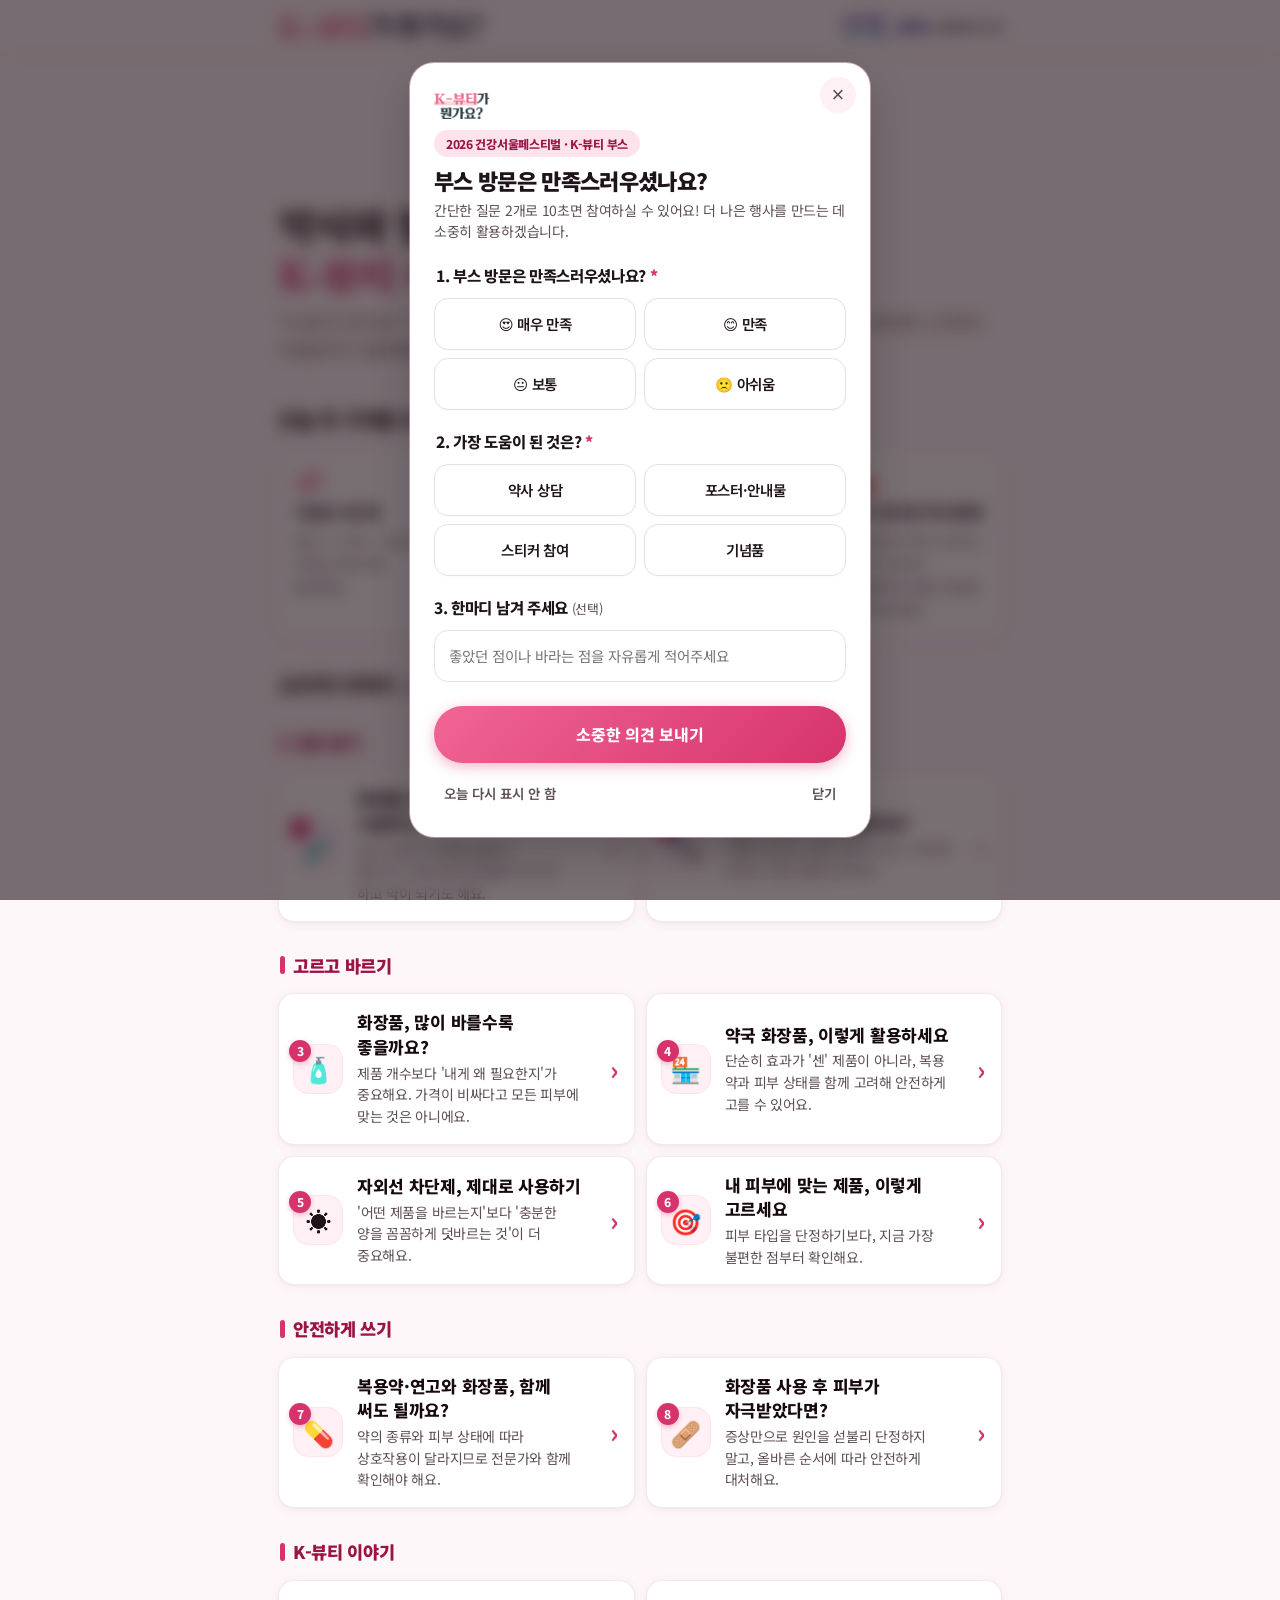
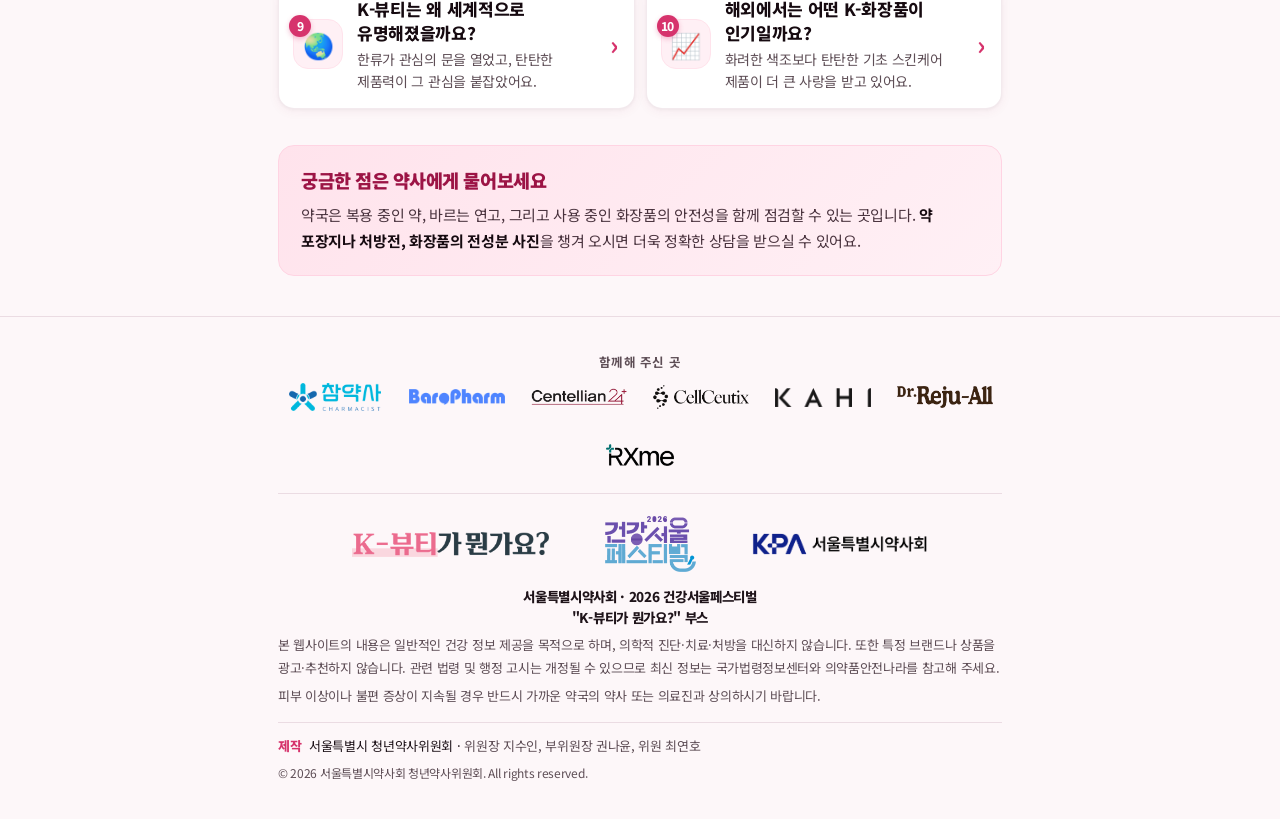
<file: index.html>
<!doctype html>
<html lang="ko">
<head>
<meta charset="utf-8">
<meta name="viewport" content="width=device-width, initial-scale=1, viewport-fit=cover">
<title>약사와 함께 읽는 K-뷰티</title>
<meta name="description" content="K-뷰티 부스에서 본 내용, 더 자세히 만나보세요. 서울특별시약사회가 정리한 화장품 성분과 올바른 사용법 안내입니다.">
<meta property="og:title" content="약사와 함께 읽는 K-뷰티">
<meta property="og:image" content="https://spafesta.github.io/kbeauty2026/assets/og-image.png">
<meta property="og:image:width" content="1200">
<meta property="og:image:height" content="630">
<meta name="twitter:card" content="summary_large_image">
<meta name="twitter:image" content="https://spafesta.github.io/kbeauty2026/assets/og-image.png">
<meta property="og:description" content="K-뷰티 부스에서 본 내용, 더 자세히 만나보세요. 서울특별시약사회가 정리한 화장품 성분과 올바른 사용법 안내입니다.">
<meta name="theme-color" content="#fff8fa">
<link rel="icon" href="assets/icon.svg" type="image/svg+xml">
<link rel="preconnect" href="https://fonts.googleapis.com">
<link rel="preconnect" href="https://fonts.gstatic.com" crossorigin>
<link rel="stylesheet" href="https://fonts.googleapis.com/css2?family=Noto+Sans+KR:wght@400;500;700;900&display=swap">
<link rel="stylesheet" href="https://fonts.googleapis.com/css2?family=Hahmlet:wght@700&display=swap&text=%EC%95%BD%EC%82%AC%EC%99%80%20%ED%95%A8%EA%BB%98%20%EC%9D%BD%EB%8A%94K-%EB%B7%B0%ED%8B%B0%EC%82%AC%EC%9A%A9%EC%84%A4%EB%AA%85%EC%84%9C">
<link rel="stylesheet" href="assets/style.css?v=1018d">
<script>
/* 예전 주소(index.html#routine)로 들어와도 해당 이야기로 보내 줘요 */
(function () {
  var id = decodeURIComponent(location.hash.slice(1));
  if (/^(ingredients|ingredients-more|routine|pharmacy|sunscreen|skin-concerns|medicine|irritation|why-kbeauty|popular)$/.test(id)) location.replace(id + '.html');
})();
</script>
</head>
<body>
<a class="skip" href="#main">본문 바로가기</a>
<header class="appbar">
<div class="wrap appbar-in">
<a class="brand" href="index.html"><img src="assets/logo-kbeauty-1line.png" alt="K-뷰티가 뭔가요?" class="bar-kb"></a>
<div class="bar-orgs"><img src="assets/logo-festival.png" alt="2026 건강서울페스티벌" class="bar-fest"><img src="assets/logo-kpa.png" alt="서울특별시약사회" class="bar-kpa"></div>
</div>
</header>

<main id="main" class="wrap">
<section class="hero">
<span class="eyebrow">2026 건강서울페스티벌 · 서울특별시약사회<br>"K-뷰티가 뭔가요?" 부스</span>
<h1><span class="l1">약사와 함께 읽는</span><i class="spark s1" aria-hidden="true">✦</i><br><span class="l2">K-뷰티 사용 설명서</span><i class="spark s2" aria-hidden="true">✦</i></h1>
<p class="lead">"K-뷰티가 뭔가요?" 부스에서 나눈 유익한 정보들을 더 자세히 만나보세요. 화장품 성분부터 올바른 스킨케어 사용법까지 서울특별시약사회 약사들이 알기 쉽게 정리했습니다.</p>
</section>

<h2 class="sec-title">오늘 꼭 기억할 4가지</h2>
<ul class="key-grid">
<li><span class="ic" aria-hidden="true">🧼</span><b>기본은 4단계</b>세안 → 수분 → 보습 → 자외선 차단이면 충분해요.</li>
<li><span class="ic" aria-hidden="true">🧪</span><b>새 제품은 하나씩</b>팔 안쪽에 먼저 발라 보고, 한 번에 하나씩 시작해요.</li>
<li><span class="ic" aria-hidden="true">☀️</span><b>선크림은 넉넉히</b>얼굴 전체에 손가락 두 마디 정도를 바르고, 야외에서는 약 2시간마다 덧발라요.</li>
<li><span class="ic" aria-hidden="true">💊</span><b>약이 있다면 약사에게</b>복용 중인 약이나 바르는 연고가 있다면 화장품과의 병용 여부를 함께 확인해요.</li>
</ul>

<h2 class="sec-title">10가지 이야기 <small>궁금한 주제를 눌러 보세요</small></h2>

<p class="group-label">성분 알기</p>
<div class="cards">
<a class="tcard" href="ingredients.html"><span class="ico" aria-hidden="true">🧪<em>1</em></span><span><b>화장품 성분, 제대로 알고 사용하기</b><small>같은 성분도 어디에, 얼마나 들어가느냐에 따라 화장품이 되기도 하고 약이 되기도 해요.</small></span></a>
<a class="tcard" href="ingredients-more.html"><span class="ico" aria-hidden="true">🔍<em>2</em></span><span><b>성분, 조금 더 알아볼까요?</b><small>이름이 달라도 같은 성분이 있고, 비슷해 보여도 다른 성분이 있어요.</small></span></a>
</div>

<p class="group-label">고르고 바르기</p>
<div class="cards">
<a class="tcard" href="routine.html"><span class="ico" aria-hidden="true">🧴<em>3</em></span><span><b>화장품, 많이 바를수록 좋을까요?</b><small>제품 개수보다 '내게 왜 필요한지'가 중요해요. 가격이 비싸다고 모든 피부에 맞는 것은 아니에요.</small></span></a>
<a class="tcard" href="pharmacy.html"><span class="ico" aria-hidden="true">🏪<em>4</em></span><span><b>약국 화장품, 이렇게 활용하세요</b><small>단순히 효과가 '센' 제품이 아니라, 복용 약과 피부 상태를 함께 고려해 안전하게 고를 수 있어요.</small></span></a>
<a class="tcard" href="sunscreen.html"><span class="ico" aria-hidden="true">☀️<em>5</em></span><span><b>자외선 차단제, 제대로 사용하기</b><small>'어떤 제품을 바르는지'보다 '충분한 양을 꼼꼼하게 덧바르는 것'이 더 중요해요.</small></span></a>
<a class="tcard" href="skin-concerns.html"><span class="ico" aria-hidden="true">🎯<em>6</em></span><span><b>내 피부에 맞는 제품, 이렇게 고르세요</b><small>피부 타입을 단정하기보다, 지금 가장 불편한 점부터 확인해요.</small></span></a>
</div>

<p class="group-label">안전하게 쓰기</p>
<div class="cards">
<a class="tcard" href="medicine.html"><span class="ico" aria-hidden="true">💊<em>7</em></span><span><b>복용약·연고와 화장품, 함께 써도 될까요?</b><small>약의 종류와 피부 상태에 따라 상호작용이 달라지므로 전문가와 함께 확인해야 해요.</small></span></a>
<a class="tcard" href="irritation.html"><span class="ico" aria-hidden="true">🩹<em>8</em></span><span><b>화장품 사용 후 피부가 자극받았다면?</b><small>증상만으로 원인을 섣불리 단정하지 말고, 올바른 순서에 따라 안전하게 대처해요.</small></span></a>
</div>

<p class="group-label">K-뷰티 이야기</p>
<div class="cards">
<a class="tcard" href="why-kbeauty.html"><span class="ico" aria-hidden="true">🌏<em>9</em></span><span><b>K-뷰티는 왜 세계적으로 유명해졌을까요?</b><small>한류가 관심의 문을 열었고, 탄탄한 제품력이 그 관심을 붙잡았어요.</small></span></a>
<a class="tcard" href="popular.html"><span class="ico" aria-hidden="true">📈<em>10</em></span><span><b>해외에서는 어떤 K-화장품이 인기일까요?</b><small>화려한 색조보다 탄탄한 기초 스킨케어 제품이 더 큰 사랑을 받고 있어요.</small></span></a>
</div>

<section class="ask">
<h2>궁금한 점은 약사에게 물어보세요</h2>
<p>약국은 복용 중인 약, 바르는 연고, 그리고 사용 중인 화장품의 안전성을 함께 점검할 수 있는 곳입니다. <strong>약 포장지나 처방전, 화장품의 전성분 사진</strong>을 챙겨 오시면 더욱 정확한 상담을 받으실 수 있어요.</p>
</section>
</main>

<footer class="foot"><div class="wrap">
<section class="sponsors" aria-label="함께해 주신 곳"><p class="sp-title">함께해 주신 곳</p><ul class="sp-list"><li><img src="assets/sponsors/01-charmacist.png" alt="참약사" loading="lazy"></li><li><img src="assets/sponsors/02-baropharm.png" alt="바로팜" loading="lazy"></li><li><img src="assets/sponsors/03-centellian24.png" alt="센텔리안24" loading="lazy"></li><li><img src="assets/sponsors/04-cellceutix.png" alt="셀슈틱스" loading="lazy"></li><li><img src="assets/sponsors/05-kahi.png" alt="가히" loading="lazy"></li><li><img src="assets/sponsors/06-dr-reju-all.png" alt="닥터리쥬올" loading="lazy"></li><li><img src="assets/sponsors/07-rxme.png" alt="알엑스미" loading="lazy"></li></ul></section>
<div class="logos foot-logos"><img src="assets/logo-kbeauty-1line.png" alt="K-뷰티가 뭔가요?" class="lg-kbs"><img src="assets/logo-festival.png" alt="2026 건강서울페스티벌" class="lg-fest"><img src="assets/logo-kpa.png" alt="서울특별시약사회" class="lg-kpa"></div>
<p class="org">서울특별시약사회 · 2026 건강서울페스티벌<br>"K-뷰티가 뭔가요?" 부스</p>
<p>본 웹사이트의 내용은 일반적인 건강 정보 제공을 목적으로 하며, 의학적 진단·치료·처방을 대신하지 않습니다. 또한 특정 브랜드나 상품을 광고·추천하지 않습니다. 관련 법령 및 행정 고시는 개정될 수 있으므로 최신 정보는 국가법령정보센터와 의약품안전나라를 참고해 주세요.</p>
<p>피부 이상이나 불편 증상이 지속될 경우 반드시 가까운 약국의 약사 또는 의료진과 상의하시기 바랍니다.</p>
<div class="credits"><p class="credit"><b>제작</b> 서울특별시 청년약사위원회<span class="sep"> · </span><span class="names">위원장 지수인, 부위원장 권나윤, 위원 최연호</span></p>
<p class="copy">© 2026 서울특별시약사회 청년약사위원회. All rights reserved.</p></div>
</div></footer>
<div class="survey" id="survey" hidden role="dialog" aria-modal="true" aria-labelledby="sv-title">
  <div class="sv-box">
    <button type="button" class="sv-x" id="sv-close" aria-label="닫기">×</button>
    <div id="sv-content">
      <img src="assets/logo-kbeauty.png" alt="K-뷰티가 뭔가요?" class="sv-kb">
<p class="sv-eyebrow">2026 건강서울페스티벌 · K-뷰티 부스</p>
      <h2 id="sv-title">부스 방문은 만족스러우셨나요?</h2>
      <p class="sv-sub">간단한 질문 2개로 10초면 참여하실 수 있어요! 더 나은 행사를 만드는 데 소중히 활용하겠습니다.</p>
      
      <!-- 숨김 iframe으로 백그라운드 전송 (CORS 차단 없이 구글폼에 100% 정상 저장) -->
      <iframe name="sv_hidden_frame" id="sv_hidden_frame" style="display:none;" aria-hidden="true"></iframe>

      <form id="sv-form" action="https://docs.google.com/forms/d/e/1FAIpQLSfaYmOX0_X5eqYm0w0gfnd2gLEqZD7apLxWpa7fwV1RPJ5GwA/formResponse" method="POST" target="sv_hidden_frame">
        <fieldset class="sv-group">
          <legend>1. 부스 방문은 만족스러우셨나요? <span class="req">*</span></legend>
          <div class="sv-opts">
            <label><input type="radio" name="entry.274961324" value="매우 만족" required><span>😍 매우 만족</span></label>
            <label><input type="radio" name="entry.274961324" value="만족"><span>😊 만족</span></label>
            <label><input type="radio" name="entry.274961324" value="보통"><span>😐 보통</span></label>
            <label><input type="radio" name="entry.274961324" value="아쉬움"><span>🙁 아쉬움</span></label>
          </div>
        </fieldset>

        <fieldset class="sv-group">
          <legend>2. 가장 도움이 된 것은? <span class="req">*</span></legend>
          <div class="sv-opts">
            <label><input type="radio" name="entry.1453852925" value="약사 상담" required><span>약사 상담</span></label>
            <label><input type="radio" name="entry.1453852925" value="포스터·안내물"><span>포스터·안내물</span></label>
            <label><input type="radio" name="entry.1453852925" value="스티커 참여"><span>스티커 참여</span></label>
            <label><input type="radio" name="entry.1453852925" value="기념품"><span>기념품</span></label>
          </div>
        </fieldset>

        <div class="sv-group">
          <label class="sv-text" for="sv-q3">3. 한마디 남겨 주세요 <small>(선택)</small></label>
          <input id="sv-q3" name="entry.917182338" type="text" maxlength="200" placeholder="좋았던 점이나 바라는 점을 자유롭게 적어주세요">
        </div>

        <button type="submit" class="sv-send" id="sv-btn">소중한 의견 보내기</button>
        <div class="sv-foot-btns">
          <button type="button" class="sv-today" id="sv-today">오늘 다시 표시 안 함</button>
          <button type="button" class="sv-close-btn" id="sv-close-text">닫기</button>
        </div>
      </form>
    </div>

    <div id="sv-done" hidden class="sv-done-box">
      <div class="sv-heart">💖</div>
      <h3>소중한 의견 감사합니다!</h3>
      <p>보내주신 소중한 의견은 더 유익하고 알찬 부스를 운영하는 데 큰 힘이 됩니다.</p>
    </div>
  </div>
</div>

<script>
(function () {
  var KEY = "kb2026-survey-done";
  var box = document.getElementById("survey");
  var form = document.getElementById("sv-form");
  var content = document.getElementById("sv-content");
  var done = document.getElementById("sv-done");

  function getTodayStr() {
    var d = new Date();
    var m = (d.getMonth() + 1).toString().padStart(2, '0');
    var day = d.getDate().toString().padStart(2, '0');
    return d.getFullYear() + '-' + m + '-' + day;
  }

  function shouldHide() {
    try {
      if (location.search.indexOf("survey") !== -1 || location.search.indexOf("test") !== -1) {
        localStorage.removeItem(KEY);
        return false;
      }
      var val = localStorage.getItem(KEY);
      if (!val) return false;
      if (val === "sent") return true;         // 이미 제출 완료
      if (val === getTodayStr()) return true;  // 오늘 다시 표시 안 함 설정됨
      return false;
    } catch (e) {
      return false;
    }
  }

  // 단순 닫기 (새로고침하면 다시 뜸)
  function closeTemp() {
    box.hidden = true;
    document.body.classList.remove("sv-lock");
  }

  // 오늘 다시 보지 않기
  function closeForToday() {
    box.hidden = true;
    document.body.classList.remove("sv-lock");
    try { localStorage.setItem(KEY, getTodayStr()); } catch (e) {}
  }

  if (shouldHide()) return;

  setTimeout(function () { 
    box.hidden = false; 
    document.body.classList.add("sv-lock"); 
  }, 700);

  // X버튼, 닫기 텍스트, 배경 클릭, ESC 키는 단순 닫기 (새로고침 시 다시 노출)
  document.getElementById("sv-close").onclick = closeTemp;
  document.getElementById("sv-close-text").onclick = closeTemp;
  box.addEventListener("click", function (e) { if (e.target === box) closeTemp(); });
  document.addEventListener("keydown", function (e) { if (e.key === "Escape" && !box.hidden) closeTemp(); });

  // 오늘 다시 표시 안 함 버튼
  document.getElementById("sv-today").onclick = closeForToday;

  // 폼 전송: 브라우저 기본 전송이 hidden iframe을 타겟으로 실행됨
  var submitted = false;
  form.addEventListener("submit", function () {
    submitted = true;
    var btn = document.getElementById("sv-btn");
    btn.disabled = true;
    btn.textContent = "전송하는 중...";

    // 완료 화면 전환 및 영구 제출완료 마킹
    content.hidden = true;
    done.hidden = false;
    try { localStorage.setItem(KEY, "sent"); } catch (e) {}
    setTimeout(function () {
      box.hidden = true;
      document.body.classList.remove("sv-lock");
    }, 1800);
  });
})();
</script>
</body>
</html>
</file>
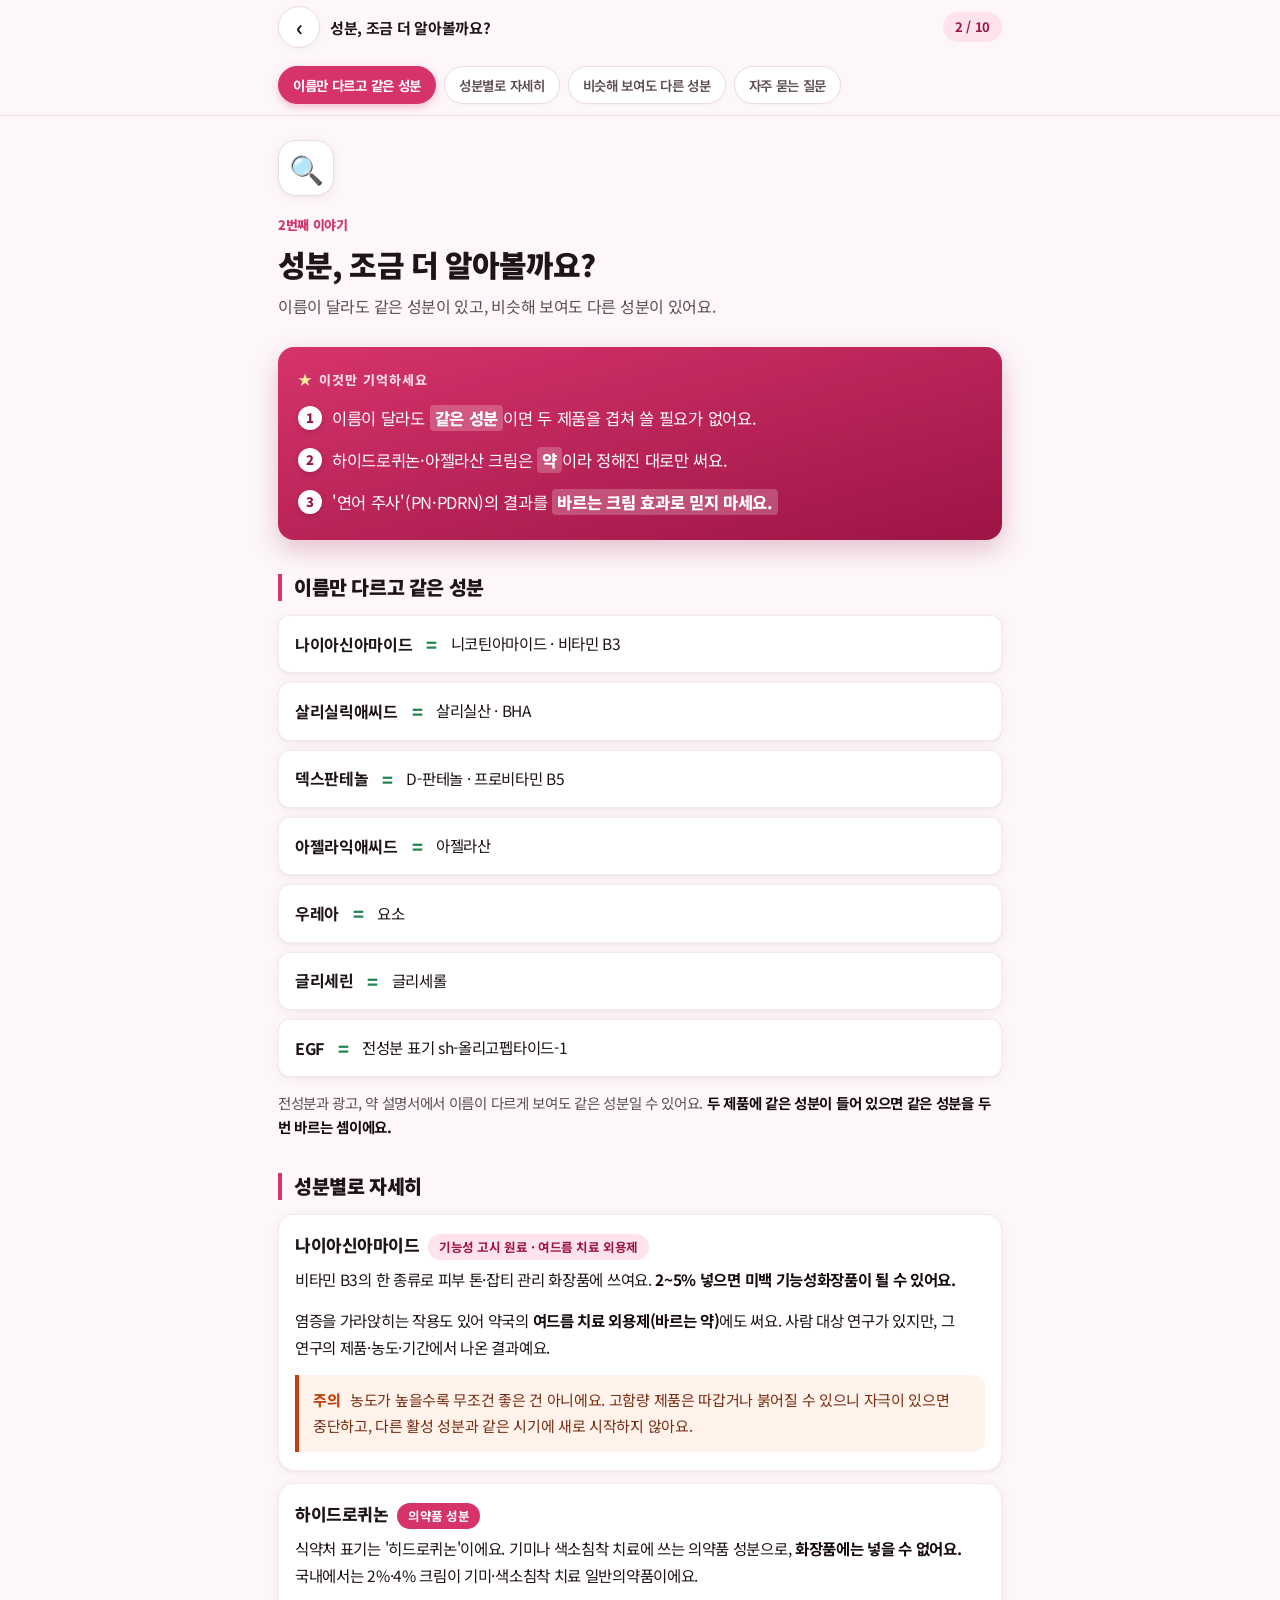
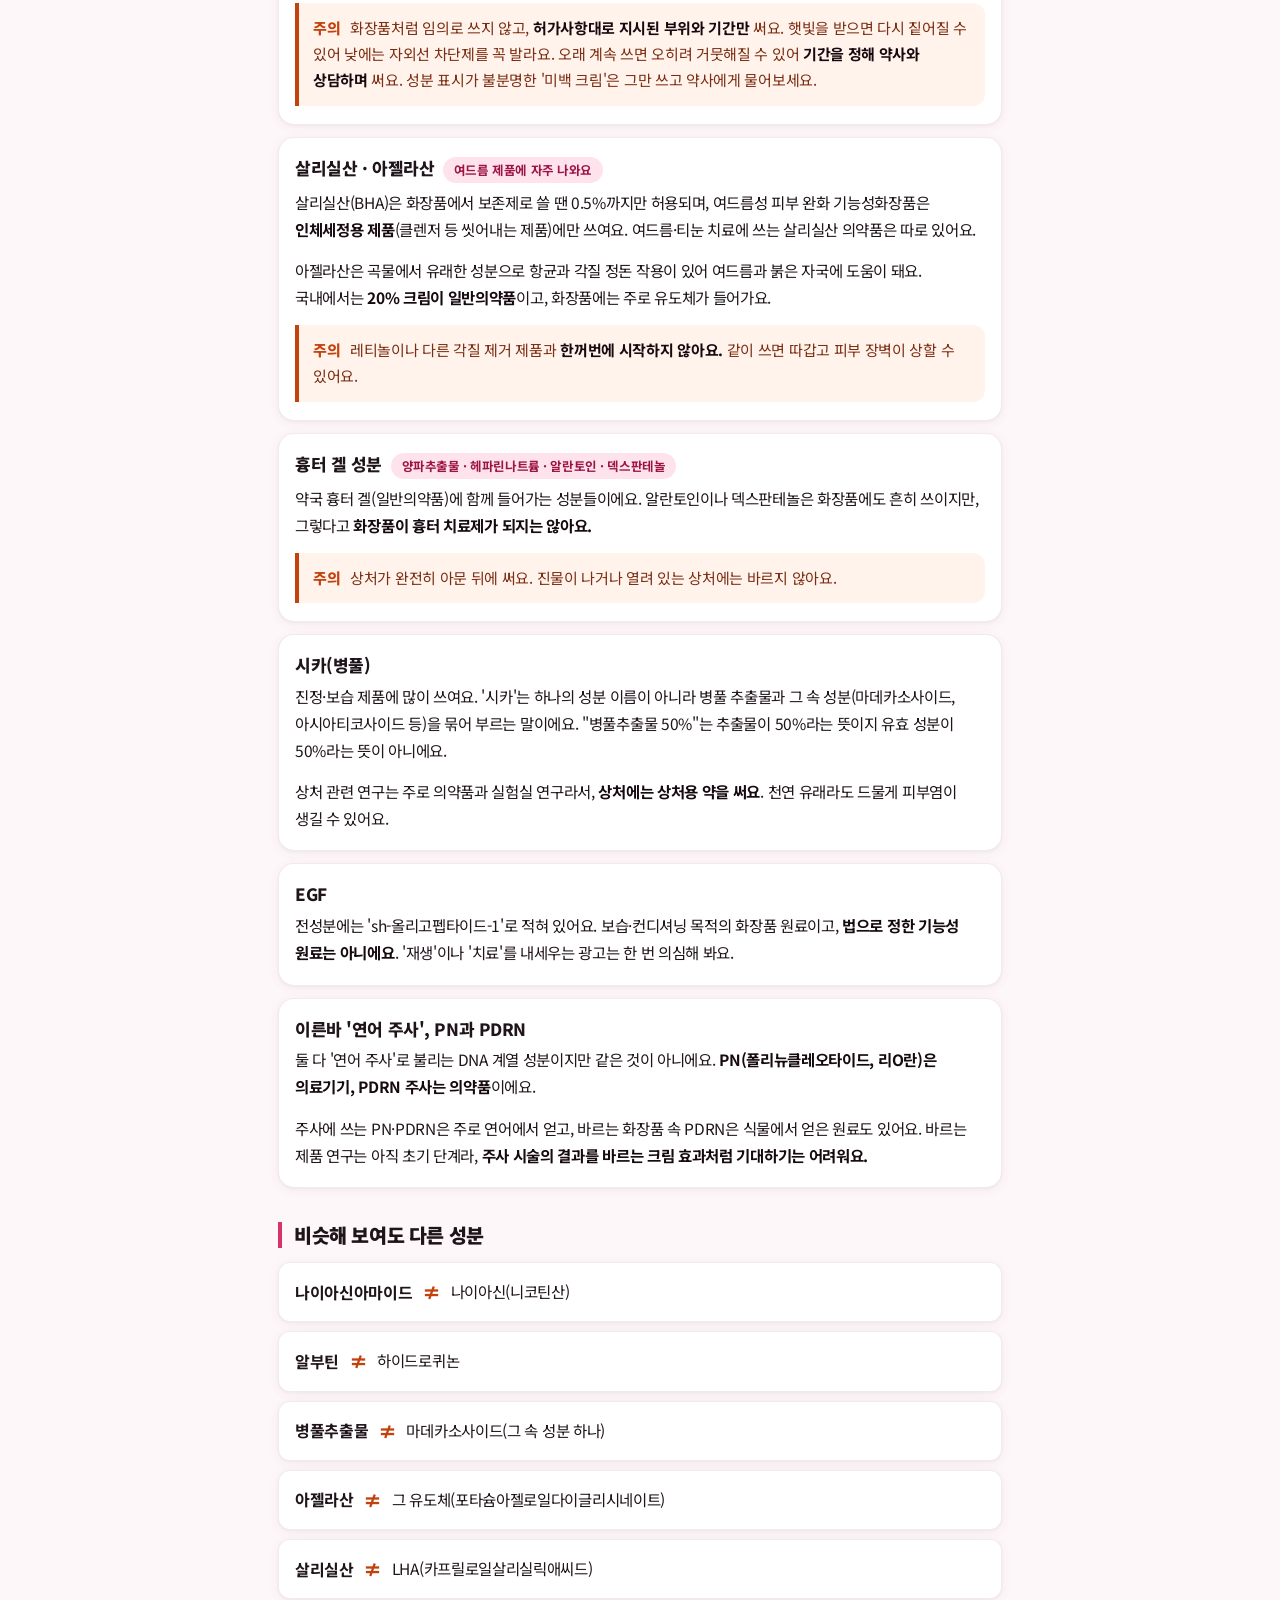
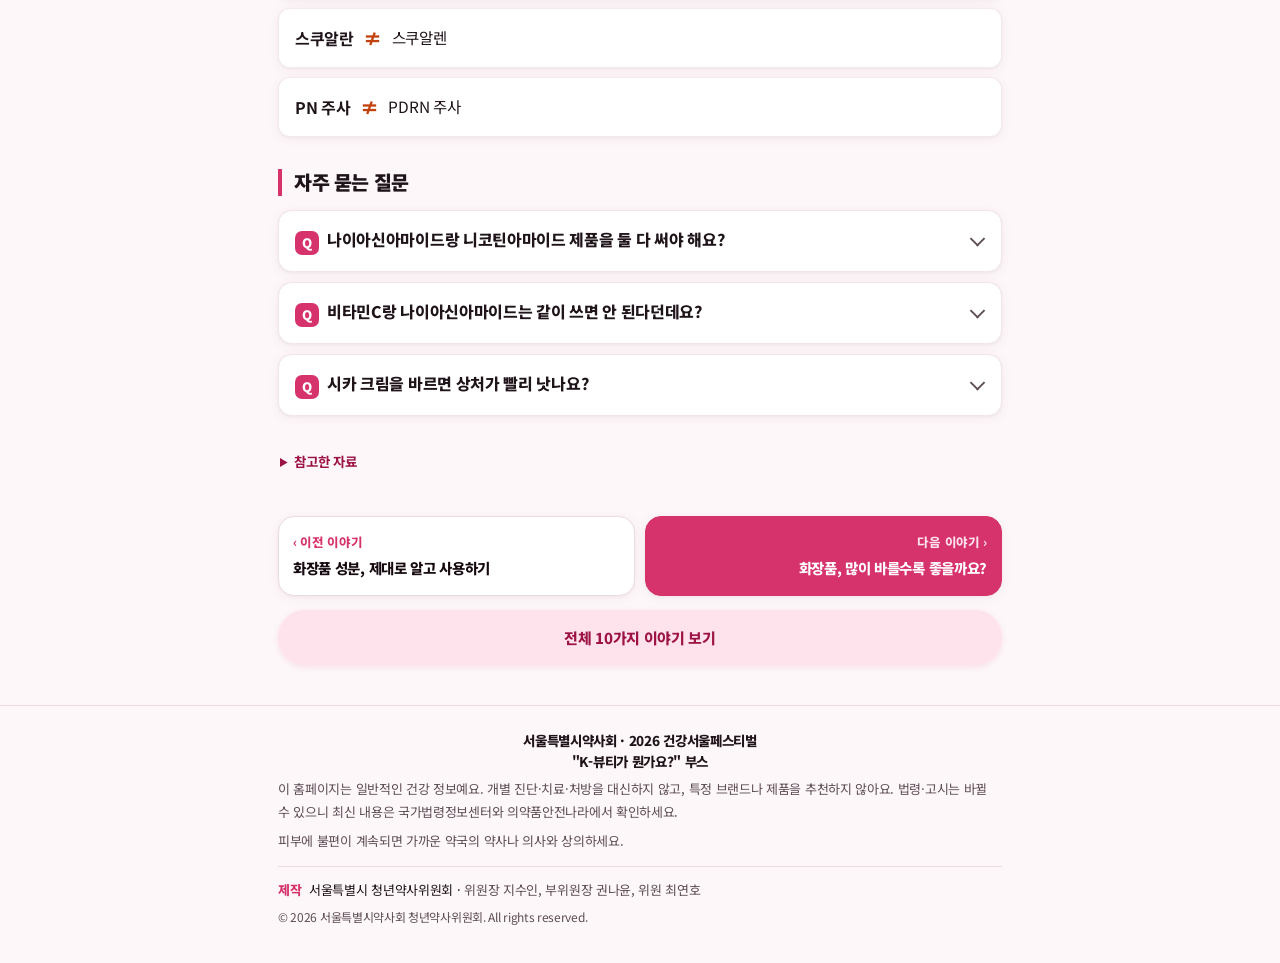
<file: ingredients-more.html>
<!doctype html>
<html lang="ko">
<head>
<meta charset="utf-8">
<meta name="viewport" content="width=device-width, initial-scale=1, viewport-fit=cover">
<title>성분, 조금 더 알아볼까요? | 약사와 함께 읽는 K-뷰티</title>
<meta name="description" content="이름이 달라도 같은 성분이 있고, 비슷해 보여도 다른 성분이 있어요.">
<meta property="og:title" content="성분, 조금 더 알아볼까요?">
<meta property="og:image" content="https://spafesta.github.io/kbeauty2026/assets/og-image.png">
<meta property="og:image:width" content="1200">
<meta property="og:image:height" content="630">
<meta name="twitter:card" content="summary_large_image">
<meta name="twitter:image" content="https://spafesta.github.io/kbeauty2026/assets/og-image.png">
<meta property="og:description" content="이름이 달라도 같은 성분이 있고, 비슷해 보여도 다른 성분이 있어요.">
<meta name="theme-color" content="#fff8fa">
<link rel="icon" href="assets/icon.svg" type="image/svg+xml">
<link rel="preconnect" href="https://fonts.googleapis.com">
<link rel="preconnect" href="https://fonts.gstatic.com" crossorigin>
<link rel="stylesheet" href="https://fonts.googleapis.com/css2?family=Noto+Sans+KR:wght@400;500;700;900&display=swap">
<link rel="stylesheet" href="assets/style.css?v=1018d">
</head>
<body data-prev="ingredients.html" data-next="routine.html">
<a class="skip" href="#main">본문 바로가기</a>
<header class="appbar">
<div class="wrap appbar-in"><a class="back" href="index.html" aria-label="처음으로">‹</a><span class="appbar-title">성분, 조금 더 알아볼까요?</span><span class="appbar-pos">2 / 10</span></div>
<div class="progress" aria-hidden="true"><i></i></div>
<nav class="toc" aria-label="이 페이지의 목차"></nav>
</header>
<main id="main" class="wrap">
<div class="thead">
<div class="ico" aria-hidden="true">🔍</div>
<span class="tag-n">2번째 이야기</span>
<h1>성분, 조금 더 알아볼까요?</h1>
<p class="lead">이름이 달라도 같은 성분이 있고, 비슷해 보여도 다른 성분이 있어요.</p>
</div>
<div class="keybox"><p class="kb-title">이것만 기억하세요</p><ol><li>이름이 달라도 <b>같은 성분</b>이면 두 제품을 겹쳐 쓸 필요가 없어요.</li><li>하이드로퀴논·아젤라산 크림은 <b>약</b>이라 정해진 대로만 써요.</li><li>'연어 주사'(PN·PDRN)의 결과를 <b>바르는 크림 효과로 믿지 마세요.</b></li></ol></div>

<section>
<h3>이름만 다르고 같은 성분</h3>
<ul class="eq">
<li><b>나이아신아마이드</b><span>=</span>니코틴아마이드 · 비타민 B3</li>
<li><b>살리실릭애씨드</b><span>=</span>살리실산 · BHA</li>
<li><b>덱스판테놀</b><span>=</span>D-판테놀 · 프로비타민 B5</li>
<li><b>아젤라익애씨드</b><span>=</span>아젤라산</li>
<li><b>우레아</b><span>=</span>요소</li>
<li><b>글리세린</b><span>=</span>글리세롤</li>
<li><b>EGF</b><span>=</span>전성분 표기 sh-올리고펩타이드-1</li>
</ul>
<p class="note">전성분과 광고, 약 설명서에서 이름이 다르게 보여도 같은 성분일 수 있어요. <strong>두 제품에 같은 성분이 들어 있으면 같은 성분을 두 번 바르는 셈이에요.</strong></p>
</section>

<section>
<h3>성분별로 자세히</h3>
<div class="stack">
<article class="card">
<h4>나이아신아마이드 <span class="pill">기능성 고시 원료 · 여드름 치료 외용제</span></h4>
<p>비타민 B3의 한 종류로 피부 톤·잡티 관리 화장품에 쓰여요. <strong>2~5% 넣으면 미백 기능성화장품이 될 수 있어요.</strong></p>
<p>염증을 가라앉히는 작용도 있어 약국의 <strong>여드름 치료 외용제(바르는 약)</strong>에도 써요. 사람 대상 연구가 있지만, 그 연구의 제품·농도·기간에서 나온 결과예요.</p>
<p class="warn-line"><b>주의</b> 농도가 높을수록 무조건 좋은 건 아니에요. 고함량 제품은 따갑거나 붉어질 수 있으니 자극이 있으면 중단하고, 다른 활성 성분과 같은 시기에 새로 시작하지 않아요.</p>
</article>
<article class="card">
<h4>하이드로퀴논 <span class="pill strong">의약품 성분</span></h4>
<p>식약처 표기는 '히드로퀴논'이에요. 기미나 색소침착 치료에 쓰는 의약품 성분으로, <strong>화장품에는 넣을 수 없어요.</strong> 국내에서는 2%·4% 크림이 기미·색소침착 치료 일반의약품이에요.</p>
<p class="warn-line"><b>주의</b> 화장품처럼 임의로 쓰지 않고, <strong>허가사항대로 지시된 부위와 기간만</strong> 써요. 햇빛을 받으면 다시 짙어질 수 있어 낮에는 자외선 차단제를 꼭 발라요. 오래 계속 쓰면 오히려 거뭇해질 수 있어 <strong>기간을 정해 약사와 상담하며</strong> 써요. 성분 표시가 불분명한 '미백 크림'은 그만 쓰고 약사에게 물어보세요.</p>
</article>
<article class="card">
<h4>살리실산 · 아젤라산 <span class="pill">여드름 제품에 자주 나와요</span></h4>
<p>살리실산(BHA)은 화장품에서 보존제로 쓸 땐 0.5%까지만 허용되며, 여드름성 피부 완화 기능성화장품은 <b>인체세정용 제품</b>(클렌저 등 씻어내는 제품)에만 쓰여요. 여드름·티눈 치료에 쓰는 살리실산 의약품은 따로 있어요.</p>
<p>아젤라산은 곡물에서 유래한 성분으로 항균과 각질 정돈 작용이 있어 여드름과 붉은 자국에 도움이 돼요. 국내에서는 <strong>20% 크림이 일반의약품</strong>이고, 화장품에는 주로 유도체가 들어가요.</p>
<p class="warn-line"><b>주의</b> 레티놀이나 다른 각질 제거 제품과 <strong>한꺼번에 시작하지 않아요.</strong> 같이 쓰면 따갑고 피부 장벽이 상할 수 있어요.</p>
</article>
<article class="card">
<h4>흉터 겔 성분 <span class="pill">양파추출물 · 헤파린나트륨 · 알란토인 · 덱스판테놀</span></h4>
<p>약국 흉터 겔(일반의약품)에 함께 들어가는 성분들이에요. 알란토인이나 덱스판테놀은 화장품에도 흔히 쓰이지만, 그렇다고 <strong>화장품이 흉터 치료제가 되지는 않아요.</strong></p>
<p class="warn-line"><b>주의</b> 상처가 완전히 아문 뒤에 써요. 진물이 나거나 열려 있는 상처에는 바르지 않아요.</p>
</article>
<article class="card">
<h4>시카(병풀)</h4>
<p>진정·보습 제품에 많이 쓰여요. '시카'는 하나의 성분 이름이 아니라 병풀 추출물과 그 속 성분(마데카소사이드, 아시아티코사이드 등)을 묶어 부르는 말이에요. "병풀추출물 50%"는 추출물이 50%라는 뜻이지 유효 성분이 50%라는 뜻이 아니에요.</p>
<p>상처 관련 연구는 주로 의약품과 실험실 연구라서, <strong>상처에는 상처용 약을 써요</strong>. 천연 유래라도 드물게 피부염이 생길 수 있어요.</p>
</article>
<article class="card">
<h4>EGF</h4>
<p>전성분에는 'sh-올리고펩타이드-1'로 적혀 있어요. 보습·컨디셔닝 목적의 화장품 원료이고, <strong>법으로 정한 기능성 원료는 아니에요</strong>. '재생'이나 '치료'를 내세우는 광고는 한 번 의심해 봐요.</p>
</article>
<article class="card">
<h4>이른바 '연어 주사', PN과 PDRN</h4>
<p>둘 다 '연어 주사'로 불리는 DNA 계열 성분이지만 같은 것이 아니에요. <b>PN(폴리뉴클레오타이드, 리O란)은 의료기기, PDRN 주사는 의약품</b>이에요.</p>
<p>주사에 쓰는 PN·PDRN은 주로 연어에서 얻고, 바르는 화장품 속 PDRN은 식물에서 얻은 원료도 있어요. 바르는 제품 연구는 아직 초기 단계라, <strong>주사 시술의 결과를 바르는 크림 효과처럼 기대하기는 어려워요.</strong></p>
</article>
</div>
</section>

<section>
<h3>비슷해 보여도 다른 성분</h3>
<ul class="eq ne">
<li><b>나이아신아마이드</b><span>≠</span>나이아신(니코틴산)</li>
<li><b>알부틴</b><span>≠</span>하이드로퀴논</li>
<li><b>병풀추출물</b><span>≠</span>마데카소사이드(그 속 성분 하나)</li>
<li><b>아젤라산</b><span>≠</span>그 유도체(포타슘아젤로일다이글리시네이트)</li>
<li><b>살리실산</b><span>≠</span>LHA(카프릴로일살리실릭애씨드)</li>
<li><b>스쿠알란</b><span>≠</span>스쿠알렌</li>
<li><b>PN 주사</b><span>≠</span>PDRN 주사</li>
</ul>
</section>
<section class="faq"><h3>자주 묻는 질문</h3>
<details class="qa-item"><summary>나이아신아마이드랑 니코틴아마이드 제품을 둘 다 써야 해요?</summary><p><strong>같은 성분이라 둘 다 살 필요가 없어요.</strong> 두 제품을 겹쳐 바르면 같은 성분을 두 번 바르는 셈이에요.</p></details>
<details class="qa-item"><summary>비타민C랑 나이아신아마이드는 같이 쓰면 안 된다던데요?</summary><p>평소처럼 같이 써도 안 된다는 근거는 약해요. 겹쳐 발랐을 때 따가우면 아침과 저녁으로 나눠 쓰면 돼요.</p></details>
<details class="qa-item"><summary>시카 크림을 바르면 상처가 빨리 낫나요?</summary><p>아니에요. 상처는 소독약이나 상처용 연고 같은 <b>상처용 의약품</b>으로 먼저 치료해요. 시카 크림은 상처가 다 아문 뒤 보습용으로 쓰고, <strong>진물이 나는 열린 상처에는 바르지 않아요.</strong></p></details>
</section>
<details class="refs"><summary>참고한 자료</summary><ol><li>식약처 「기능성화장품 심사에 관한 규정」</li><li>의약품안전나라(nedrug.mfds.go.kr) 허가사항</li><li>Bissett DL 외. Int J Cosmet Sci 2004;26(5):231–238</li><li>「화장품 안전기준 등에 관한 규정」 별표2(살리실릭애씨드), 화장품법 시행규칙 제2조</li></ol></details>
<nav class="pager" aria-label="다른 이야기">
<a class="prev" href="ingredients.html"><small>‹ 이전 이야기</small><b>화장품 성분, 제대로 알고 사용하기</b></a>
<a class="next" href="routine.html"><small>다음 이야기 ›</small><b>화장품, 많이 바를수록 좋을까요?</b></a>
</nav>
<a class="home-link" href="index.html">전체 10가지 이야기 보기</a>
</main>
<footer class="foot"><div class="wrap">
<p class="org">서울특별시약사회 · 2026 건강서울페스티벌<br>"K-뷰티가 뭔가요?" 부스</p>
<p>이 홈페이지는 일반적인 건강 정보예요. 개별 진단·치료·처방을 대신하지 않고, 특정 브랜드나 제품을 추천하지 않아요. 법령·고시는 바뀔 수 있으니 최신 내용은 국가법령정보센터와 의약품안전나라에서 확인하세요.</p>
<p>피부에 불편이 계속되면 가까운 약국의 약사나 의사와 상의하세요.</p>
<div class="credits"><p class="credit"><b>제작</b> 서울특별시 청년약사위원회<span class="sep"> · </span><span class="names">위원장 지수인, 부위원장 권나윤, 위원 최연호</span></p>
<p class="copy">© 2026 서울특별시약사회 청년약사위원회. All rights reserved.</p></div>
</div></footer>
<script src="assets/app.js"></script>
</body>
</html>
</file>
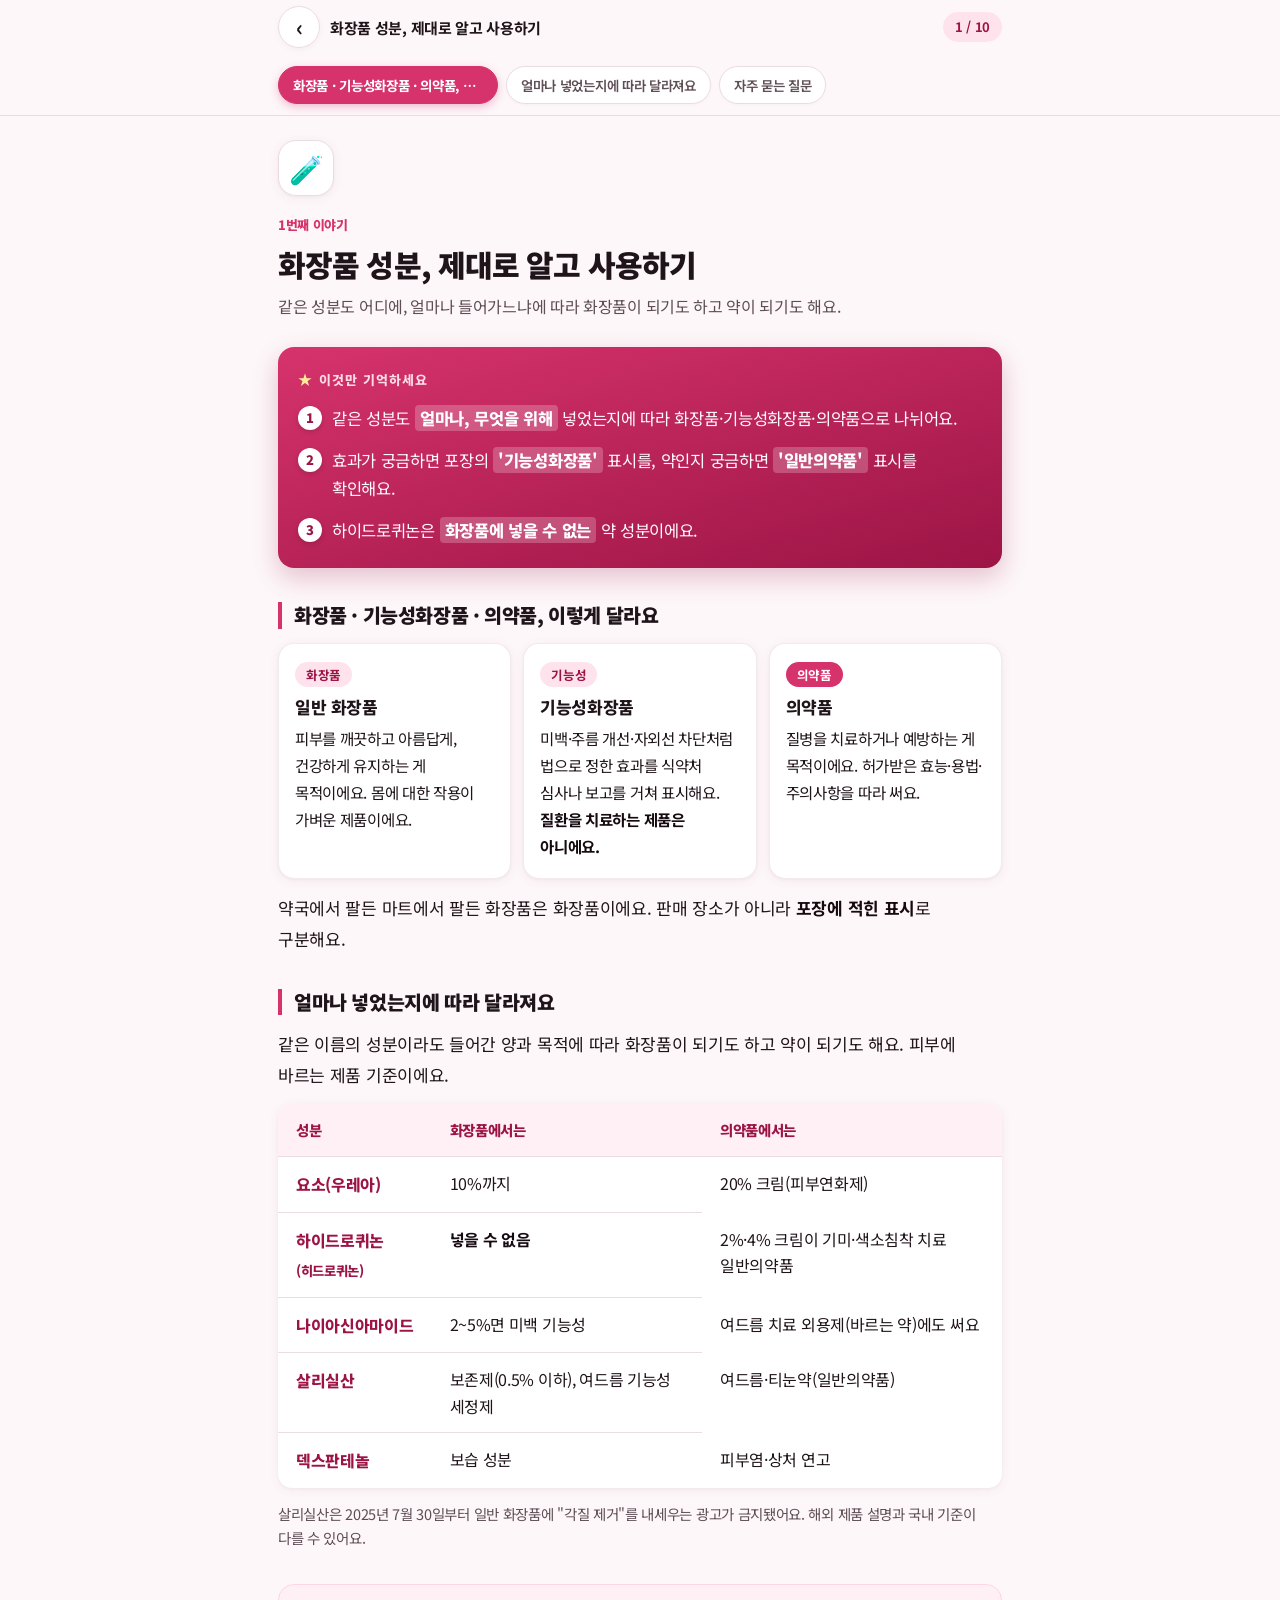
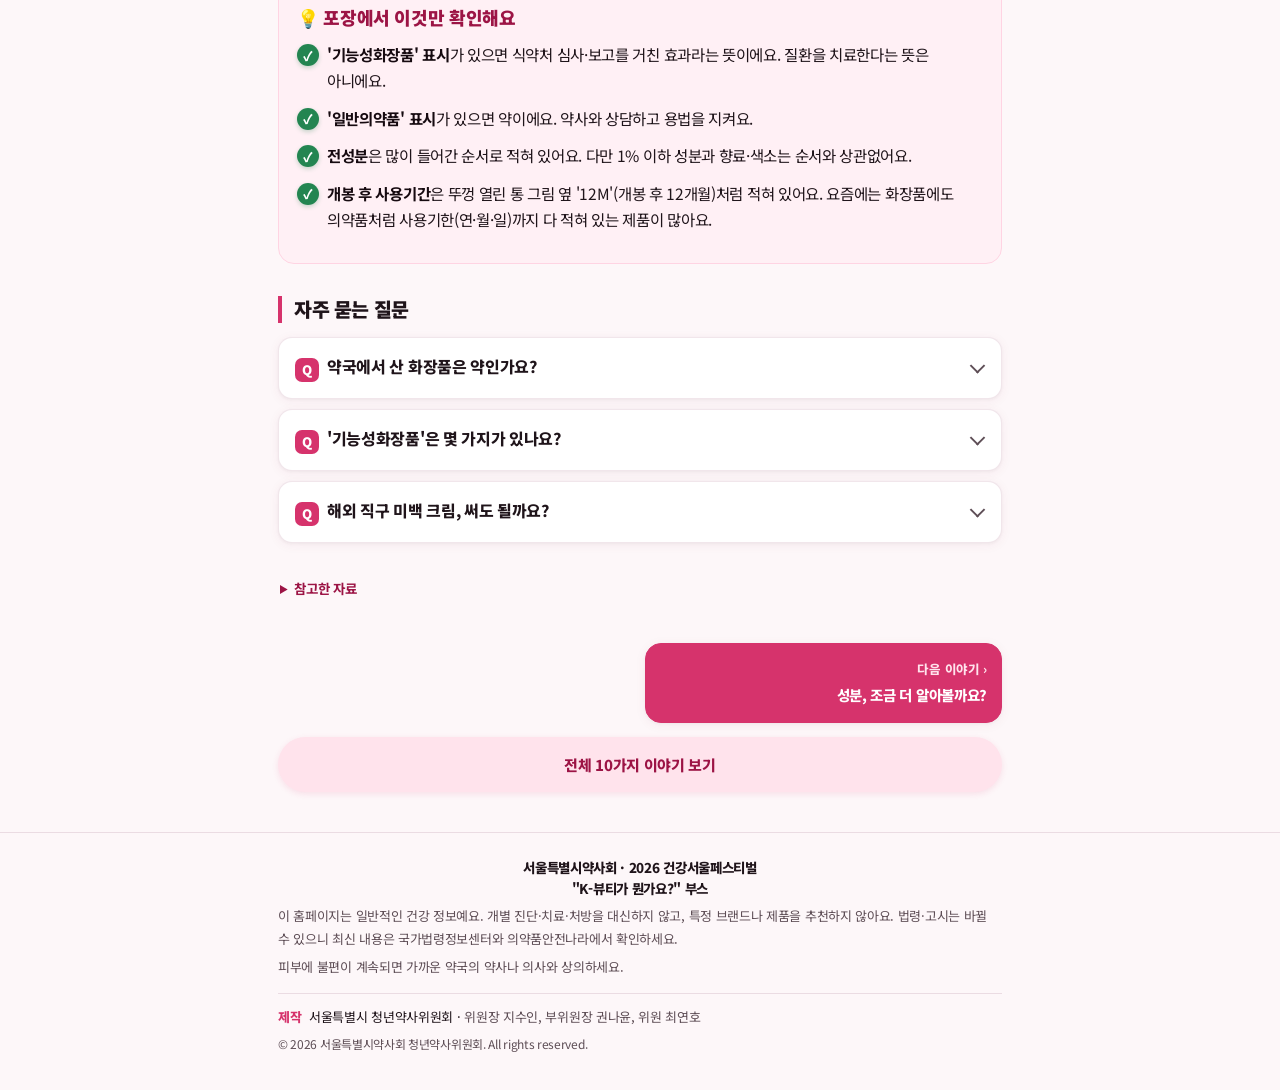
<file: ingredients.html>
<!doctype html>
<html lang="ko">
<head>
<meta charset="utf-8">
<meta name="viewport" content="width=device-width, initial-scale=1, viewport-fit=cover">
<title>화장품 성분, 제대로 알고 사용하기 | 약사와 함께 읽는 K-뷰티</title>
<meta name="description" content="같은 성분도 어디에, 얼마나 들어가느냐에 따라 화장품이 되기도 하고 약이 되기도 해요.">
<meta property="og:title" content="화장품 성분, 제대로 알고 사용하기">
<meta property="og:image" content="https://spafesta.github.io/kbeauty2026/assets/og-image.png">
<meta property="og:image:width" content="1200">
<meta property="og:image:height" content="630">
<meta name="twitter:card" content="summary_large_image">
<meta name="twitter:image" content="https://spafesta.github.io/kbeauty2026/assets/og-image.png">
<meta property="og:description" content="같은 성분도 어디에, 얼마나 들어가느냐에 따라 화장품이 되기도 하고 약이 되기도 해요.">
<meta name="theme-color" content="#fff8fa">
<link rel="icon" href="assets/icon.svg" type="image/svg+xml">
<link rel="preconnect" href="https://fonts.googleapis.com">
<link rel="preconnect" href="https://fonts.gstatic.com" crossorigin>
<link rel="stylesheet" href="https://fonts.googleapis.com/css2?family=Noto+Sans+KR:wght@400;500;700;900&display=swap">
<link rel="stylesheet" href="assets/style.css?v=1018d">
</head>
<body data-prev="" data-next="ingredients-more.html">
<a class="skip" href="#main">본문 바로가기</a>
<header class="appbar">
<div class="wrap appbar-in"><a class="back" href="index.html" aria-label="처음으로">‹</a><span class="appbar-title">화장품 성분, 제대로 알고 사용하기</span><span class="appbar-pos">1 / 10</span></div>
<div class="progress" aria-hidden="true"><i></i></div>
<nav class="toc" aria-label="이 페이지의 목차"></nav>
</header>
<main id="main" class="wrap">
<div class="thead">
<div class="ico" aria-hidden="true">🧪</div>
<span class="tag-n">1번째 이야기</span>
<h1>화장품 성분, 제대로 알고 사용하기</h1>
<p class="lead">같은 성분도 어디에, 얼마나 들어가느냐에 따라 화장품이 되기도 하고 약이 되기도 해요.</p>
</div>
<div class="keybox"><p class="kb-title">이것만 기억하세요</p><ol><li>같은 성분도 <b>얼마나, 무엇을 위해</b> 넣었는지에 따라 화장품·기능성화장품·의약품으로 나뉘어요.</li><li>효과가 궁금하면 포장의 <b>'기능성화장품'</b> 표시를, 약인지 궁금하면 <b>'일반의약품'</b> 표시를 확인해요.</li><li>하이드로퀴논은 <b>화장품에 넣을 수 없는</b> 약 성분이에요.</li></ol></div>

<section>
<h3>화장품 · 기능성화장품 · 의약품, 이렇게 달라요</h3>
<div class="grid3">
  <div class="card"><span class="pill">화장품</span><h4>일반 화장품</h4><p>피부를 깨끗하고 아름답게, 건강하게 유지하는 게 목적이에요. 몸에 대한 작용이 가벼운 제품이에요.</p></div>
  <div class="card"><span class="pill">기능성</span><h4>기능성화장품</h4><p>미백·주름 개선·자외선 차단처럼 법으로 정한 효과를 식약처 심사나 보고를 거쳐 표시해요. <strong>질환을 치료하는 제품은 아니에요.</strong></p></div>
  <div class="card"><span class="pill strong">의약품</span><h4>의약품</h4><p>질병을 치료하거나 예방하는 게 목적이에요. 허가받은 효능·용법·주의사항을 따라 써요.</p></div>
</div>
<p>약국에서 팔든 마트에서 팔든 화장품은 화장품이에요. 판매 장소가 아니라 <b>포장에 적힌 표시</b>로 구분해요.</p>
</section>

<section>
<h3>얼마나 넣었는지에 따라 달라져요</h3>
<p>같은 이름의 성분이라도 들어간 양과 목적에 따라 화장품이 되기도 하고 약이 되기도 해요. 피부에 바르는 제품 기준이에요.</p>
<div class="table-wrap"><table>
<thead><tr><th>성분</th><th>화장품에서는</th><th>의약품에서는</th></tr></thead>
<tbody>
<tr><th data-label="성분">요소(우레아)</th><td data-label="화장품에서는">10%까지</td><td data-label="의약품에서는">20% 크림(피부연화제)</td></tr>
<tr><th data-label="성분">하이드로퀴논<br><small>(히드로퀴논)</small></th><td data-label="화장품에서는"><b>넣을 수 없음</b></td><td data-label="의약품에서는">2%·4% 크림이 기미·색소침착 치료 일반의약품</td></tr>
<tr><th data-label="성분">나이아신아마이드</th><td data-label="화장품에서는">2~5%면 미백 기능성</td><td data-label="의약품에서는">여드름 치료 외용제(바르는 약)에도 써요</td></tr>
<tr><th data-label="성분">살리실산</th><td data-label="화장품에서는">보존제(0.5% 이하), 여드름 기능성 세정제</td><td data-label="의약품에서는">여드름·티눈약(일반의약품)</td></tr>
<tr><th data-label="성분">덱스판테놀</th><td data-label="화장품에서는">보습 성분</td><td data-label="의약품에서는">피부염·상처 연고</td></tr>
</tbody></table></div>
<p class="note">살리실산은 2025년 7월 30일부터 일반 화장품에 "각질 제거"를 내세우는 광고가 금지됐어요. 해외 제품 설명과 국내 기준이 다를 수 있어요.</p>
</section>

<section class="callout">
<h3>포장에서 이것만 확인해요</h3>
<ul class="check">
<li><b>'기능성화장품' 표시</b>가 있으면 식약처 심사·보고를 거친 효과라는 뜻이에요. 질환을 치료한다는 뜻은 아니에요.</li>
<li><b>'일반의약품' 표시</b>가 있으면 약이에요. 약사와 상담하고 용법을 지켜요.</li>
<li><b>전성분</b>은 많이 들어간 순서로 적혀 있어요. 다만 1% 이하 성분과 향료·색소는 순서와 상관없어요.</li>
<li><b>개봉 후 사용기간</b>은 뚜껑 열린 통 그림 옆 '12M'(개봉 후 12개월)처럼 적혀 있어요. 요즘에는 화장품에도 의약품처럼 사용기한(연·월·일)까지 다 적혀 있는 제품이 많아요.</li>
</ul>
</section>
<section class="faq"><h3>자주 묻는 질문</h3>
<details class="qa-item"><summary>약국에서 산 화장품은 약인가요?</summary><p>아니에요. '약국 화장품'이라는 법적 분류는 없어요. <strong>포장에 '일반의약품'이라고 적혀 있을 때만 약이에요.</strong></p></details>
<details class="qa-item"><summary>'기능성화장품'은 몇 가지가 있나요?</summary><p>법으로 정한 효과는 미백, 주름 개선, 자외선 차단, 태닝, 염모, 제모, 탈모 증상 완화, 여드름성 피부 완화(씻어내는 제품만), 피부장벽 기능 회복으로 가려움 개선, 튼살 붉은 선 완화 등이에요. 이 표시가 없는 제품은 이런 효과를 내세울 수 없어요.</p></details>
<details class="qa-item"><summary>해외 직구 미백 크림, 써도 될까요?</summary><p>성분 표시가 불분명한 미백 크림은 쓰지 말고 약사에게 물어보세요. 국내 화장품에 쓸 수 없는 하이드로퀴논 같은 성분이 들어 있을 수 있어요. 식약처가 2025년 해외직구 화장품 1,080개를 검사했을 때 <strong>약 21%가 국내 안전기준에 맞지 않았어요</strong>.</p></details>
</section>
<details class="refs"><summary>참고한 자료</summary><ol><li>화장품법 제2조·제4조</li><li>식품의약품안전처 「기능성화장품 심사에 관한 규정」(고시 원료·함량)</li><li>「화장품 안전기준 등에 관한 규정」 별표1(히드로퀴논)·별표2(우레아 10%, 살리실릭애씨드)</li><li>화장품법 시행규칙 제2조(기능성화장품의 범위)·별표4(표시기준)</li><li>식약처 발표, 살리실산 '각질 제거' 표시·광고 금지(2025.7.30 시행)</li><li>식약처 발표, 해외직구 화장품 안전성 검사 결과(2025.12)</li></ol></details>
<nav class="pager" aria-label="다른 이야기">
<span class="gap"></span>
<a class="next" href="ingredients-more.html"><small>다음 이야기 ›</small><b>성분, 조금 더 알아볼까요?</b></a>
</nav>
<a class="home-link" href="index.html">전체 10가지 이야기 보기</a>
</main>
<footer class="foot"><div class="wrap">
<p class="org">서울특별시약사회 · 2026 건강서울페스티벌<br>"K-뷰티가 뭔가요?" 부스</p>
<p>이 홈페이지는 일반적인 건강 정보예요. 개별 진단·치료·처방을 대신하지 않고, 특정 브랜드나 제품을 추천하지 않아요. 법령·고시는 바뀔 수 있으니 최신 내용은 국가법령정보센터와 의약품안전나라에서 확인하세요.</p>
<p>피부에 불편이 계속되면 가까운 약국의 약사나 의사와 상의하세요.</p>
<div class="credits"><p class="credit"><b>제작</b> 서울특별시 청년약사위원회<span class="sep"> · </span><span class="names">위원장 지수인, 부위원장 권나윤, 위원 최연호</span></p>
<p class="copy">© 2026 서울특별시약사회 청년약사위원회. All rights reserved.</p></div>
</div></footer>
<script src="assets/app.js"></script>
</body>
</html>
</file>
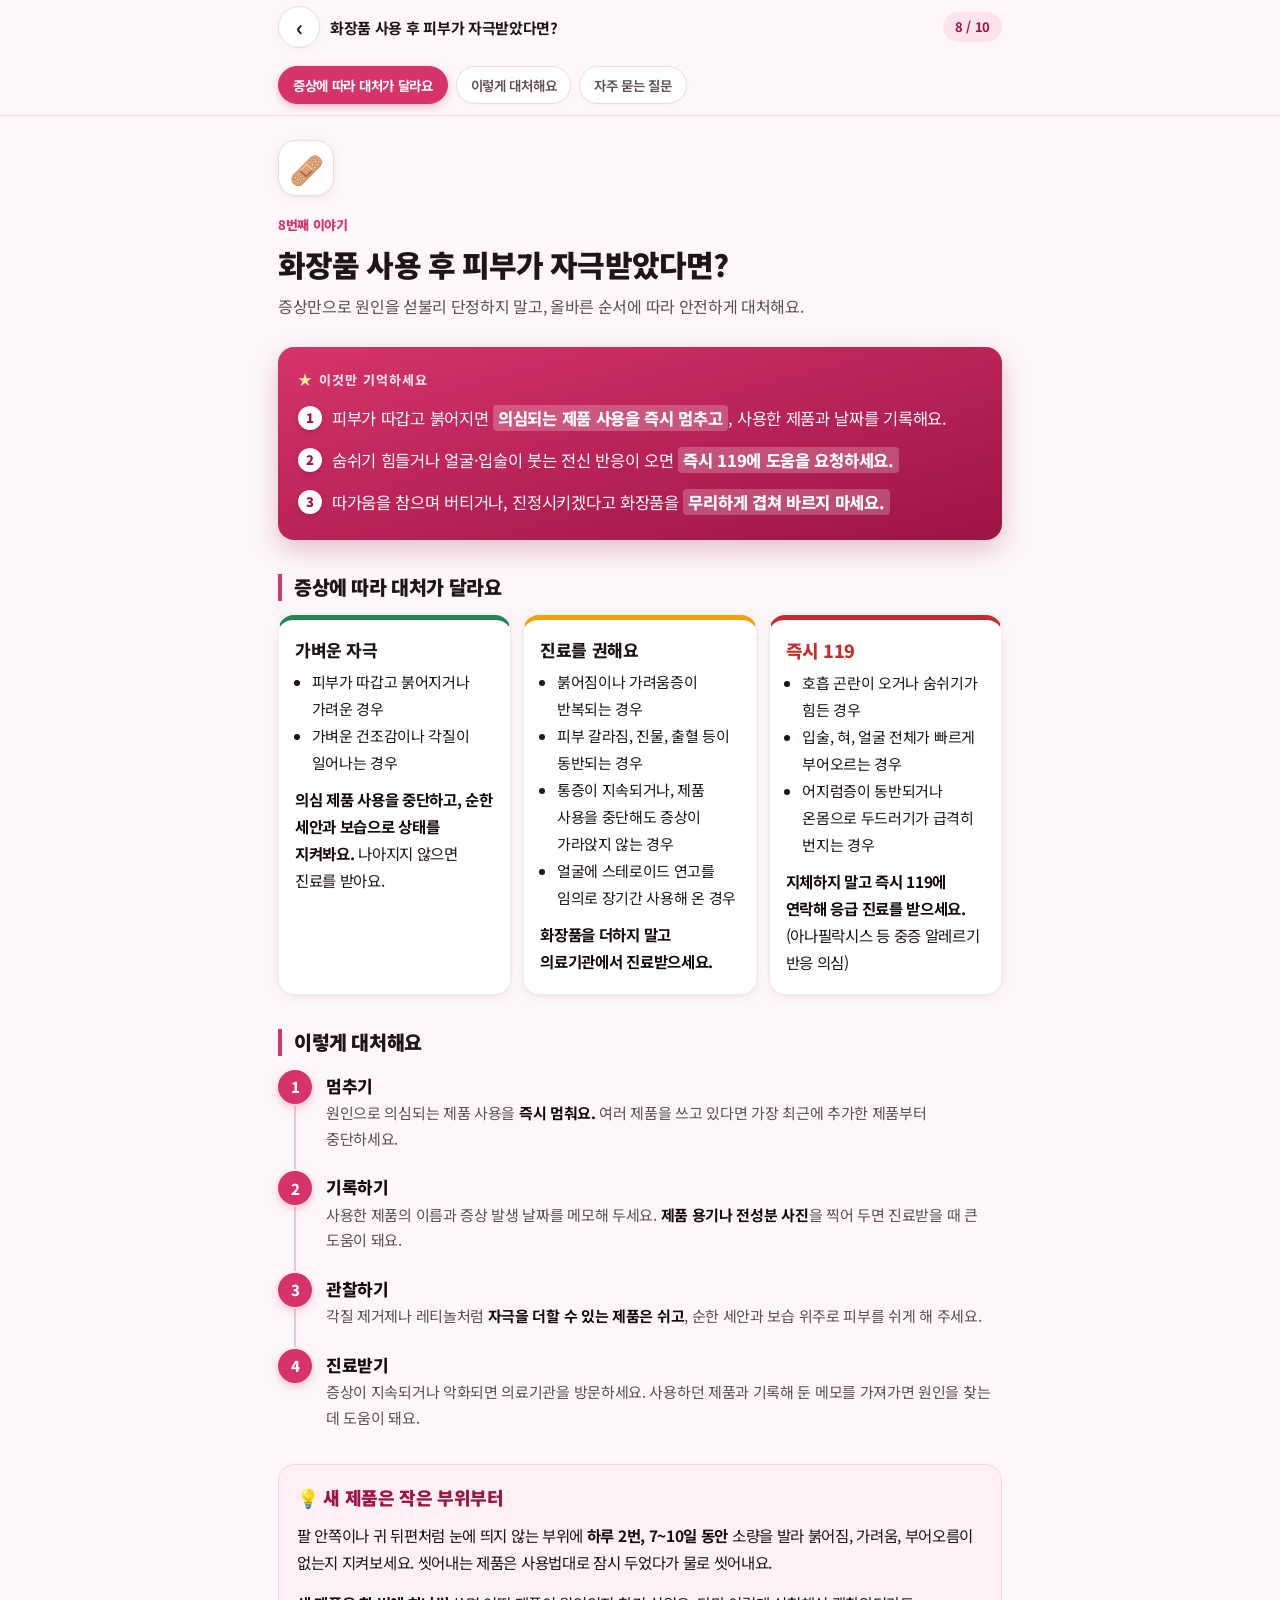
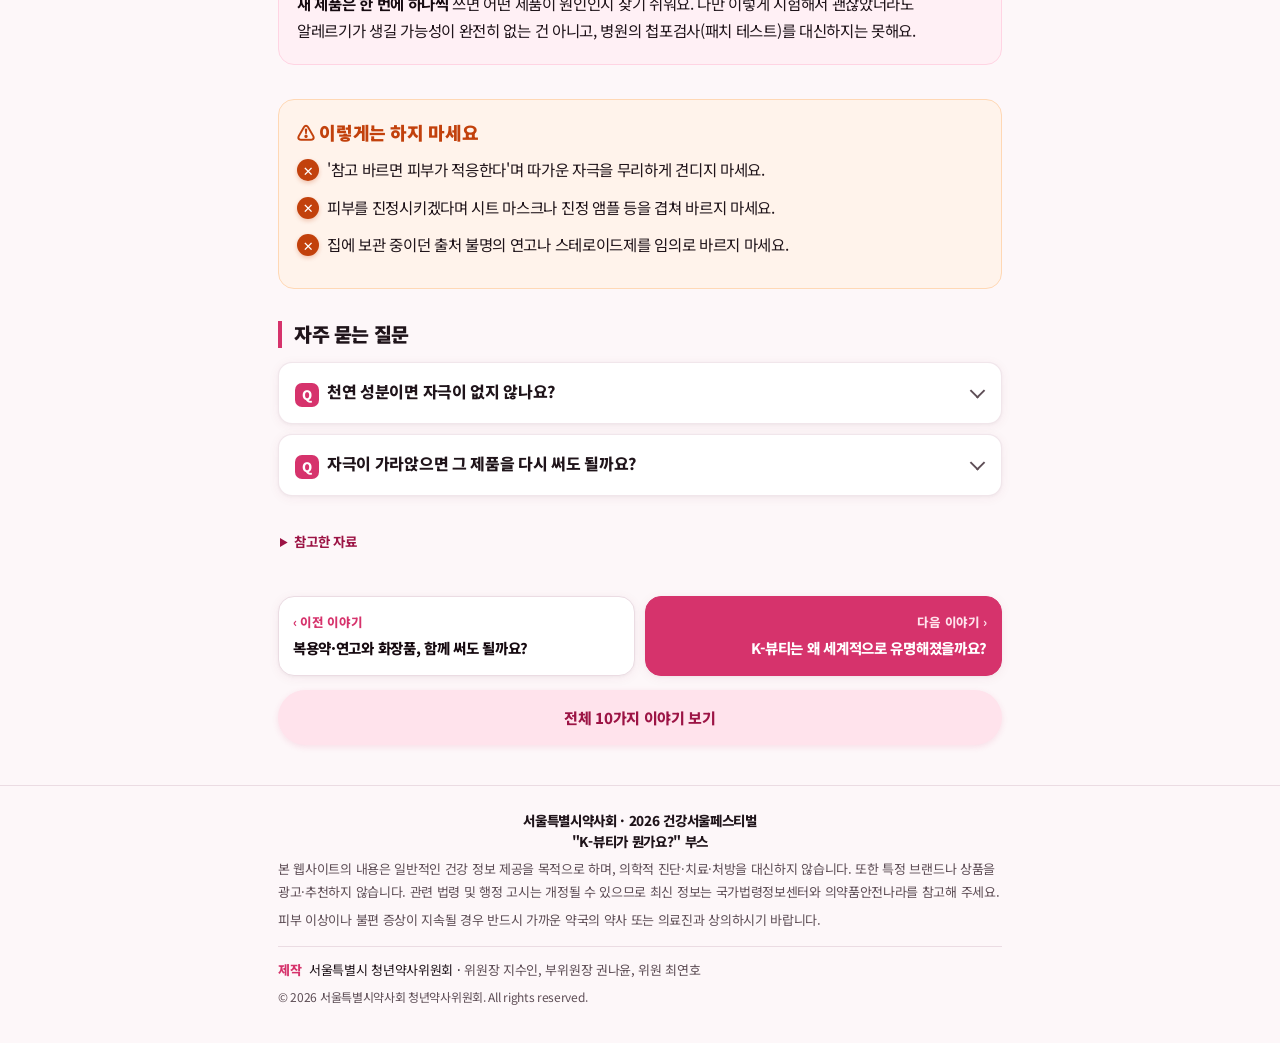
<file: irritation.html>
<!doctype html>
<html lang="ko">
<head>
<meta charset="utf-8">
<meta name="viewport" content="width=device-width, initial-scale=1, viewport-fit=cover">
<title>화장품 사용 후 피부가 자극받았다면? | 약사와 함께 읽는 K-뷰티</title>
<meta name="description" content="증상만으로 원인을 단정하지 말고, 순서대로 대처해요.">
<meta property="og:title" content="화장품 사용 후 피부가 자극받았다면?">
<meta property="og:image" content="https://spafesta.github.io/kbeauty2026/assets/og-image.png">
<meta property="og:image:width" content="1200">
<meta property="og:image:height" content="630">
<meta name="twitter:card" content="summary_large_image">
<meta name="twitter:image" content="https://spafesta.github.io/kbeauty2026/assets/og-image.png">
<meta property="og:description" content="증상만으로 원인을 단정하지 말고, 순서대로 대처해요.">
<meta name="theme-color" content="#fff8fa">
<link rel="icon" href="assets/icon.svg" type="image/svg+xml">
<link rel="preconnect" href="https://fonts.googleapis.com">
<link rel="preconnect" href="https://fonts.gstatic.com" crossorigin>
<link rel="stylesheet" href="https://fonts.googleapis.com/css2?family=Noto+Sans+KR:wght@400;500;700;900&display=swap">
<link rel="stylesheet" href="assets/style.css?v=1018d">
</head>
<body data-prev="medicine.html" data-next="why-kbeauty.html">
<a class="skip" href="#main">본문 바로가기</a>
<header class="appbar">
<div class="wrap appbar-in"><a class="back" href="index.html" aria-label="처음으로">‹</a><span class="appbar-title">화장품 사용 후 피부가 자극받았다면?</span><span class="appbar-pos">8 / 10</span></div>
<div class="progress" aria-hidden="true"><i></i></div>
<nav class="toc" aria-label="이 페이지의 목차"></nav>
</header>
<main id="main" class="wrap">
<div class="thead">
<div class="ico" aria-hidden="true">🩹</div>
<span class="tag-n">8번째 이야기</span>
<h1>화장품 사용 후 피부가 자극받았다면?</h1>
<p class="lead">증상만으로 원인을 섣불리 단정하지 말고, 올바른 순서에 따라 안전하게 대처해요.</p>
</div>
<div class="keybox"><p class="kb-title">이것만 기억하세요</p><ol><li>피부가 따갑고 붉어지면 <b>의심되는 제품 사용을 즉시 멈추고</b>, 사용한 제품과 날짜를 기록해요.</li><li>숨쉬기 힘들거나 얼굴·입술이 붓는 전신 반응이 오면 <b>즉시 119에 도움을 요청하세요.</b></li><li>따가움을 참으며 버티거나, 진정시키겠다고 화장품을 <b>무리하게 겹쳐 바르지 마세요.</b></li></ol></div>

<section>
<h3>증상에 따라 대처가 달라요</h3>
<div class="grid3">
<div class="card level l1"><h4>가벼운 자극</h4><ul><li>피부가 따갑고 붉어지거나 가려운 경우</li><li>가벼운 건조감이나 각질이 일어나는 경우</li></ul><p><b>의심 제품 사용을 중단하고, 순한 세안과 보습으로 상태를 지켜봐요.</b> 나아지지 않으면 진료를 받아요.</p></div>
<div class="card level l2"><h4>진료를 권해요</h4><ul><li>붉어짐이나 가려움증이 반복되는 경우</li><li>피부 갈라짐, 진물, 출혈 등이 동반되는 경우</li><li>통증이 지속되거나, 제품 사용을 중단해도 증상이 가라앉지 않는 경우</li><li>얼굴에 스테로이드 연고를 임의로 장기간 사용해 온 경우</li></ul><p><b>화장품을 더하지 말고 의료기관에서 진료받으세요.</b></p></div>
<div class="card level l3"><h4>즉시 119</h4><ul><li>호흡 곤란이 오거나 숨쉬기가 힘든 경우</li><li>입술, 혀, 얼굴 전체가 빠르게 부어오르는 경우</li><li>어지럼증이 동반되거나 온몸으로 두드러기가 급격히 번지는 경우</li></ul><p><b>지체하지 말고 즉시 119에 연락해 응급 진료를 받으세요.</b> (아나필락시스 등 중증 알레르기 반응 의심)</p></div>
</div>
</section>

<section>
<h3>이렇게 대처해요</h3>
<ol class="steps">
<li><b>멈추기</b><span>원인으로 의심되는 제품 사용을 <strong>즉시 멈춰요.</strong> 여러 제품을 쓰고 있다면 가장 최근에 추가한 제품부터 중단하세요.</span></li>
<li><b>기록하기</b><span>사용한 제품의 이름과 증상 발생 날짜를 메모해 두세요. <strong>제품 용기나 전성분 사진</strong>을 찍어 두면 진료받을 때 큰 도움이 돼요.</span></li>
<li><b>관찰하기</b><span>각질 제거제나 레티놀처럼 <strong>자극을 더할 수 있는 제품은 쉬고</strong>, 순한 세안과 보습 위주로 피부를 쉬게 해 주세요.</span></li>
<li><b>진료받기</b><span>증상이 지속되거나 악화되면 의료기관을 방문하세요. 사용하던 제품과 기록해 둔 메모를 가져가면 원인을 찾는 데 도움이 돼요.</span></li>
</ol>
</section>

<section class="callout">
<h3>새 제품은 작은 부위부터</h3>
<p>팔 안쪽이나 귀 뒤편처럼 눈에 띄지 않는 부위에 <strong>하루 2번, 7~10일 동안</strong> 소량을 발라 붉어짐, 가려움, 부어오름이 없는지 지켜보세요. 씻어내는 제품은 사용법대로 잠시 두었다가 물로 씻어내요.</p>
<p><strong>새 제품은 한 번에 하나씩</strong> 쓰면 어떤 제품이 원인인지 찾기 쉬워요. 다만 이렇게 시험해서 괜찮았더라도 알레르기가 생길 가능성이 완전히 없는 건 아니고, 병원의 첩포검사(패치 테스트)를 대신하지는 못해요.</p>
</section>

<section class="callout warn">
<h3>이렇게는 하지 마세요</h3>
<ul class="no">
<li>'참고 바르면 피부가 적응한다'며 따가운 자극을 무리하게 견디지 마세요.</li>
<li>피부를 진정시키겠다며 시트 마스크나 진정 앰플 등을 겹쳐 바르지 마세요.</li>
<li>집에 보관 중이던 출처 불명의 연고나 스테로이드제를 임의로 바르지 마세요.</li>
</ul>
</section>
<section class="faq"><h3>자주 묻는 질문</h3>
<details class="qa-item"><summary>천연 성분이면 자극이 없지 않나요?</summary><p>천연 유래 성분도 접촉피부염을 일으킬 수 있어요. <strong>'천연'보다 내 피부 반응이 기준이에요.</strong></p></details>
<details class="qa-item"><summary>자극이 가라앉으면 그 제품을 다시 써도 될까요?</summary><p>원인으로 의심되는 제품은 다시 쓰기 전에 약사나 의사와 상의하세요. 다시 쓴다면 작은 부위에 먼저 시험해요.</p></details>
</section>
<details class="refs"><summary>참고한 자료</summary><ol><li>미국피부과학회(AAD) How to test skin care products</li><li>서울특별시약사회 K-뷰티 부스 위원회 원고</li></ol></details>
<nav class="pager" aria-label="다른 이야기">
<a class="prev" href="medicine.html"><small>‹ 이전 이야기</small><b>복용약·연고와 화장품, 함께 써도 될까요?</b></a>
<a class="next" href="why-kbeauty.html"><small>다음 이야기 ›</small><b>K-뷰티는 왜 세계적으로 유명해졌을까요?</b></a>
</nav>
<a class="home-link" href="index.html">전체 10가지 이야기 보기</a>
</main>
<footer class="foot"><div class="wrap">
<p class="org">서울특별시약사회 · 2026 건강서울페스티벌<br>"K-뷰티가 뭔가요?" 부스</p>
<p>본 웹사이트의 내용은 일반적인 건강 정보 제공을 목적으로 하며, 의학적 진단·치료·처방을 대신하지 않습니다. 또한 특정 브랜드나 상품을 광고·추천하지 않습니다. 관련 법령 및 행정 고시는 개정될 수 있으므로 최신 정보는 국가법령정보센터와 의약품안전나라를 참고해 주세요.</p>
<p>피부 이상이나 불편 증상이 지속될 경우 반드시 가까운 약국의 약사 또는 의료진과 상의하시기 바랍니다.</p>
<div class="credits"><p class="credit"><b>제작</b> 서울특별시 청년약사위원회<span class="sep"> · </span><span class="names">위원장 지수인, 부위원장 권나윤, 위원 최연호</span></p>
<p class="copy">© 2026 서울특별시약사회 청년약사위원회. All rights reserved.</p></div>
</div></footer>
<script src="assets/app.js"></script>
</body>
</html>
</file>
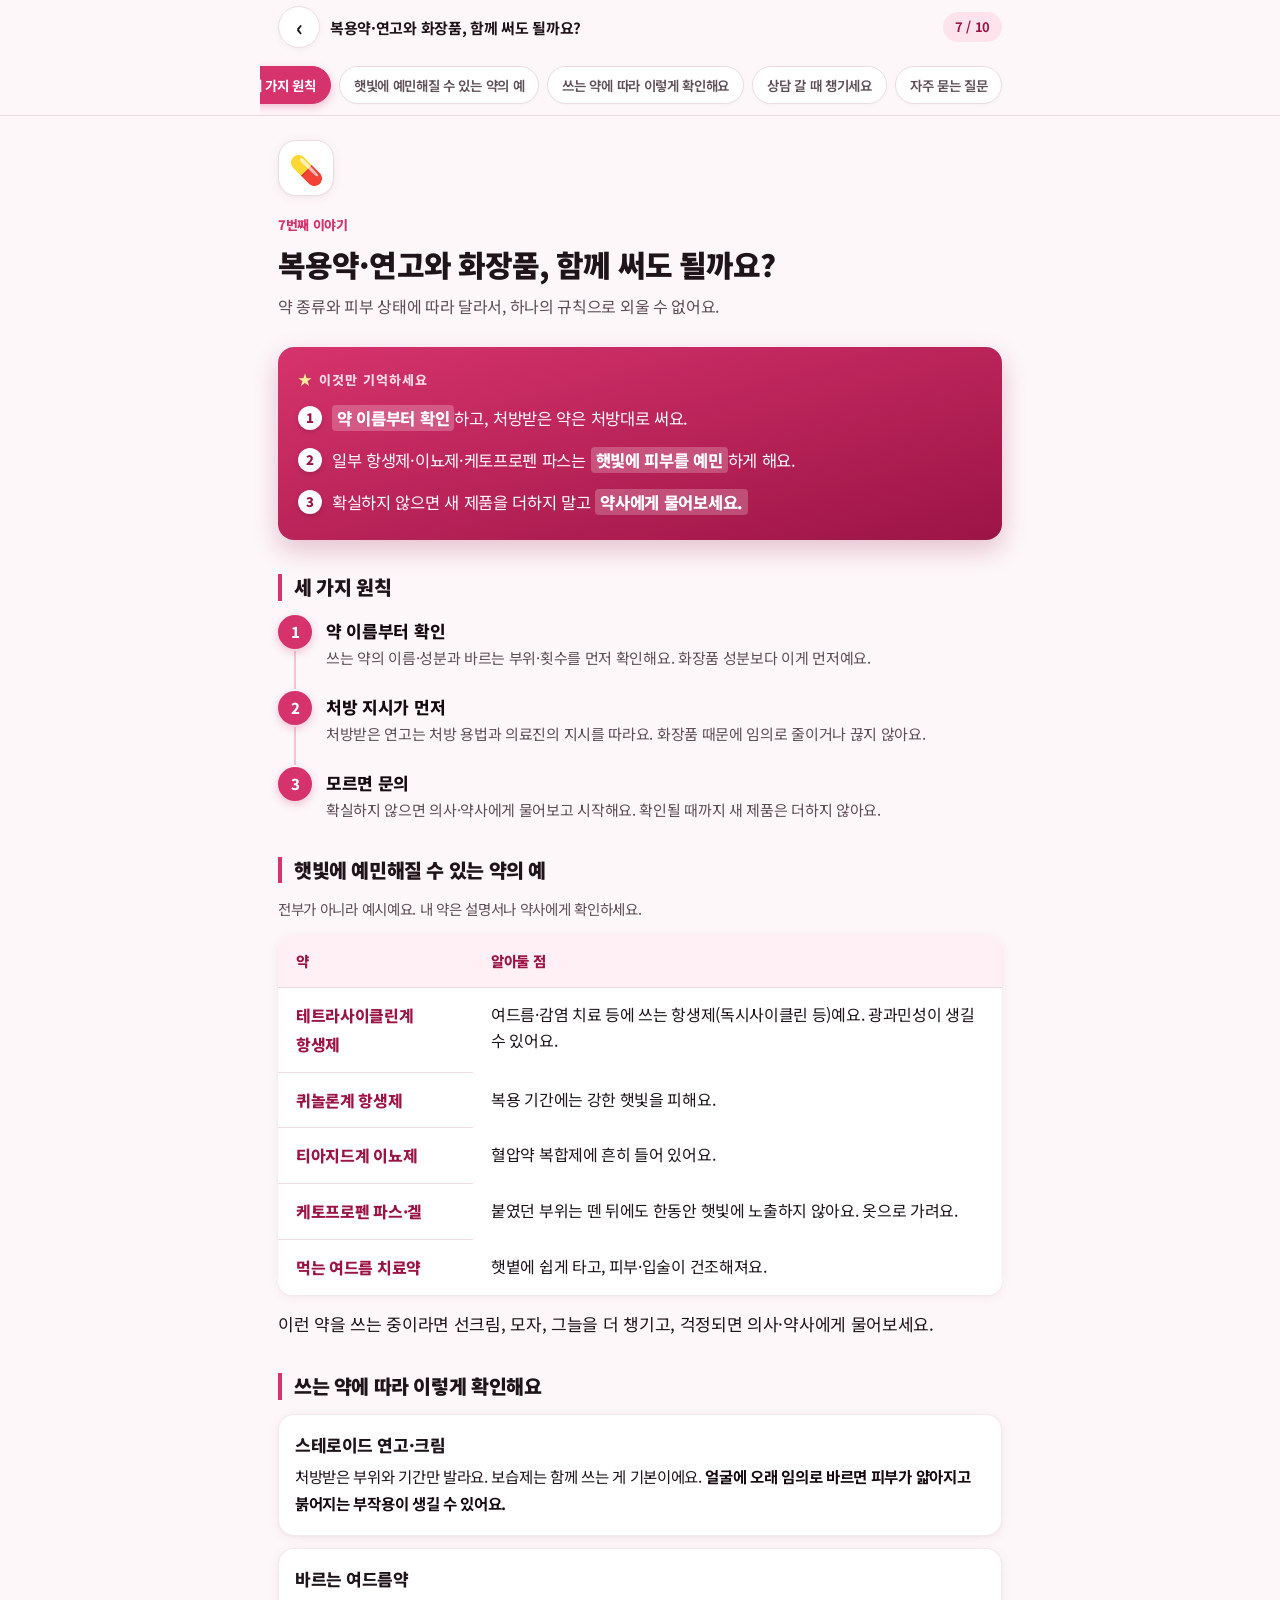
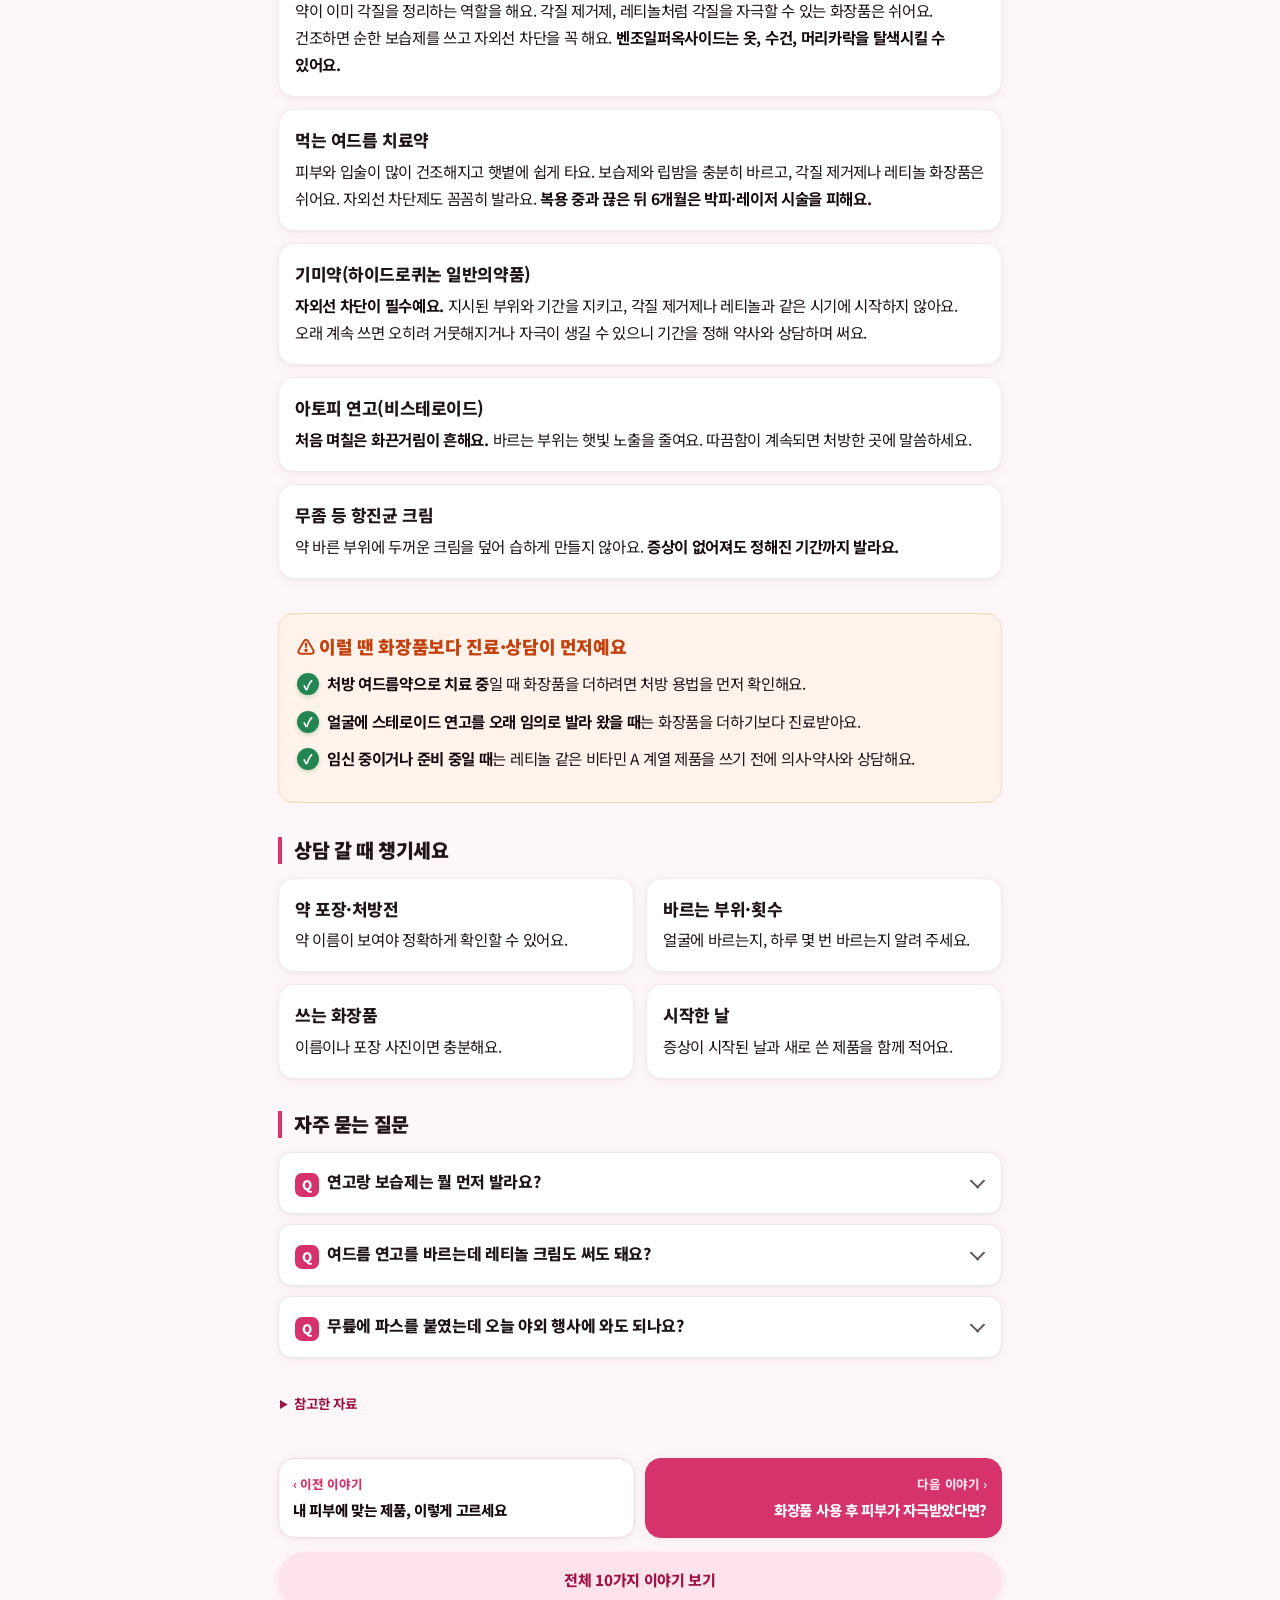
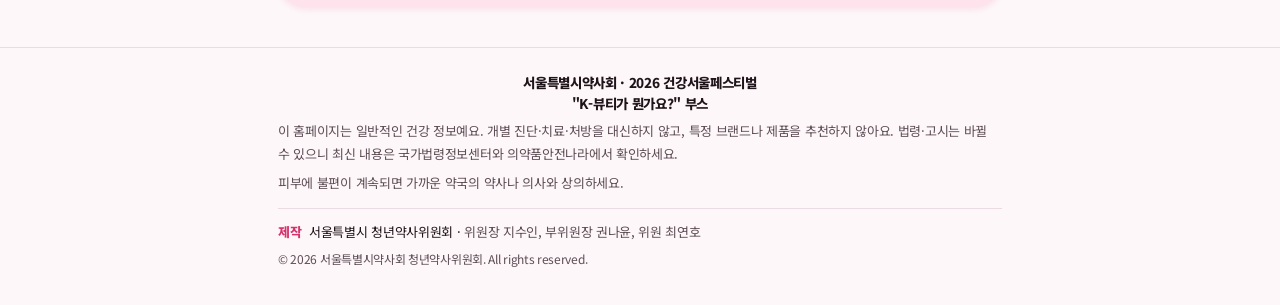
<file: medicine.html>
<!doctype html>
<html lang="ko">
<head>
<meta charset="utf-8">
<meta name="viewport" content="width=device-width, initial-scale=1, viewport-fit=cover">
<title>복용약·연고와 화장품, 함께 써도 될까요? | 약사와 함께 읽는 K-뷰티</title>
<meta name="description" content="약 종류와 피부 상태에 따라 달라서, 하나의 규칙으로 외울 수 없어요.">
<meta property="og:title" content="복용약·연고와 화장품, 함께 써도 될까요?">
<meta property="og:image" content="https://spafesta.github.io/kbeauty2026/assets/og-image.png">
<meta property="og:image:width" content="1200">
<meta property="og:image:height" content="630">
<meta name="twitter:card" content="summary_large_image">
<meta name="twitter:image" content="https://spafesta.github.io/kbeauty2026/assets/og-image.png">
<meta property="og:description" content="약 종류와 피부 상태에 따라 달라서, 하나의 규칙으로 외울 수 없어요.">
<meta name="theme-color" content="#fff8fa">
<link rel="icon" href="assets/icon.svg" type="image/svg+xml">
<link rel="preconnect" href="https://fonts.googleapis.com">
<link rel="preconnect" href="https://fonts.gstatic.com" crossorigin>
<link rel="stylesheet" href="https://fonts.googleapis.com/css2?family=Noto+Sans+KR:wght@400;500;700;900&display=swap">
<link rel="stylesheet" href="assets/style.css?v=1018d">
</head>
<body data-prev="skin-concerns.html" data-next="irritation.html">
<a class="skip" href="#main">본문 바로가기</a>
<header class="appbar">
<div class="wrap appbar-in"><a class="back" href="index.html" aria-label="처음으로">‹</a><span class="appbar-title">복용약·연고와 화장품, 함께 써도 될까요?</span><span class="appbar-pos">7 / 10</span></div>
<div class="progress" aria-hidden="true"><i></i></div>
<nav class="toc" aria-label="이 페이지의 목차"></nav>
</header>
<main id="main" class="wrap">
<div class="thead">
<div class="ico" aria-hidden="true">💊</div>
<span class="tag-n">7번째 이야기</span>
<h1>복용약·연고와 화장품, 함께 써도 될까요?</h1>
<p class="lead">약 종류와 피부 상태에 따라 달라서, 하나의 규칙으로 외울 수 없어요.</p>
</div>
<div class="keybox"><p class="kb-title">이것만 기억하세요</p><ol><li><b>약 이름부터 확인</b>하고, 처방받은 약은 처방대로 써요.</li><li>일부 항생제·이뇨제·케토프로펜 파스는 <b>햇빛에 피부를 예민</b>하게 해요.</li><li>확실하지 않으면 새 제품을 더하지 말고 <b>약사에게 물어보세요.</b></li></ol></div>

<section>
<h3>세 가지 원칙</h3>
<ol class="steps">
<li><b>약 이름부터 확인</b><span>쓰는 약의 이름·성분과 바르는 부위·횟수를 먼저 확인해요. 화장품 성분보다 이게 먼저예요.</span></li>
<li><b>처방 지시가 먼저</b><span>처방받은 연고는 처방 용법과 의료진의 지시를 따라요. 화장품 때문에 임의로 줄이거나 끊지 않아요.</span></li>
<li><b>모르면 문의</b><span>확실하지 않으면 의사·약사에게 물어보고 시작해요. 확인될 때까지 새 제품은 더하지 않아요.</span></li>
</ol>
</section>

<section>
<h3>햇빛에 예민해질 수 있는 약의 예</h3>
<p class="note">전부가 아니라 예시예요. 내 약은 설명서나 약사에게 확인하세요.</p>
<div class="table-wrap"><table>
<thead><tr><th>약</th><th>알아둘 점</th></tr></thead>
<tbody>
<tr><th data-label="약">테트라사이클린계 항생제</th><td data-label="알아둘 점">여드름·감염 치료 등에 쓰는 항생제(독시사이클린 등)예요. 광과민성이 생길 수 있어요.</td></tr>
<tr><th data-label="약">퀴놀론계 항생제</th><td data-label="알아둘 점">복용 기간에는 강한 햇빛을 피해요.</td></tr>
<tr><th data-label="약">티아지드계 이뇨제</th><td data-label="알아둘 점">혈압약 복합제에 흔히 들어 있어요.</td></tr>
<tr><th data-label="약">케토프로펜 파스·겔</th><td data-label="알아둘 점">붙였던 부위는 뗀 뒤에도 한동안 햇빛에 노출하지 않아요. 옷으로 가려요.</td></tr>
<tr><th data-label="약">먹는 여드름 치료약</th><td data-label="알아둘 점">햇볕에 쉽게 타고, 피부·입술이 건조해져요.</td></tr>
</tbody></table></div>
<p>이런 약을 쓰는 중이라면 선크림, 모자, 그늘을 더 챙기고, 걱정되면 의사·약사에게 물어보세요.</p>
</section>

<section>
<h3>쓰는 약에 따라 이렇게 확인해요</h3>
<div class="stack">
<article class="card"><h4>스테로이드 연고·크림</h4><p>처방받은 부위와 기간만 발라요. 보습제는 함께 쓰는 게 기본이에요. <strong>얼굴에 오래 임의로 바르면 피부가 얇아지고 붉어지는 부작용이 생길 수 있어요.</strong></p></article>
<article class="card"><h4>바르는 여드름약</h4><p>약이 이미 각질을 정리하는 역할을 해요. 각질 제거제, 레티놀처럼 각질을 자극할 수 있는 화장품은 쉬어요. 건조하면 순한 보습제를 쓰고 자외선 차단을 꼭 해요. <strong>벤조일퍼옥사이드는 옷, 수건, 머리카락을 탈색시킬 수 있어요.</strong></p></article>
<article class="card"><h4>먹는 여드름 치료약</h4><p>피부와 입술이 많이 건조해지고 햇볕에 쉽게 타요. 보습제와 립밤을 충분히 바르고, 각질 제거제나 레티놀 화장품은 쉬어요. 자외선 차단제도 꼼꼼히 발라요. <strong>복용 중과 끊은 뒤 6개월은 박피·레이저 시술을 피해요.</strong></p></article>
<article class="card"><h4>기미약(하이드로퀴논 일반의약품)</h4><p><strong>자외선 차단이 필수예요.</strong> 지시된 부위와 기간을 지키고, 각질 제거제나 레티놀과 같은 시기에 시작하지 않아요. 오래 계속 쓰면 오히려 거뭇해지거나 자극이 생길 수 있으니 기간을 정해 약사와 상담하며 써요.</p></article>
<article class="card"><h4>아토피 연고(비스테로이드)</h4><p><strong>처음 며칠은 화끈거림이 흔해요.</strong> 바르는 부위는 햇빛 노출을 줄여요. 따끔함이 계속되면 처방한 곳에 말씀하세요.</p></article>
<article class="card"><h4>무좀 등 항진균 크림</h4><p>약 바른 부위에 두꺼운 크림을 덮어 습하게 만들지 않아요. <strong>증상이 없어져도 정해진 기간까지 발라요.</strong></p></article>
</div>
</section>

<section class="callout warn">
<h3>이럴 땐 화장품보다 진료·상담이 먼저예요</h3>
<ul class="check">
<li><b>처방 여드름약으로 치료 중</b>일 때 화장품을 더하려면 처방 용법을 먼저 확인해요.</li>
<li><b>얼굴에 스테로이드 연고를 오래 임의로 발라 왔을 때</b>는 화장품을 더하기보다 진료받아요.</li>
<li><b>임신 중이거나 준비 중일 때</b>는 레티놀 같은 비타민 A 계열 제품을 쓰기 전에 의사·약사와 상담해요.</li>
</ul>
</section>

<section>
<h3>상담 갈 때 챙기세요</h3>
<div class="grid2">
<div class="card"><h4>약 포장·처방전</h4><p>약 이름이 보여야 정확하게 확인할 수 있어요.</p></div>
<div class="card"><h4>바르는 부위·횟수</h4><p>얼굴에 바르는지, 하루 몇 번 바르는지 알려 주세요.</p></div>
<div class="card"><h4>쓰는 화장품</h4><p>이름이나 포장 사진이면 충분해요.</p></div>
<div class="card"><h4>시작한 날</h4><p>증상이 시작된 날과 새로 쓴 제품을 함께 적어요.</p></div>
</div>
</section>
<section class="faq"><h3>자주 묻는 질문</h3>
<details class="qa-item"><summary>연고랑 보습제는 뭘 먼저 발라요?</summary><p>약의 목적, 제형, 바르는 부위에 따라 달라서 한 가지 규칙으로 말하기 어려워요. 처방받을 때 들은 방법이 있으면 그걸 따르고, 없다면 약 봉투를 보여 주시면 맞게 알려 드려요.</p></details>
<details class="qa-item"><summary>여드름 연고를 바르는데 레티놀 크림도 써도 돼요?</summary><p>연고 이름을 먼저 확인해요. 각질을 정리하는 성분이 든 약이라면 레티놀은 쉬는 게 좋아요. 대신 순한 보습제와 선크림을 챙겨요.</p></details>
<details class="qa-item"><summary>무릎에 파스를 붙였는데 오늘 야외 행사에 와도 되나요?</summary><p>케토프로펜 성분 파스라면 붙였던 자리를 햇빛에 드러내지 않게 옷으로 가려 주세요. 성분은 포장에서 확인할 수 있어요.</p></details>
</section>
<details class="refs"><summary>참고한 자료</summary><ol><li>의약품안전나라(nedrug.mfds.go.kr) 허가사항</li><li>미국 FDA, The Sun and Your Medicine</li><li>미국피부과학회(AAD) Skin care on a budget · Retinoid or retinol?</li><li>김혜성·조상현. 아토피피부염의 치료. 대한의사협회지 2014;57(3)</li></ol></details>
<nav class="pager" aria-label="다른 이야기">
<a class="prev" href="skin-concerns.html"><small>‹ 이전 이야기</small><b>내 피부에 맞는 제품, 이렇게 고르세요</b></a>
<a class="next" href="irritation.html"><small>다음 이야기 ›</small><b>화장품 사용 후 피부가 자극받았다면?</b></a>
</nav>
<a class="home-link" href="index.html">전체 10가지 이야기 보기</a>
</main>
<footer class="foot"><div class="wrap">
<p class="org">서울특별시약사회 · 2026 건강서울페스티벌<br>"K-뷰티가 뭔가요?" 부스</p>
<p>이 홈페이지는 일반적인 건강 정보예요. 개별 진단·치료·처방을 대신하지 않고, 특정 브랜드나 제품을 추천하지 않아요. 법령·고시는 바뀔 수 있으니 최신 내용은 국가법령정보센터와 의약품안전나라에서 확인하세요.</p>
<p>피부에 불편이 계속되면 가까운 약국의 약사나 의사와 상의하세요.</p>
<div class="credits"><p class="credit"><b>제작</b> 서울특별시 청년약사위원회<span class="sep"> · </span><span class="names">위원장 지수인, 부위원장 권나윤, 위원 최연호</span></p>
<p class="copy">© 2026 서울특별시약사회 청년약사위원회. All rights reserved.</p></div>
</div></footer>
<script src="assets/app.js"></script>
</body>
</html>
</file>
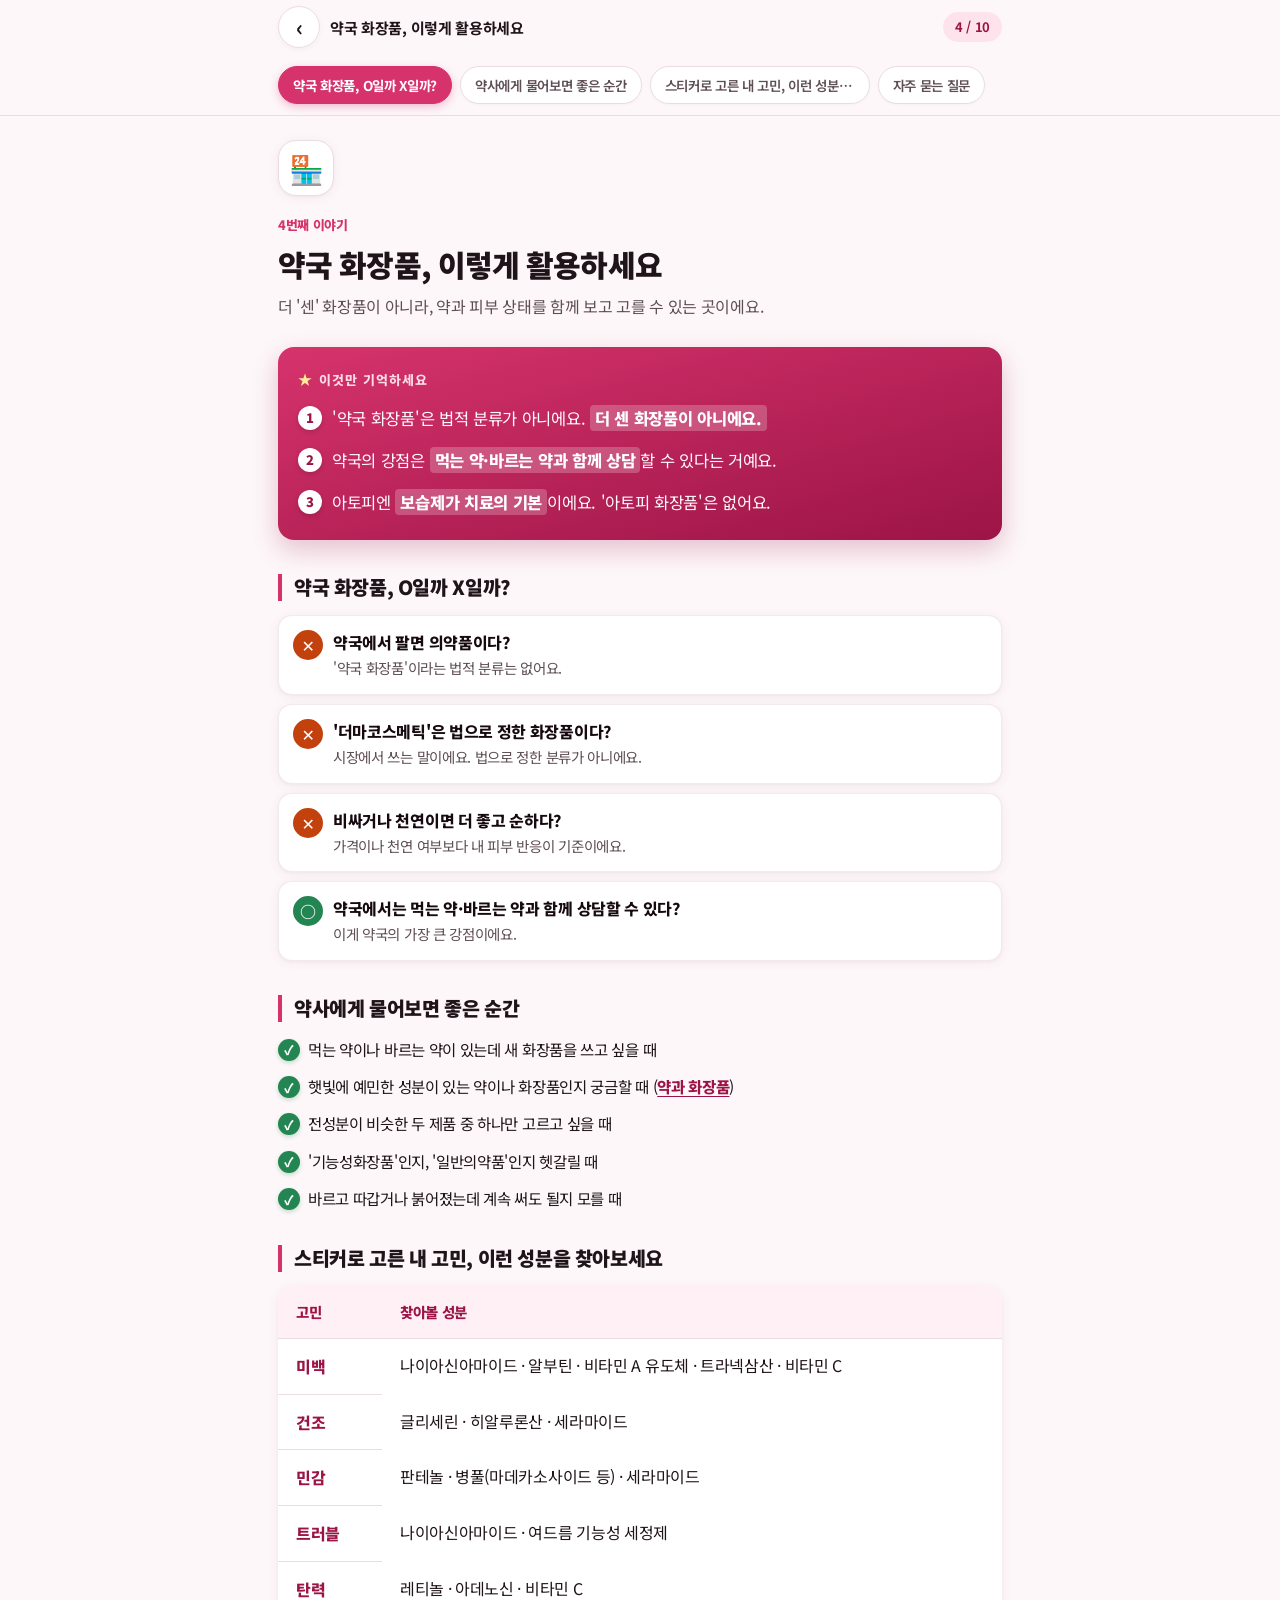
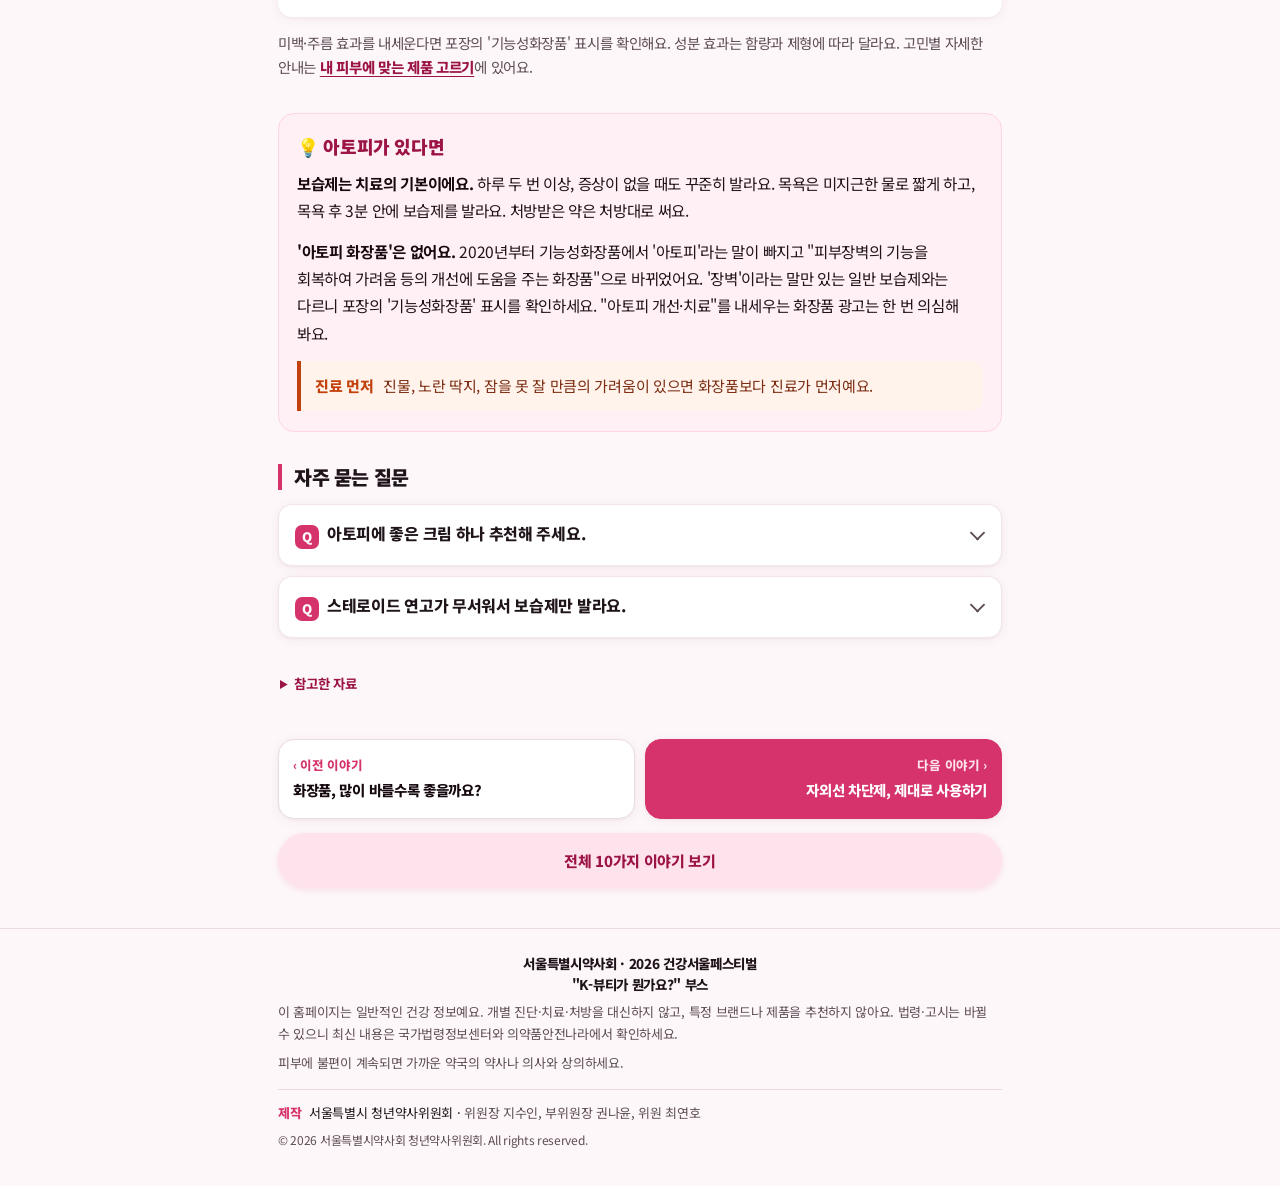
<file: pharmacy.html>
<!doctype html>
<html lang="ko">
<head>
<meta charset="utf-8">
<meta name="viewport" content="width=device-width, initial-scale=1, viewport-fit=cover">
<title>약국 화장품, 이렇게 활용하세요 | 약사와 함께 읽는 K-뷰티</title>
<meta name="description" content="더 '센' 화장품이 아니라, 약과 피부 상태를 함께 보고 고를 수 있는 곳이에요.">
<meta property="og:title" content="약국 화장품, 이렇게 활용하세요">
<meta property="og:image" content="https://spafesta.github.io/kbeauty2026/assets/og-image.png">
<meta property="og:image:width" content="1200">
<meta property="og:image:height" content="630">
<meta name="twitter:card" content="summary_large_image">
<meta name="twitter:image" content="https://spafesta.github.io/kbeauty2026/assets/og-image.png">
<meta property="og:description" content="더 '센' 화장품이 아니라, 약과 피부 상태를 함께 보고 고를 수 있는 곳이에요.">
<meta name="theme-color" content="#fff8fa">
<link rel="icon" href="assets/icon.svg" type="image/svg+xml">
<link rel="preconnect" href="https://fonts.googleapis.com">
<link rel="preconnect" href="https://fonts.gstatic.com" crossorigin>
<link rel="stylesheet" href="https://fonts.googleapis.com/css2?family=Noto+Sans+KR:wght@400;500;700;900&display=swap">
<link rel="stylesheet" href="assets/style.css?v=1018d">
</head>
<body data-prev="routine.html" data-next="sunscreen.html">
<a class="skip" href="#main">본문 바로가기</a>
<header class="appbar">
<div class="wrap appbar-in"><a class="back" href="index.html" aria-label="처음으로">‹</a><span class="appbar-title">약국 화장품, 이렇게 활용하세요</span><span class="appbar-pos">4 / 10</span></div>
<div class="progress" aria-hidden="true"><i></i></div>
<nav class="toc" aria-label="이 페이지의 목차"></nav>
</header>
<main id="main" class="wrap">
<div class="thead">
<div class="ico" aria-hidden="true">🏪</div>
<span class="tag-n">4번째 이야기</span>
<h1>약국 화장품, 이렇게 활용하세요</h1>
<p class="lead">더 '센' 화장품이 아니라, 약과 피부 상태를 함께 보고 고를 수 있는 곳이에요.</p>
</div>
<div class="keybox"><p class="kb-title">이것만 기억하세요</p><ol><li>'약국 화장품'은 법적 분류가 아니에요. <b>더 센 화장품이 아니에요.</b></li><li>약국의 강점은 <b>먹는 약·바르는 약과 함께 상담</b>할 수 있다는 거예요.</li><li>아토피엔 <b>보습제가 치료의 기본</b>이에요. '아토피 화장품'은 없어요.</li></ol></div>

<section>
<h3>약국 화장품, O일까 X일까?</h3>
<ul class="ox">
<li class="x"><b>약국에서 팔면 의약품이다?</b><span>'약국 화장품'이라는 법적 분류는 없어요.</span></li>
<li class="x"><b>'더마코스메틱'은 법으로 정한 화장품이다?</b><span>시장에서 쓰는 말이에요. 법으로 정한 분류가 아니에요.</span></li>
<li class="x"><b>비싸거나 천연이면 더 좋고 순하다?</b><span>가격이나 천연 여부보다 내 피부 반응이 기준이에요.</span></li>
<li class="o"><b>약국에서는 먹는 약·바르는 약과 함께 상담할 수 있다?</b><span>이게 약국의 가장 큰 강점이에요.</span></li>
</ul>
</section>

<section>
<h3>약사에게 물어보면 좋은 순간</h3>
<ul class="check">
<li>먹는 약이나 바르는 약이 있는데 새 화장품을 쓰고 싶을 때</li>
<li>햇빛에 예민한 성분이 있는 약이나 화장품인지 궁금할 때 (<a class="xref" href="medicine.html">약과 화장품</a>)</li>
<li>전성분이 비슷한 두 제품 중 하나만 고르고 싶을 때</li>
<li>'기능성화장품'인지, '일반의약품'인지 헷갈릴 때</li>
<li>바르고 따갑거나 붉어졌는데 계속 써도 될지 모를 때</li>
</ul>
</section>

<section>
<h3>스티커로 고른 내 고민, 이런 성분을 찾아보세요</h3>
<div class="table-wrap"><table>
<thead><tr><th>고민</th><th>찾아볼 성분</th></tr></thead>
<tbody>
<tr><th data-label="고민">미백</th><td data-label="찾아볼 성분">나이아신아마이드 · 알부틴 · 비타민 A 유도체 · 트라넥삼산 · 비타민 C</td></tr>
<tr><th data-label="고민">건조</th><td data-label="찾아볼 성분">글리세린 · 히알루론산 · 세라마이드</td></tr>
<tr><th data-label="고민">민감</th><td data-label="찾아볼 성분">판테놀 · 병풀(마데카소사이드 등) · 세라마이드</td></tr>
<tr><th data-label="고민">트러블</th><td data-label="찾아볼 성분">나이아신아마이드 · 여드름 기능성 세정제</td></tr>
<tr><th data-label="고민">탄력</th><td data-label="찾아볼 성분">레티놀 · 아데노신 · 비타민 C</td></tr>
</tbody></table></div>
<p class="note">미백·주름 효과를 내세운다면 포장의 '기능성화장품' 표시를 확인해요. 성분 효과는 함량과 제형에 따라 달라요. 고민별 자세한 안내는 <a class="xref" href="skin-concerns.html">내 피부에 맞는 제품 고르기</a>에 있어요.</p>
</section>

<section class="callout">
<h3>아토피가 있다면</h3>
<p><b>보습제는 치료의 기본이에요.</b> 하루 두 번 이상, 증상이 없을 때도 꾸준히 발라요. 목욕은 미지근한 물로 짧게 하고, 목욕 후 3분 안에 보습제를 발라요. 처방받은 약은 처방대로 써요.</p>
<p><b>'아토피 화장품'은 없어요.</b> 2020년부터 기능성화장품에서 '아토피'라는 말이 빠지고 "피부장벽의 기능을 회복하여 가려움 등의 개선에 도움을 주는 화장품"으로 바뀌었어요. '장벽'이라는 말만 있는 일반 보습제와는 다르니 포장의 '기능성화장품' 표시를 확인하세요. "아토피 개선·치료"를 내세우는 화장품 광고는 한 번 의심해 봐요.</p>
<p class="warn-line"><b>진료 먼저</b> 진물, 노란 딱지, 잠을 못 잘 만큼의 가려움이 있으면 화장품보다 진료가 먼저예요.</p>
</section>
<section class="faq"><h3>자주 묻는 질문</h3>
<details class="qa-item"><summary>아토피에 좋은 크림 하나 추천해 주세요.</summary><p>특정 제품 대신 고르는 기준을 알려 드려요. 성분이 단순하고 향료가 적은 제품, '기능성화장품' 표시, 아낌없이 바를 수 있는 양, 목욕 후 바로 바르기. 새 제품은 작은 부위에 먼저 발라 봐요.</p></details>
<details class="qa-item"><summary>스테로이드 연고가 무서워서 보습제만 발라요.</summary><p><strong>처방받은 약은 처방대로 쓰는 게 더 안전해요.</strong> 걱정되는 점은 처방한 곳에 꼭 말씀하세요. <strong>보습제는 약과 함께 쓰는 게 기본이에요.</strong></p></details>
</section>
<details class="refs"><summary>참고한 자료</summary><ol><li>화장품법</li><li>김혜성·조상현. 아토피피부염의 치료. 대한의사협회지 2014;57(3):226–233</li><li>화장품법 시행규칙 제2조 제10호(2020.8 개정)</li></ol></details>
<nav class="pager" aria-label="다른 이야기">
<a class="prev" href="routine.html"><small>‹ 이전 이야기</small><b>화장품, 많이 바를수록 좋을까요?</b></a>
<a class="next" href="sunscreen.html"><small>다음 이야기 ›</small><b>자외선 차단제, 제대로 사용하기</b></a>
</nav>
<a class="home-link" href="index.html">전체 10가지 이야기 보기</a>
</main>
<footer class="foot"><div class="wrap">
<p class="org">서울특별시약사회 · 2026 건강서울페스티벌<br>"K-뷰티가 뭔가요?" 부스</p>
<p>이 홈페이지는 일반적인 건강 정보예요. 개별 진단·치료·처방을 대신하지 않고, 특정 브랜드나 제품을 추천하지 않아요. 법령·고시는 바뀔 수 있으니 최신 내용은 국가법령정보센터와 의약품안전나라에서 확인하세요.</p>
<p>피부에 불편이 계속되면 가까운 약국의 약사나 의사와 상의하세요.</p>
<div class="credits"><p class="credit"><b>제작</b> 서울특별시 청년약사위원회<span class="sep"> · </span><span class="names">위원장 지수인, 부위원장 권나윤, 위원 최연호</span></p>
<p class="copy">© 2026 서울특별시약사회 청년약사위원회. All rights reserved.</p></div>
</div></footer>
<script src="assets/app.js"></script>
</body>
</html>
</file>
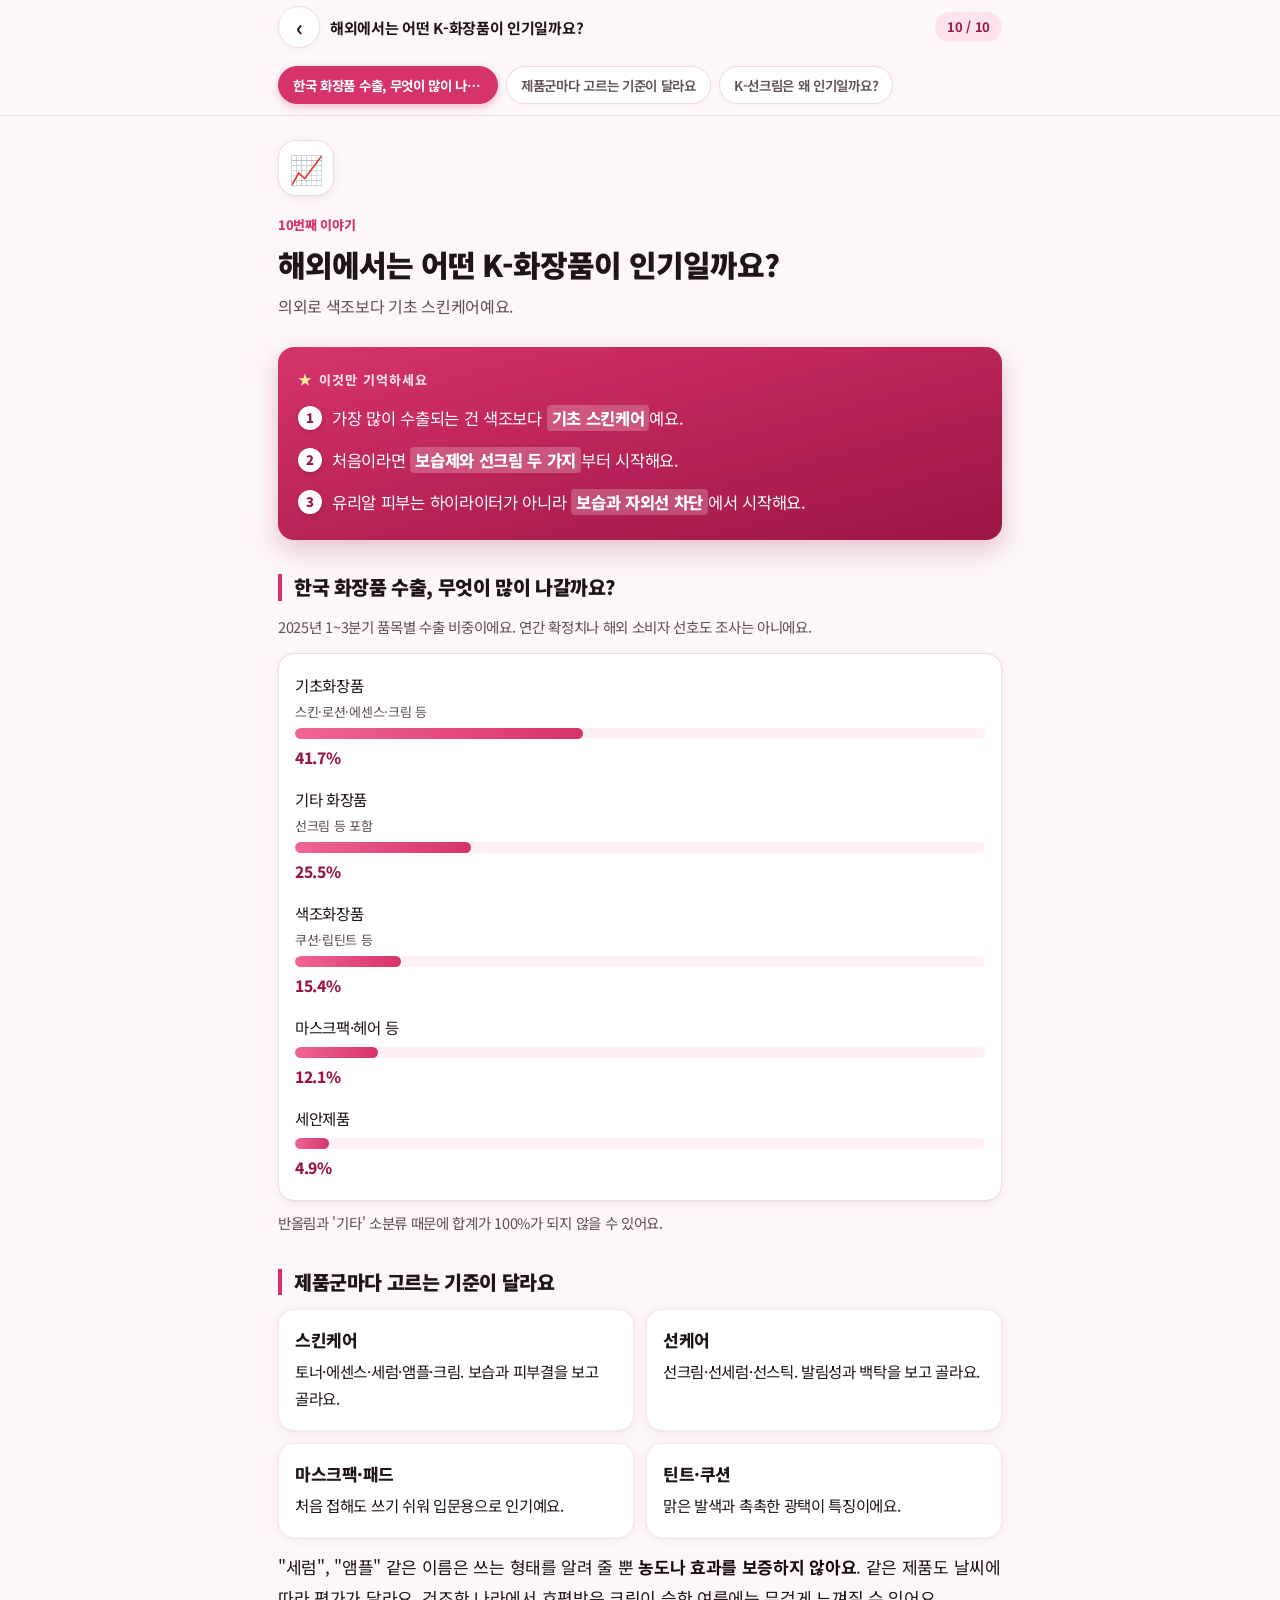
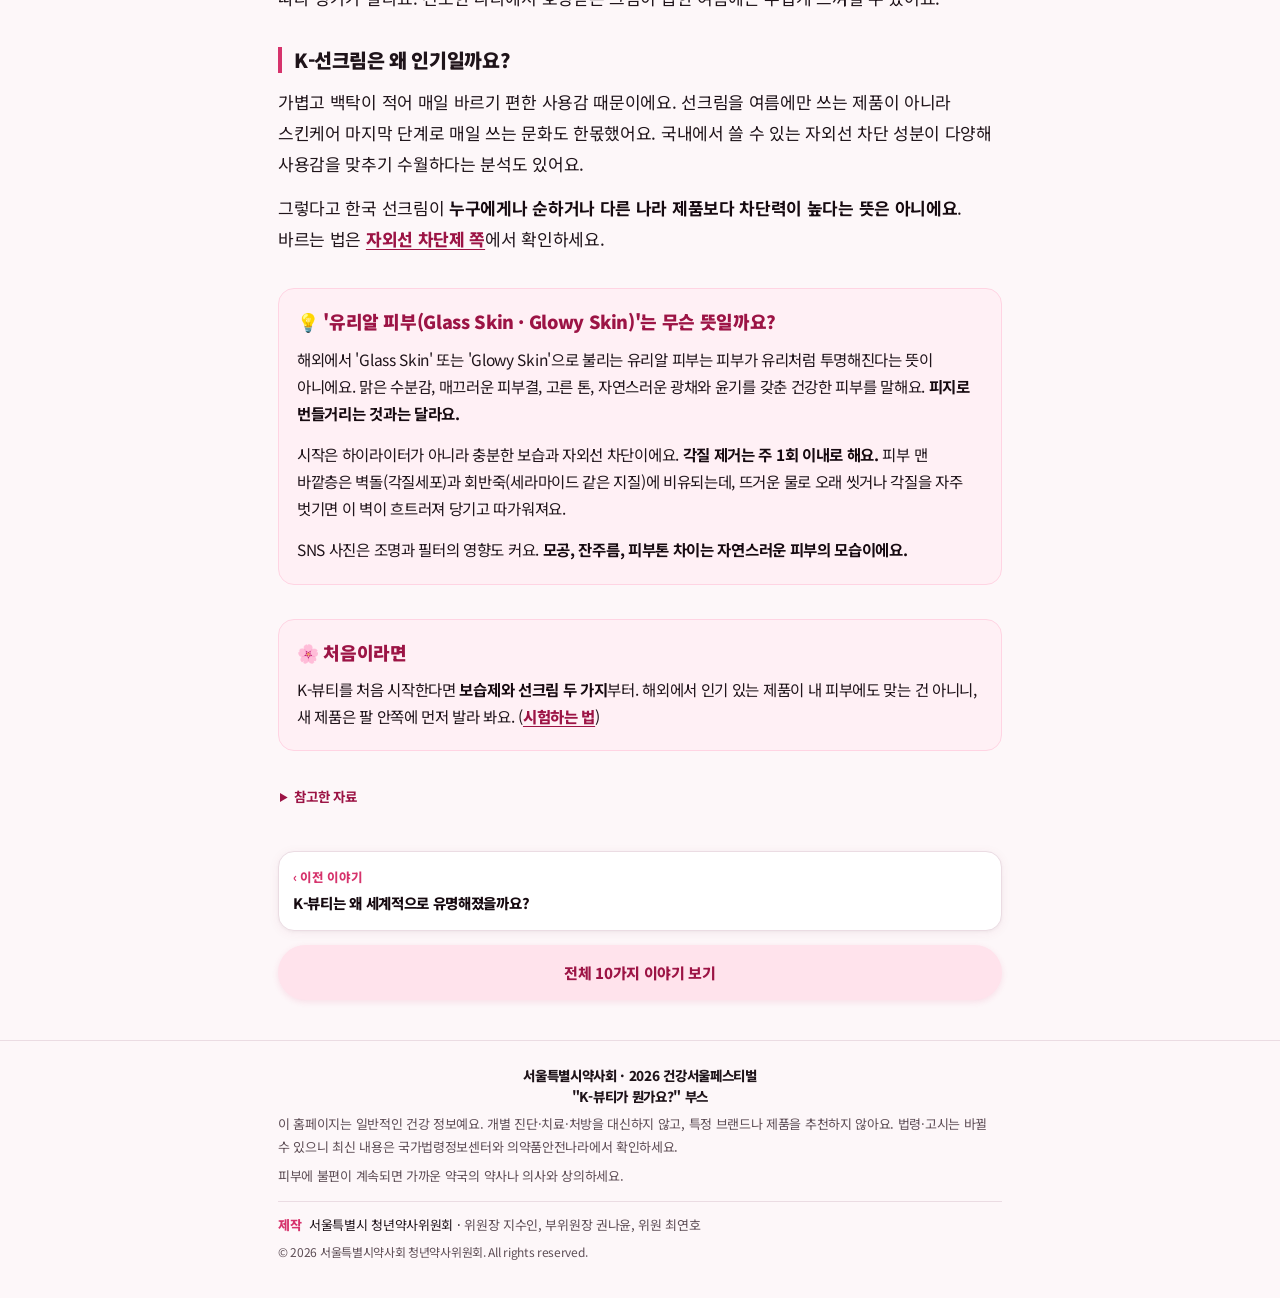
<file: popular.html>
<!doctype html>
<html lang="ko">
<head>
<meta charset="utf-8">
<meta name="viewport" content="width=device-width, initial-scale=1, viewport-fit=cover">
<title>해외에서는 어떤 K-화장품이 인기일까요? | 약사와 함께 읽는 K-뷰티</title>
<meta name="description" content="의외로 색조보다 기초 스킨케어예요.">
<meta property="og:title" content="해외에서는 어떤 K-화장품이 인기일까요?">
<meta property="og:image" content="https://spafesta.github.io/kbeauty2026/assets/og-image.png">
<meta property="og:image:width" content="1200">
<meta property="og:image:height" content="630">
<meta name="twitter:card" content="summary_large_image">
<meta name="twitter:image" content="https://spafesta.github.io/kbeauty2026/assets/og-image.png">
<meta property="og:description" content="의외로 색조보다 기초 스킨케어예요.">
<meta name="theme-color" content="#fff8fa">
<link rel="icon" href="assets/icon.svg" type="image/svg+xml">
<link rel="preconnect" href="https://fonts.googleapis.com">
<link rel="preconnect" href="https://fonts.gstatic.com" crossorigin>
<link rel="stylesheet" href="https://fonts.googleapis.com/css2?family=Noto+Sans+KR:wght@400;500;700;900&display=swap">
<link rel="stylesheet" href="assets/style.css?v=1018d">
</head>
<body data-prev="why-kbeauty.html" data-next="">
<a class="skip" href="#main">본문 바로가기</a>
<header class="appbar">
<div class="wrap appbar-in"><a class="back" href="index.html" aria-label="처음으로">‹</a><span class="appbar-title">해외에서는 어떤 K-화장품이 인기일까요?</span><span class="appbar-pos">10 / 10</span></div>
<div class="progress" aria-hidden="true"><i></i></div>
<nav class="toc" aria-label="이 페이지의 목차"></nav>
</header>
<main id="main" class="wrap">
<div class="thead">
<div class="ico" aria-hidden="true">📈</div>
<span class="tag-n">10번째 이야기</span>
<h1>해외에서는 어떤 K-화장품이 인기일까요?</h1>
<p class="lead">의외로 색조보다 기초 스킨케어예요.</p>
</div>
<div class="keybox"><p class="kb-title">이것만 기억하세요</p><ol><li>가장 많이 수출되는 건 색조보다 <b>기초 스킨케어</b>예요.</li><li>처음이라면 <b>보습제와 선크림 두 가지</b>부터 시작해요.</li><li>유리알 피부는 하이라이터가 아니라 <b>보습과 자외선 차단</b>에서 시작해요.</li></ol></div>

<section>
<h3>한국 화장품 수출, 무엇이 많이 나갈까요?</h3>
<p class="note">2025년 1~3분기 품목별 수출 비중이에요. 연간 확정치나 해외 소비자 선호도 조사는 아니에요.</p>
<div class="bars" role="img" aria-label="기초화장품 41.7%, 기타 화장품 25.5%, 색조화장품 15.4%, 마스크팩·헤어 등 12.1%, 세안제품 4.9%">
<div class="bar"><span class="lbl">기초화장품<small>스킨·로션·에센스·크림 등</small></span><span class="track"><i style="width:41.7%"></i></span><b>41.7%</b></div>
<div class="bar"><span class="lbl">기타 화장품<small>선크림 등 포함</small></span><span class="track"><i style="width:25.5%"></i></span><b>25.5%</b></div>
<div class="bar"><span class="lbl">색조화장품<small>쿠션·립틴트 등</small></span><span class="track"><i style="width:15.4%"></i></span><b>15.4%</b></div>
<div class="bar"><span class="lbl">마스크팩·헤어 등</span><span class="track"><i style="width:12.1%"></i></span><b>12.1%</b></div>
<div class="bar"><span class="lbl">세안제품</span><span class="track"><i style="width:4.9%"></i></span><b>4.9%</b></div>
</div>
<p class="note">반올림과 '기타' 소분류 때문에 합계가 100%가 되지 않을 수 있어요.</p>
</section>

<section>
<h3>제품군마다 고르는 기준이 달라요</h3>
<div class="grid2">
<div class="card"><h4>스킨케어</h4><p>토너·에센스·세럼·앰플·크림. 보습과 피부결을 보고 골라요.</p></div>
<div class="card"><h4>선케어</h4><p>선크림·선세럼·선스틱. 발림성과 백탁을 보고 골라요.</p></div>
<div class="card"><h4>마스크팩·패드</h4><p>처음 접해도 쓰기 쉬워 입문용으로 인기예요.</p></div>
<div class="card"><h4>틴트·쿠션</h4><p>맑은 발색과 촉촉한 광택이 특징이에요.</p></div>
</div>
<p>"세럼", "앰플" 같은 이름은 쓰는 형태를 알려 줄 뿐 <strong>농도나 효과를 보증하지 않아요</strong>. 같은 제품도 날씨에 따라 평가가 달라요. 건조한 나라에서 호평받은 크림이 습한 여름에는 무겁게 느껴질 수 있어요.</p>
</section>

<section>
<h3>K-선크림은 왜 인기일까요?</h3>
<p>가볍고 백탁이 적어 매일 바르기 편한 사용감 때문이에요. 선크림을 여름에만 쓰는 제품이 아니라 스킨케어 마지막 단계로 매일 쓰는 문화도 한몫했어요. 국내에서 쓸 수 있는 자외선 차단 성분이 다양해 사용감을 맞추기 수월하다는 분석도 있어요.</p>
<p>그렇다고 한국 선크림이 <strong>누구에게나 순하거나 다른 나라 제품보다 차단력이 높다는 뜻은 아니에요</strong>. 바르는 법은 <a class="xref" href="sunscreen.html">자외선 차단제 쪽</a>에서 확인하세요.</p>
</section>

<section class="callout">
<h3>'유리알 피부(Glass Skin · Glowy Skin)'는 무슨 뜻일까요?</h3>
<p>해외에서 'Glass Skin' 또는 'Glowy Skin'으로 불리는 유리알 피부는 피부가 유리처럼 투명해진다는 뜻이 아니에요. 맑은 수분감, 매끄러운 피부결, 고른 톤, 자연스러운 광채와 윤기를 갖춘 건강한 피부를 말해요. <strong>피지로 번들거리는 것과는 달라요.</strong></p>
<p>시작은 하이라이터가 아니라 충분한 보습과 자외선 차단이에요. <strong>각질 제거는 주 1회 이내로 해요.</strong> 피부 맨 바깥층은 벽돌(각질세포)과 회반죽(세라마이드 같은 지질)에 비유되는데, 뜨거운 물로 오래 씻거나 각질을 자주 벗기면 이 벽이 흐트러져 당기고 따가워져요.</p>
<p>SNS 사진은 조명과 필터의 영향도 커요. <strong>모공, 잔주름, 피부톤 차이는 자연스러운 피부의 모습이에요.</strong></p>
</section>

<section class="callout soft">
<h3>처음이라면</h3>
<p>K-뷰티를 처음 시작한다면 <b>보습제와 선크림 두 가지</b>부터. 해외에서 인기 있는 제품이 내 피부에도 맞는 건 아니니, 새 제품은 팔 안쪽에 먼저 발라 봐요. (<a class="xref" href="irritation.html">시험하는 법</a>)</p>
</section>

<details class="refs"><summary>참고한 자료</summary><ol><li>관세청, 케이 화장품 3분기 역시 최대실적(2025.10.17)</li><li>미국피부과학회(AAD) Sunscreen FAQs</li></ol></details>
<nav class="pager" aria-label="다른 이야기">
<a class="prev only" href="why-kbeauty.html"><small>‹ 이전 이야기</small><b>K-뷰티는 왜 세계적으로 유명해졌을까요?</b></a>
</nav>
<a class="home-link" href="index.html">전체 10가지 이야기 보기</a>
</main>
<footer class="foot"><div class="wrap">
<p class="org">서울특별시약사회 · 2026 건강서울페스티벌<br>"K-뷰티가 뭔가요?" 부스</p>
<p>이 홈페이지는 일반적인 건강 정보예요. 개별 진단·치료·처방을 대신하지 않고, 특정 브랜드나 제품을 추천하지 않아요. 법령·고시는 바뀔 수 있으니 최신 내용은 국가법령정보센터와 의약품안전나라에서 확인하세요.</p>
<p>피부에 불편이 계속되면 가까운 약국의 약사나 의사와 상의하세요.</p>
<div class="credits"><p class="credit"><b>제작</b> 서울특별시 청년약사위원회<span class="sep"> · </span><span class="names">위원장 지수인, 부위원장 권나윤, 위원 최연호</span></p>
<p class="copy">© 2026 서울특별시약사회 청년약사위원회. All rights reserved.</p></div>
</div></footer>
<script src="assets/app.js"></script>
</body>
</html>
</file>
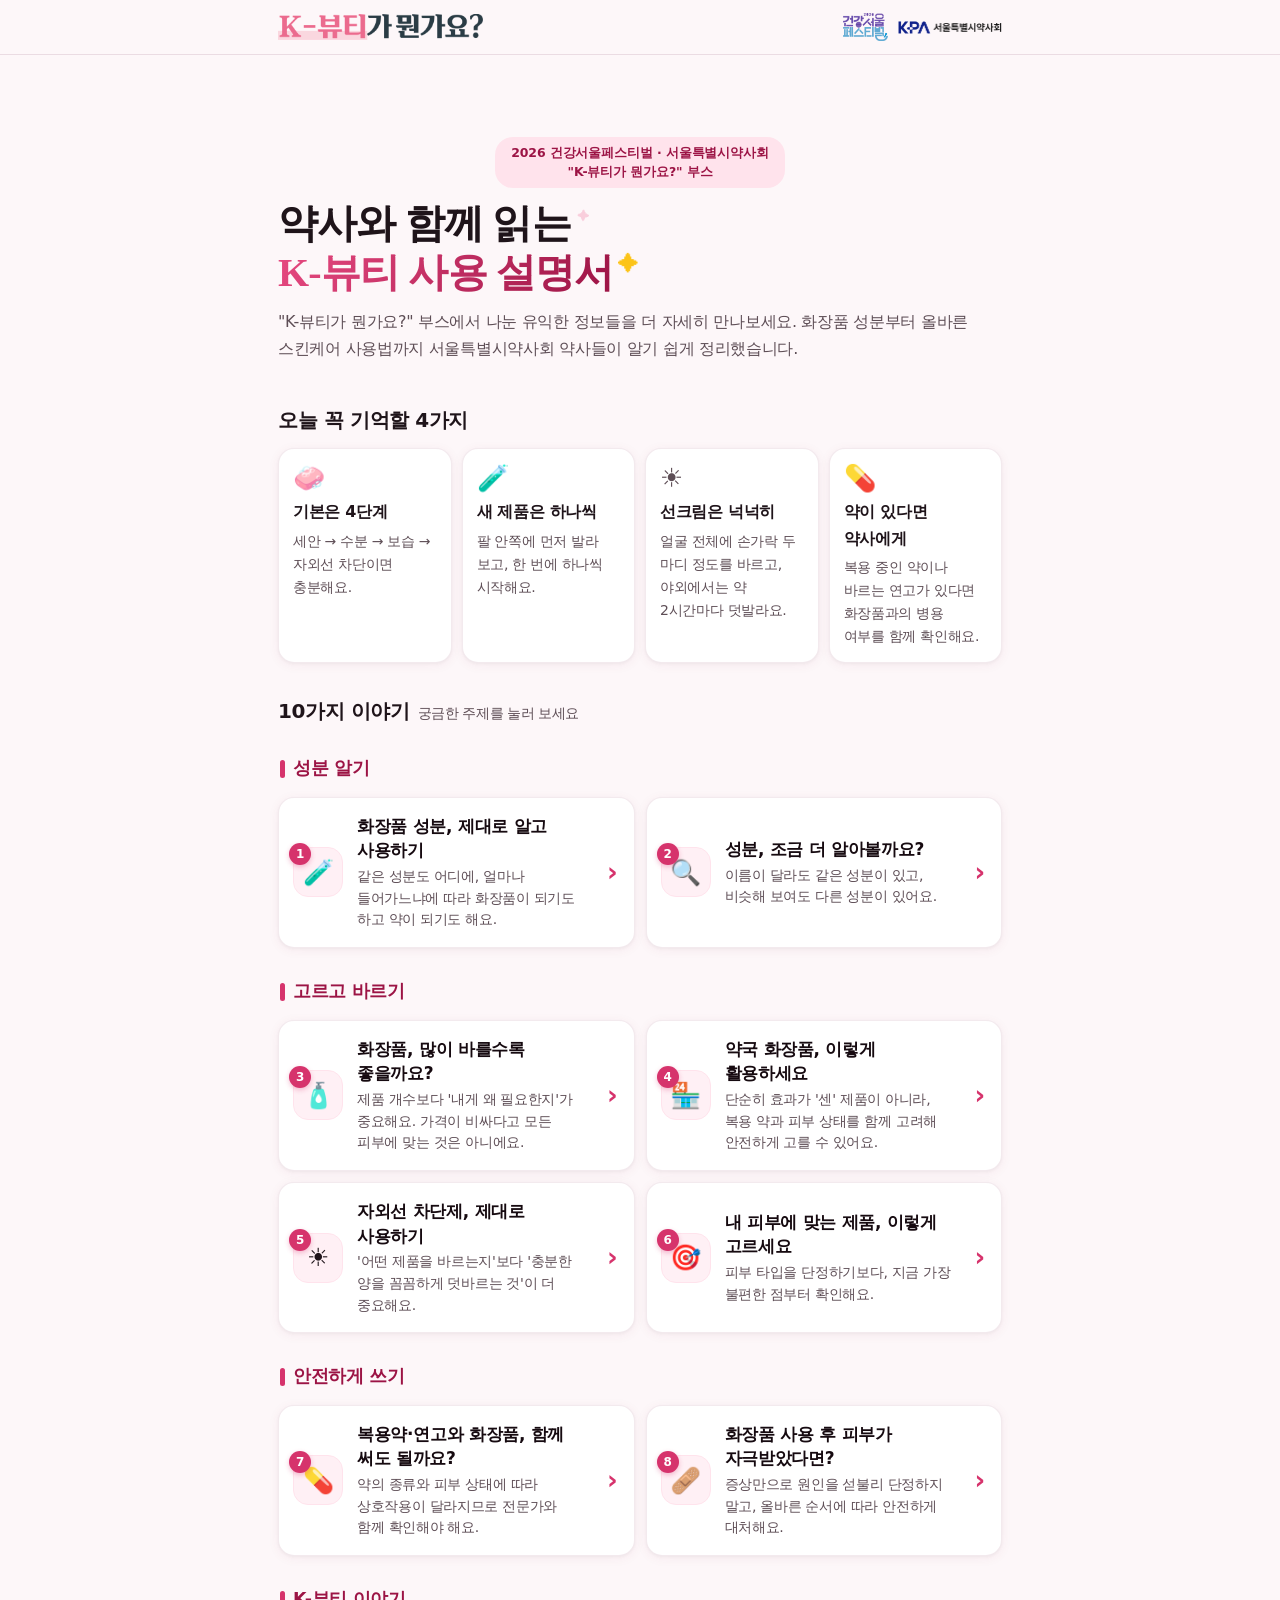
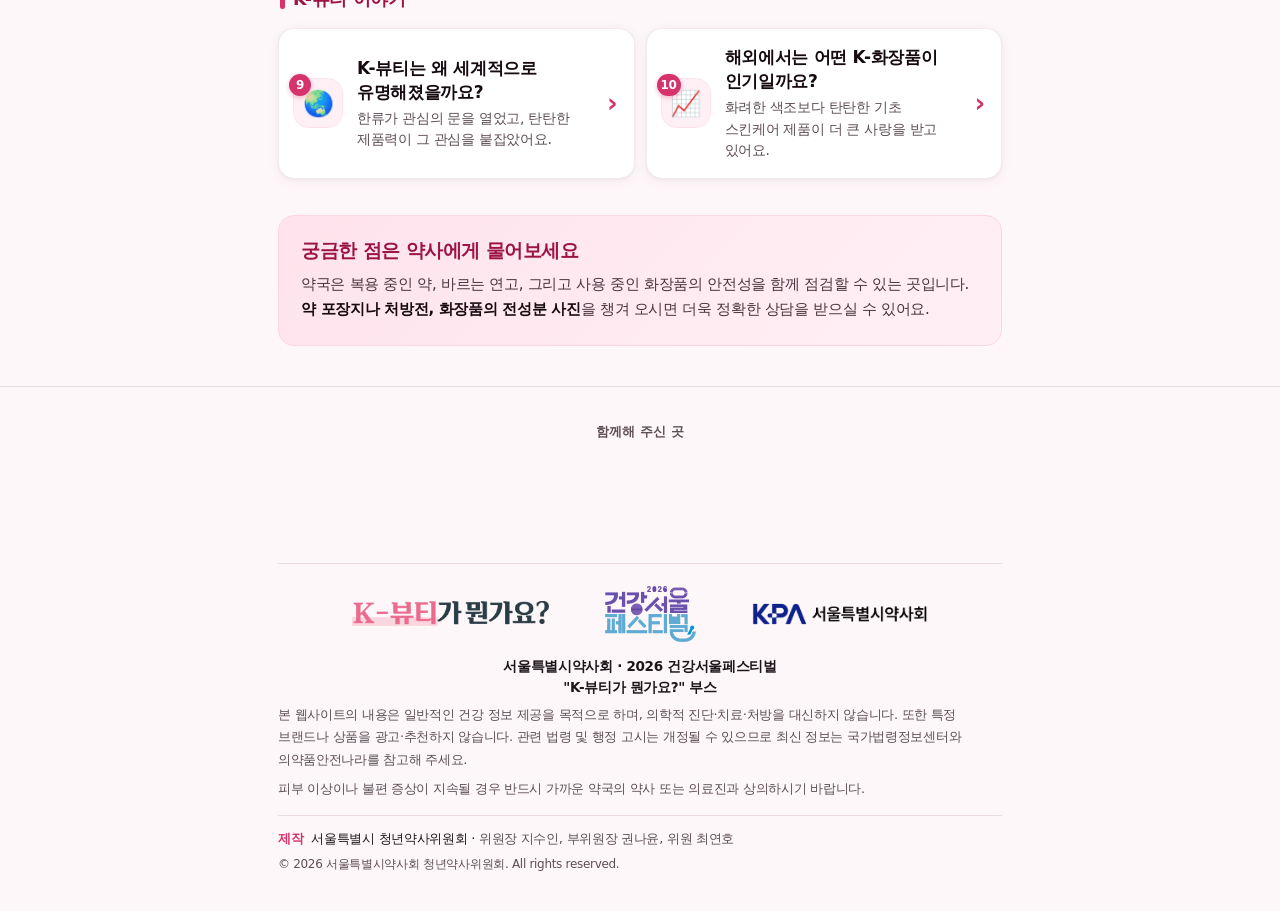
<file: qna.html>
<!doctype html><html lang="ko"><head><meta charset="utf-8">
<meta http-equiv="refresh" content="0; url=index.html#top"><link rel="canonical" href="index.html#top">
<title>약사와 함께 읽는 K-뷰티</title></head><body><a href="index.html#top">약사와 함께 읽는 K-뷰티로 이동</a></body></html>
</file>
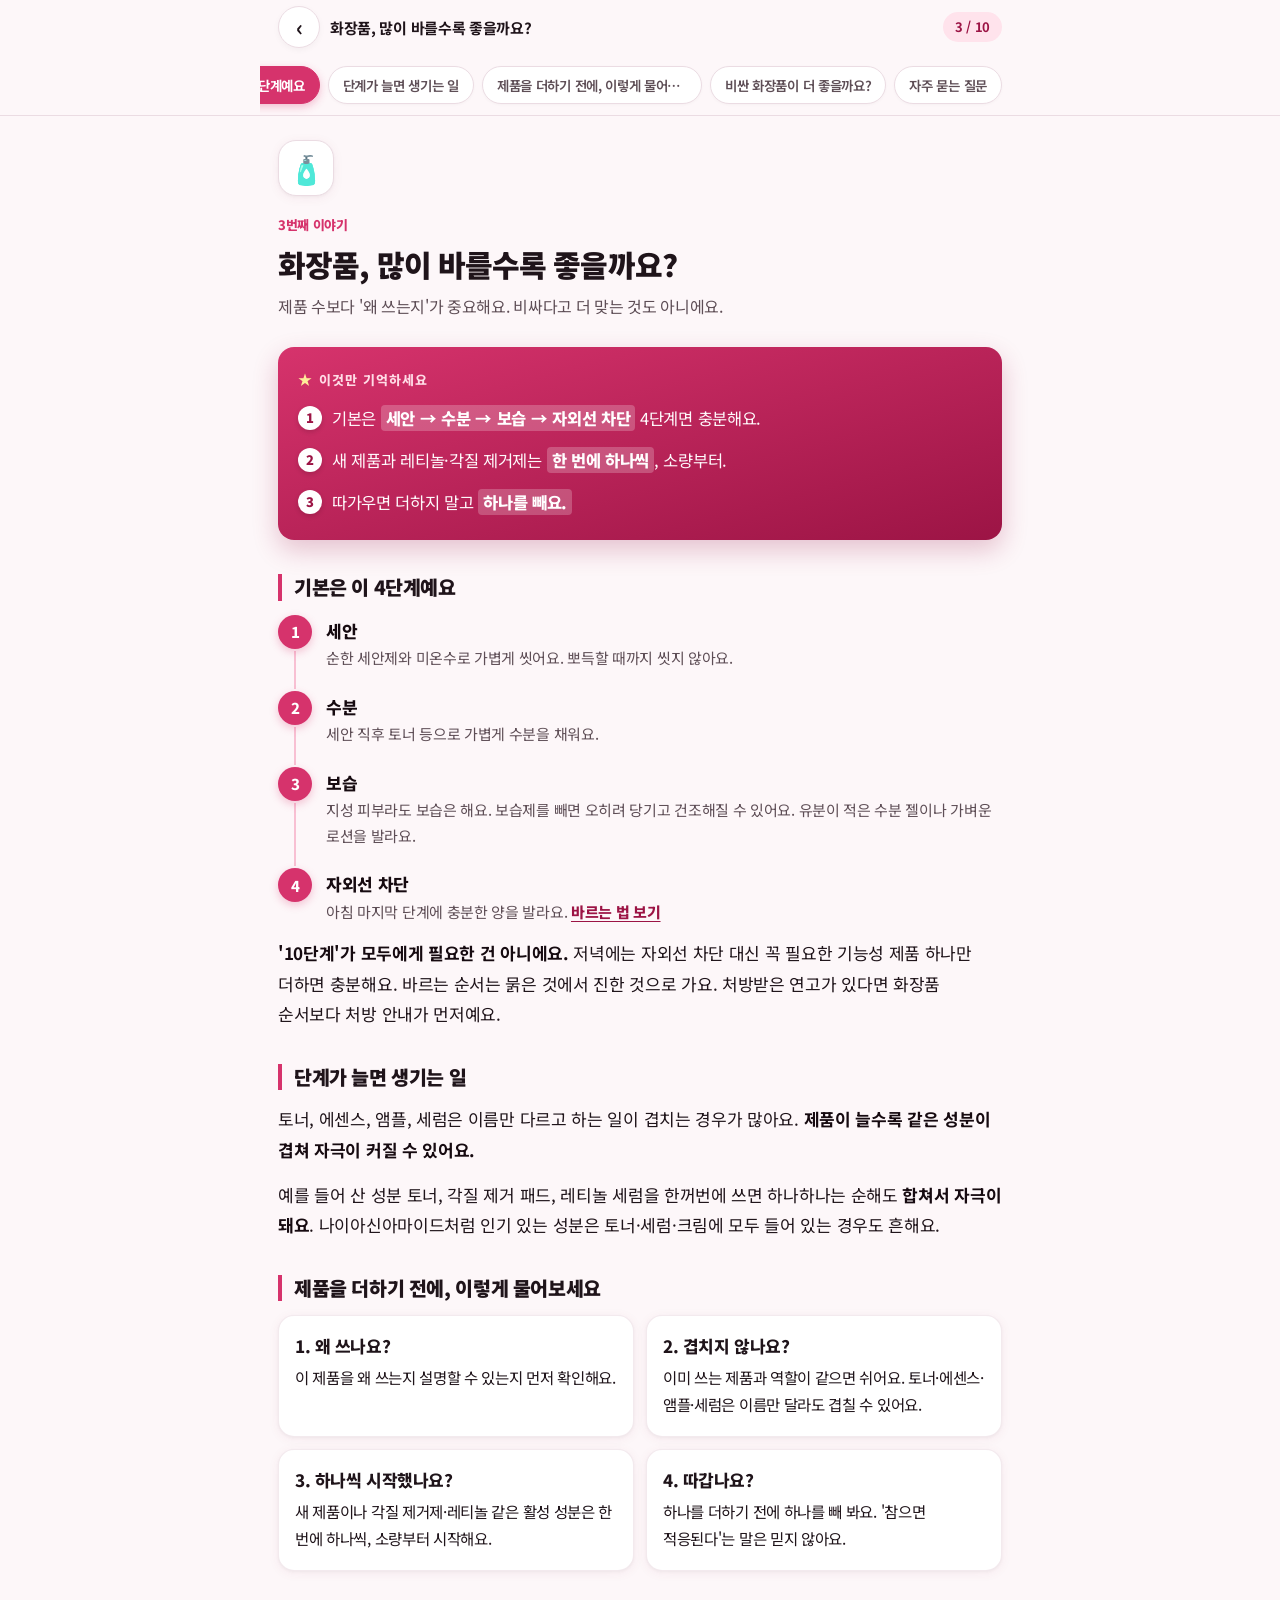
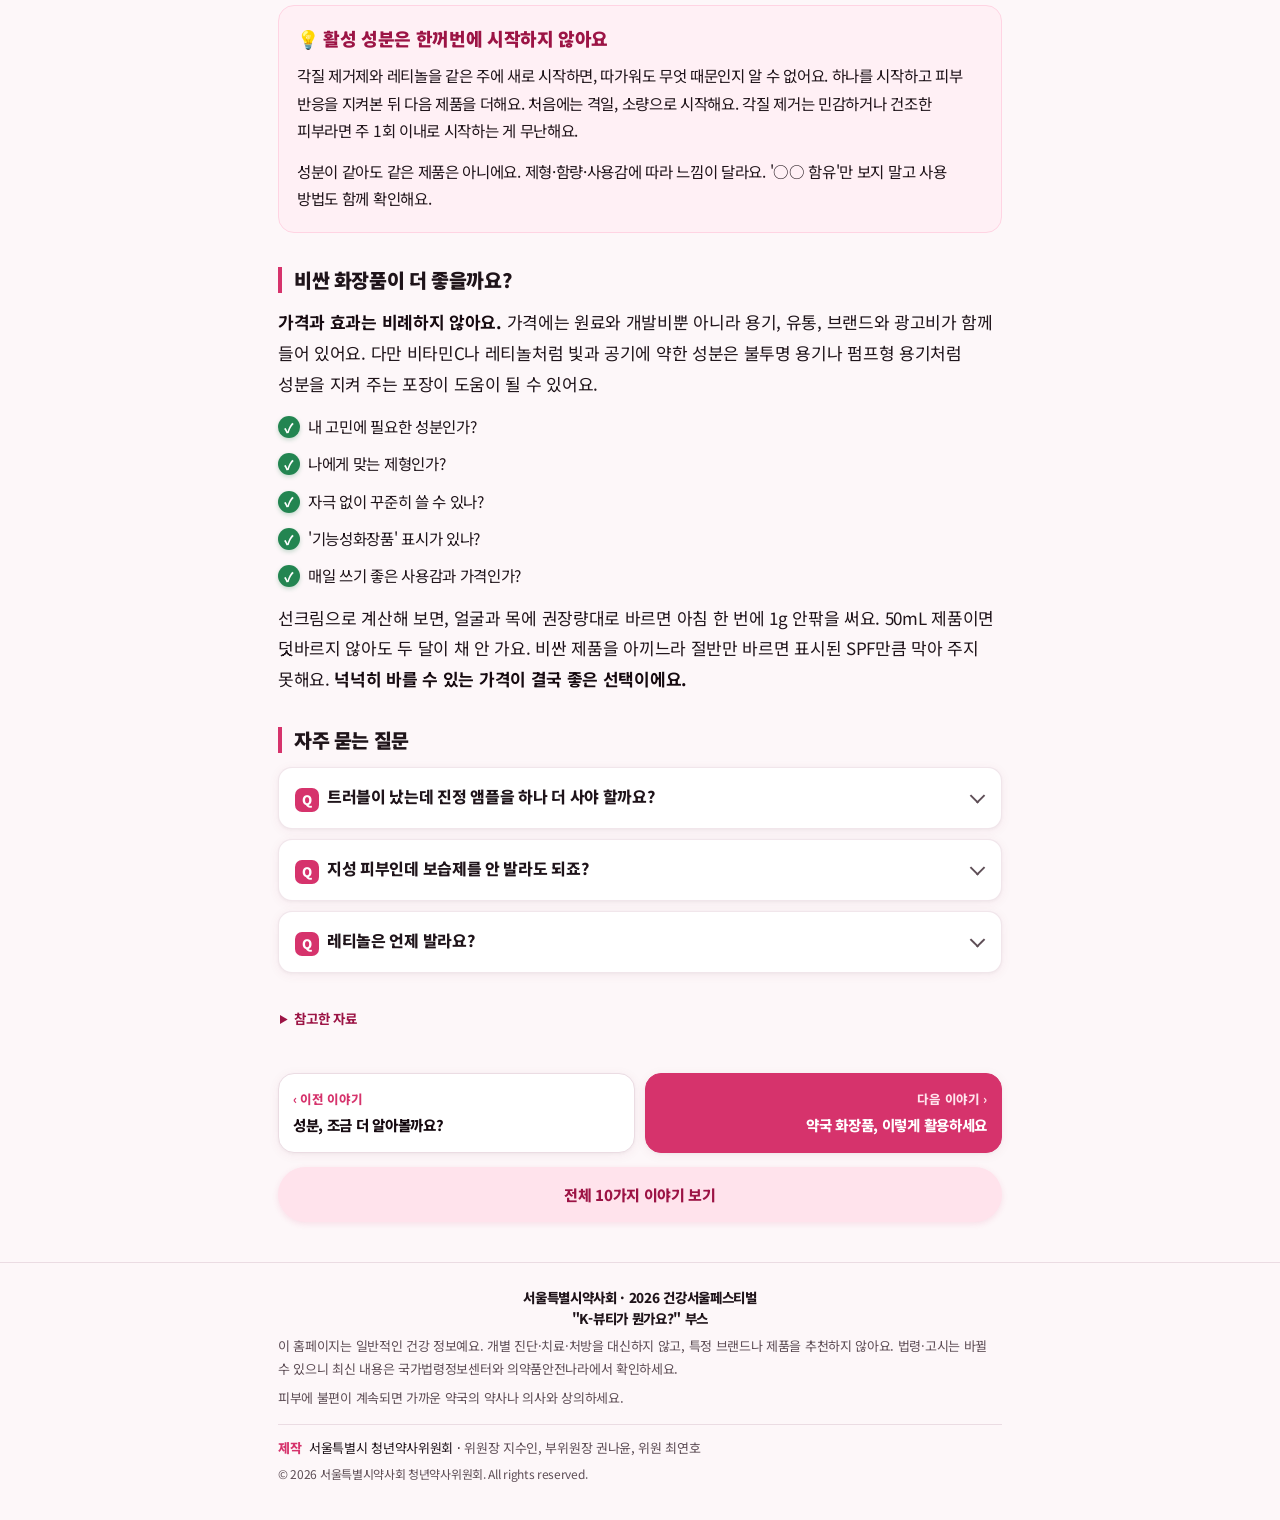
<file: routine.html>
<!doctype html>
<html lang="ko">
<head>
<meta charset="utf-8">
<meta name="viewport" content="width=device-width, initial-scale=1, viewport-fit=cover">
<title>화장품, 많이 바를수록 좋을까요? | 약사와 함께 읽는 K-뷰티</title>
<meta name="description" content="제품 수보다 '왜 쓰는지'가 중요해요. 비싸다고 더 맞는 것도 아니에요.">
<meta property="og:title" content="화장품, 많이 바를수록 좋을까요?">
<meta property="og:image" content="https://spafesta.github.io/kbeauty2026/assets/og-image.png">
<meta property="og:image:width" content="1200">
<meta property="og:image:height" content="630">
<meta name="twitter:card" content="summary_large_image">
<meta name="twitter:image" content="https://spafesta.github.io/kbeauty2026/assets/og-image.png">
<meta property="og:description" content="제품 수보다 '왜 쓰는지'가 중요해요. 비싸다고 더 맞는 것도 아니에요.">
<meta name="theme-color" content="#fff8fa">
<link rel="icon" href="assets/icon.svg" type="image/svg+xml">
<link rel="preconnect" href="https://fonts.googleapis.com">
<link rel="preconnect" href="https://fonts.gstatic.com" crossorigin>
<link rel="stylesheet" href="https://fonts.googleapis.com/css2?family=Noto+Sans+KR:wght@400;500;700;900&display=swap">
<link rel="stylesheet" href="assets/style.css?v=1018d">
</head>
<body data-prev="ingredients-more.html" data-next="pharmacy.html">
<a class="skip" href="#main">본문 바로가기</a>
<header class="appbar">
<div class="wrap appbar-in"><a class="back" href="index.html" aria-label="처음으로">‹</a><span class="appbar-title">화장품, 많이 바를수록 좋을까요?</span><span class="appbar-pos">3 / 10</span></div>
<div class="progress" aria-hidden="true"><i></i></div>
<nav class="toc" aria-label="이 페이지의 목차"></nav>
</header>
<main id="main" class="wrap">
<div class="thead">
<div class="ico" aria-hidden="true">🧴</div>
<span class="tag-n">3번째 이야기</span>
<h1>화장품, 많이 바를수록 좋을까요?</h1>
<p class="lead">제품 수보다 '왜 쓰는지'가 중요해요. 비싸다고 더 맞는 것도 아니에요.</p>
</div>
<div class="keybox"><p class="kb-title">이것만 기억하세요</p><ol><li>기본은 <b>세안 → 수분 → 보습 → 자외선 차단</b> 4단계면 충분해요.</li><li>새 제품과 레티놀·각질 제거제는 <b>한 번에 하나씩</b>, 소량부터.</li><li>따가우면 더하지 말고 <b>하나를 빼요.</b></li></ol></div>

<section>
<h3>기본은 이 4단계예요</h3>
<ol class="steps">
<li><b>세안</b><span>순한 세안제와 미온수로 가볍게 씻어요. 뽀득할 때까지 씻지 않아요.</span></li>
<li><b>수분</b><span>세안 직후 토너 등으로 가볍게 수분을 채워요.</span></li>
<li><b>보습</b><span>지성 피부라도 보습은 해요. 보습제를 빼면 오히려 당기고 건조해질 수 있어요. 유분이 적은 수분 젤이나 가벼운 로션을 발라요.</span></li>
<li><b>자외선 차단</b><span>아침 마지막 단계에 충분한 양을 발라요. <a class="xref" href="sunscreen.html">바르는 법 보기</a></span></li>
</ol>
<p><strong>'10단계'가 모두에게 필요한 건 아니에요.</strong> 저녁에는 자외선 차단 대신 꼭 필요한 기능성 제품 하나만 더하면 충분해요. 바르는 순서는 묽은 것에서 진한 것으로 가요. 처방받은 연고가 있다면 화장품 순서보다 처방 안내가 먼저예요.</p>
</section>

<section>
<h3>단계가 늘면 생기는 일</h3>
<p>토너, 에센스, 앰플, 세럼은 이름만 다르고 하는 일이 겹치는 경우가 많아요. <strong>제품이 늘수록 같은 성분이 겹쳐 자극이 커질 수 있어요.</strong></p>
<p>예를 들어 산 성분 토너, 각질 제거 패드, 레티놀 세럼을 한꺼번에 쓰면 하나하나는 순해도 <strong>합쳐서 자극이 돼요</strong>. 나이아신아마이드처럼 인기 있는 성분은 토너·세럼·크림에 모두 들어 있는 경우도 흔해요.</p>
</section>

<section>
<h3>제품을 더하기 전에, 이렇게 물어보세요</h3>
<div class="grid2">
<div class="card"><h4>1. 왜 쓰나요?</h4><p>이 제품을 왜 쓰는지 설명할 수 있는지 먼저 확인해요.</p></div>
<div class="card"><h4>2. 겹치지 않나요?</h4><p>이미 쓰는 제품과 역할이 같으면 쉬어요. 토너·에센스·앰플·세럼은 이름만 달라도 겹칠 수 있어요.</p></div>
<div class="card"><h4>3. 하나씩 시작했나요?</h4><p>새 제품이나 각질 제거제·레티놀 같은 활성 성분은 한 번에 하나씩, 소량부터 시작해요.</p></div>
<div class="card"><h4>4. 따갑나요?</h4><p>하나를 더하기 전에 하나를 빼 봐요. '참으면 적응된다'는 말은 믿지 않아요.</p></div>
</div>
</section>

<section class="callout">
<h3>활성 성분은 한꺼번에 시작하지 않아요</h3>
<p>각질 제거제와 레티놀을 같은 주에 새로 시작하면, 따가워도 무엇 때문인지 알 수 없어요. 하나를 시작하고 피부 반응을 지켜본 뒤 다음 제품을 더해요. 처음에는 격일, 소량으로 시작해요. 각질 제거는 민감하거나 건조한 피부라면 주 1회 이내로 시작하는 게 무난해요.</p>
<p>성분이 같아도 같은 제품은 아니에요. 제형·함량·사용감에 따라 느낌이 달라요. '○○ 함유'만 보지 말고 사용 방법도 함께 확인해요.</p>
</section>

<section>
<h3>비싼 화장품이 더 좋을까요?</h3>
<p><strong>가격과 효과는 비례하지 않아요.</strong> 가격에는 원료와 개발비뿐 아니라 용기, 유통, 브랜드와 광고비가 함께 들어 있어요. 다만 비타민C나 레티놀처럼 빛과 공기에 약한 성분은 불투명 용기나 펌프형 용기처럼 성분을 지켜 주는 포장이 도움이 될 수 있어요.</p>
<ul class="check">
<li>내 고민에 필요한 성분인가?</li><li>나에게 맞는 제형인가?</li><li>자극 없이 꾸준히 쓸 수 있나?</li><li>'기능성화장품' 표시가 있나?</li><li>매일 쓰기 좋은 사용감과 가격인가?</li>
</ul>
<p>선크림으로 계산해 보면, 얼굴과 목에 권장량대로 바르면 아침 한 번에 1g 안팎을 써요. 50mL 제품이면 덧바르지 않아도 두 달이 채 안 가요. 비싼 제품을 아끼느라 절반만 바르면 표시된 SPF만큼 막아 주지 못해요. <strong>넉넉히 바를 수 있는 가격이 결국 좋은 선택이에요.</strong></p>
</section>
<section class="faq"><h3>자주 묻는 질문</h3>
<details class="qa-item"><summary>트러블이 났는데 진정 앰플을 하나 더 사야 할까요?</summary><p>하나를 더하기 전에 <strong>최근 2~3주 사이 새로 쓴 제품을 찾아서 먼저 빼 보세요.</strong> 원인이 거기 있는 경우가 많아요.</p></details>
<details class="qa-item"><summary>지성 피부인데 보습제를 안 발라도 되죠?</summary><p>아니에요. 보습제를 빼면 오히려 당기고 건조해질 수 있어요. <strong>번들거린다고 보습을 건너뛰지 말고</strong>, 유분기가 적고 산뜻한 수분 젤이나 가벼운 로션을 발라 주세요.</p></details>
<details class="qa-item"><summary>레티놀은 언제 발라요?</summary><p>밤에, 소량으로, 처음엔 격일로 시작해요. <strong>다음 날 아침 자외선 차단은 꼭 해요.</strong> 임신 중이거나 준비 중이라면 쓰기 전에 의사·약사와 상의하세요.</p></details>
</section>
<details class="refs"><summary>참고한 자료</summary><ol><li>미국피부과학회(AAD) Skin care on a budget · How to test skin care products · Retinoid or retinol?</li><li>서울특별시약사회 K-뷰티 부스 위원회 원고</li></ol></details>
<nav class="pager" aria-label="다른 이야기">
<a class="prev" href="ingredients-more.html"><small>‹ 이전 이야기</small><b>성분, 조금 더 알아볼까요?</b></a>
<a class="next" href="pharmacy.html"><small>다음 이야기 ›</small><b>약국 화장품, 이렇게 활용하세요</b></a>
</nav>
<a class="home-link" href="index.html">전체 10가지 이야기 보기</a>
</main>
<footer class="foot"><div class="wrap">
<p class="org">서울특별시약사회 · 2026 건강서울페스티벌<br>"K-뷰티가 뭔가요?" 부스</p>
<p>이 홈페이지는 일반적인 건강 정보예요. 개별 진단·치료·처방을 대신하지 않고, 특정 브랜드나 제품을 추천하지 않아요. 법령·고시는 바뀔 수 있으니 최신 내용은 국가법령정보센터와 의약품안전나라에서 확인하세요.</p>
<p>피부에 불편이 계속되면 가까운 약국의 약사나 의사와 상의하세요.</p>
<div class="credits"><p class="credit"><b>제작</b> 서울특별시 청년약사위원회<span class="sep"> · </span><span class="names">위원장 지수인, 부위원장 권나윤, 위원 최연호</span></p>
<p class="copy">© 2026 서울특별시약사회 청년약사위원회. All rights reserved.</p></div>
</div></footer>
<script src="assets/app.js"></script>
</body>
</html>
</file>
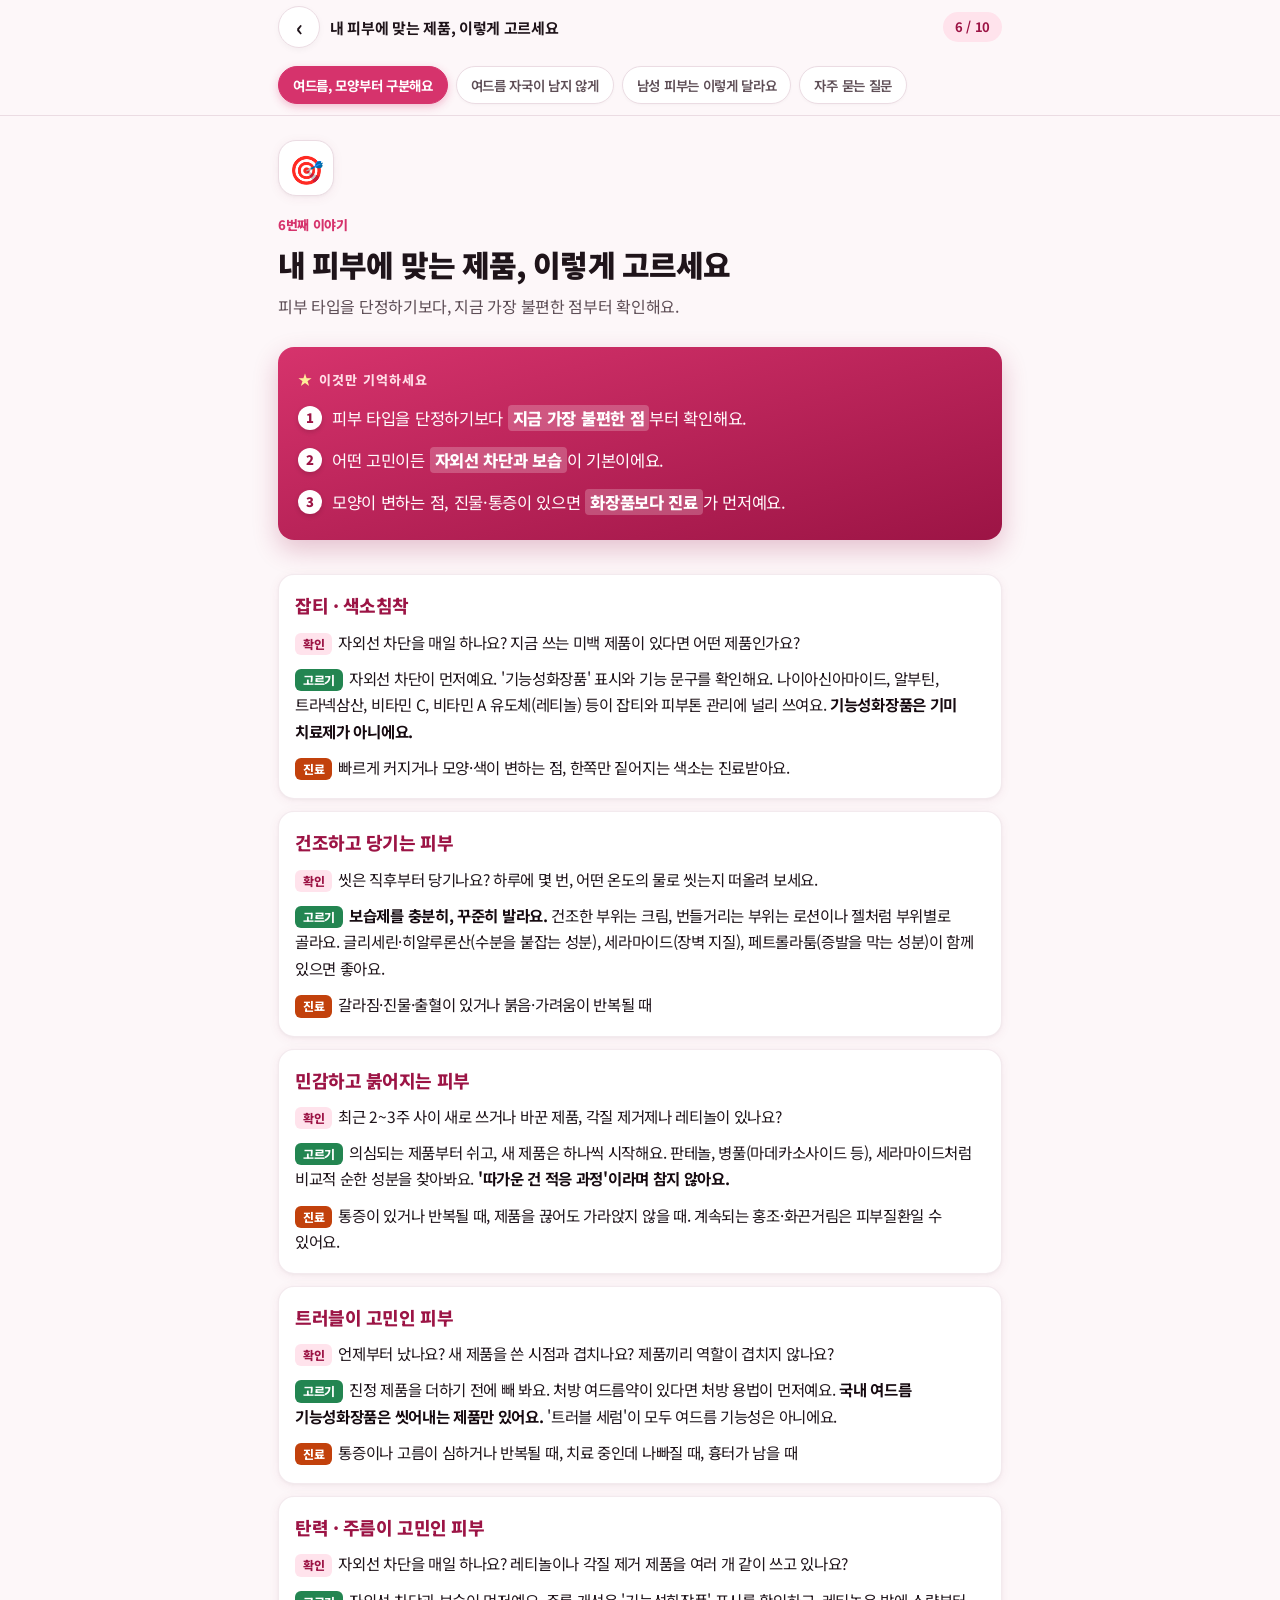
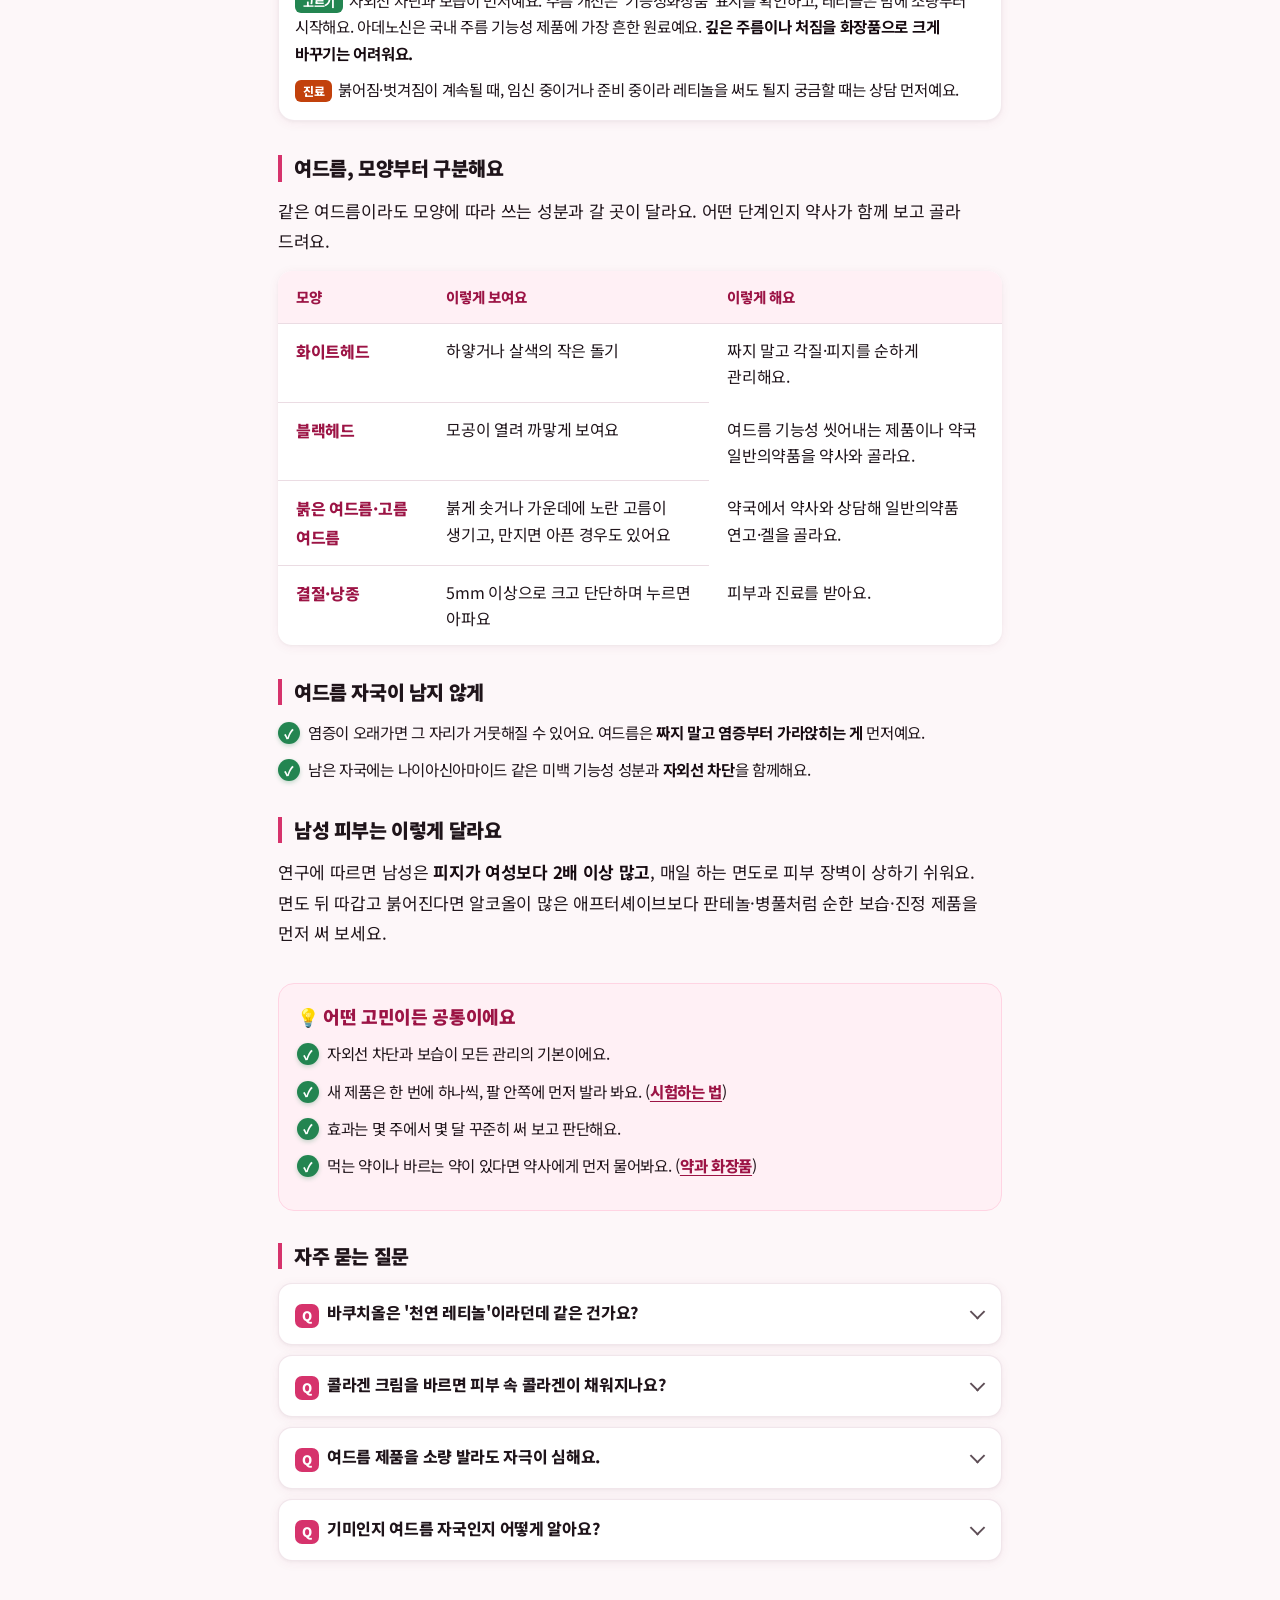
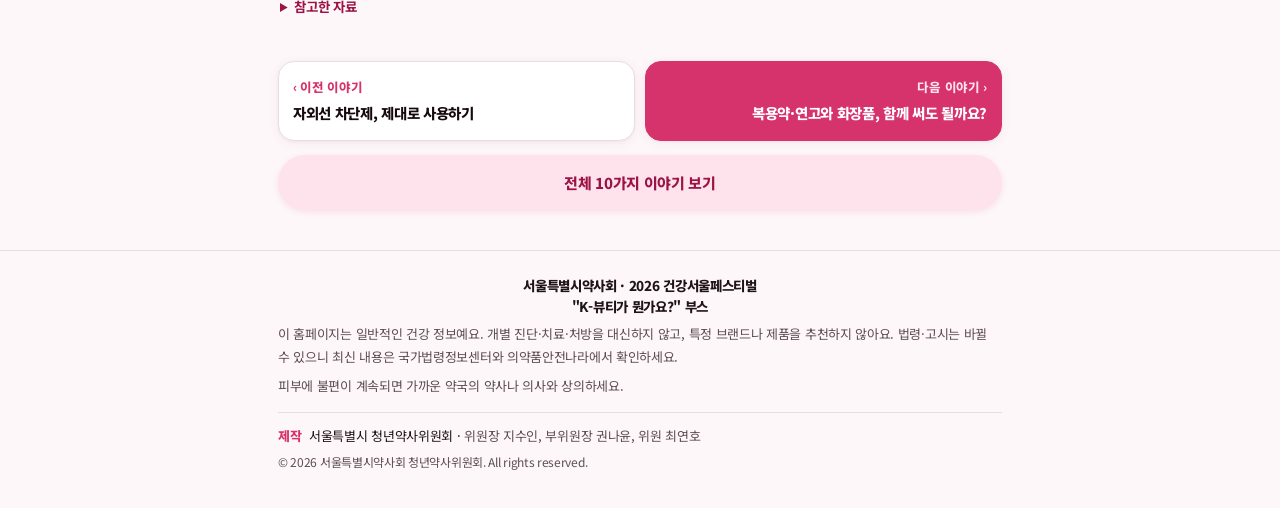
<file: skin-concerns.html>
<!doctype html>
<html lang="ko">
<head>
<meta charset="utf-8">
<meta name="viewport" content="width=device-width, initial-scale=1, viewport-fit=cover">
<title>내 피부에 맞는 제품, 이렇게 고르세요 | 약사와 함께 읽는 K-뷰티</title>
<meta name="description" content="피부 타입을 단정하기보다, 지금 가장 불편한 점부터 확인해요.">
<meta property="og:title" content="내 피부에 맞는 제품, 이렇게 고르세요">
<meta property="og:image" content="https://spafesta.github.io/kbeauty2026/assets/og-image.png">
<meta property="og:image:width" content="1200">
<meta property="og:image:height" content="630">
<meta name="twitter:card" content="summary_large_image">
<meta name="twitter:image" content="https://spafesta.github.io/kbeauty2026/assets/og-image.png">
<meta property="og:description" content="피부 타입을 단정하기보다, 지금 가장 불편한 점부터 확인해요.">
<meta name="theme-color" content="#fff8fa">
<link rel="icon" href="assets/icon.svg" type="image/svg+xml">
<link rel="preconnect" href="https://fonts.googleapis.com">
<link rel="preconnect" href="https://fonts.gstatic.com" crossorigin>
<link rel="stylesheet" href="https://fonts.googleapis.com/css2?family=Noto+Sans+KR:wght@400;500;700;900&display=swap">
<link rel="stylesheet" href="assets/style.css?v=1018d">
</head>
<body data-prev="sunscreen.html" data-next="medicine.html">
<a class="skip" href="#main">본문 바로가기</a>
<header class="appbar">
<div class="wrap appbar-in"><a class="back" href="index.html" aria-label="처음으로">‹</a><span class="appbar-title">내 피부에 맞는 제품, 이렇게 고르세요</span><span class="appbar-pos">6 / 10</span></div>
<div class="progress" aria-hidden="true"><i></i></div>
<nav class="toc" aria-label="이 페이지의 목차"></nav>
</header>
<main id="main" class="wrap">
<div class="thead">
<div class="ico" aria-hidden="true">🎯</div>
<span class="tag-n">6번째 이야기</span>
<h1>내 피부에 맞는 제품, 이렇게 고르세요</h1>
<p class="lead">피부 타입을 단정하기보다, 지금 가장 불편한 점부터 확인해요.</p>
</div>
<div class="keybox"><p class="kb-title">이것만 기억하세요</p><ol><li>피부 타입을 단정하기보다 <b>지금 가장 불편한 점</b>부터 확인해요.</li><li>어떤 고민이든 <b>자외선 차단과 보습</b>이 기본이에요.</li><li>모양이 변하는 점, 진물·통증이 있으면 <b>화장품보다 진료</b>가 먼저예요.</li></ol></div>

<section><div class="stack"><article class="card concern"><h4>잡티 · 색소침착</h4><p><span class="tag">확인</span>자외선 차단을 매일 하나요? 지금 쓰는 미백 제품이 있다면 어떤 제품인가요?</p><p><span class="tag pick">고르기</span>자외선 차단이 먼저예요. '기능성화장품' 표시와 기능 문구를 확인해요. 나이아신아마이드, 알부틴, 트라넥삼산, 비타민 C, 비타민 A 유도체(레티놀) 등이 잡티와 피부톤 관리에 널리 쓰여요. <strong>기능성화장품은 기미 치료제가 아니에요.</strong></p><p><span class="tag care">진료</span>빠르게 커지거나 모양·색이 변하는 점, 한쪽만 짙어지는 색소는 진료받아요.</p></article><article class="card concern"><h4>건조하고 당기는 피부</h4><p><span class="tag">확인</span>씻은 직후부터 당기나요? 하루에 몇 번, 어떤 온도의 물로 씻는지 떠올려 보세요.</p><p><span class="tag pick">고르기</span><strong>보습제를 충분히, 꾸준히 발라요.</strong> 건조한 부위는 크림, 번들거리는 부위는 로션이나 젤처럼 부위별로 골라요. 글리세린·히알루론산(수분을 붙잡는 성분), 세라마이드(장벽 지질), 페트롤라툼(증발을 막는 성분)이 함께 있으면 좋아요.</p><p><span class="tag care">진료</span>갈라짐·진물·출혈이 있거나 붉음·가려움이 반복될 때</p></article><article class="card concern"><h4>민감하고 붉어지는 피부</h4><p><span class="tag">확인</span>최근 2~3주 사이 새로 쓰거나 바꾼 제품, 각질 제거제나 레티놀이 있나요?</p><p><span class="tag pick">고르기</span>의심되는 제품부터 쉬고, 새 제품은 하나씩 시작해요. 판테놀, 병풀(마데카소사이드 등), 세라마이드처럼 비교적 순한 성분을 찾아봐요. <strong>'따가운 건 적응 과정'이라며 참지 않아요.</strong></p><p><span class="tag care">진료</span>통증이 있거나 반복될 때, 제품을 끊어도 가라앉지 않을 때. 계속되는 홍조·화끈거림은 피부질환일 수 있어요.</p></article><article class="card concern"><h4>트러블이 고민인 피부</h4><p><span class="tag">확인</span>언제부터 났나요? 새 제품을 쓴 시점과 겹치나요? 제품끼리 역할이 겹치지 않나요?</p><p><span class="tag pick">고르기</span>진정 제품을 더하기 전에 빼 봐요. 처방 여드름약이 있다면 처방 용법이 먼저예요. <strong>국내 여드름 기능성화장품은 씻어내는 제품만 있어요.</strong> '트러블 세럼'이 모두 여드름 기능성은 아니에요.</p><p><span class="tag care">진료</span>통증이나 고름이 심하거나 반복될 때, 치료 중인데 나빠질 때, 흉터가 남을 때</p></article><article class="card concern"><h4>탄력 · 주름이 고민인 피부</h4><p><span class="tag">확인</span>자외선 차단을 매일 하나요? 레티놀이나 각질 제거 제품을 여러 개 같이 쓰고 있나요?</p><p><span class="tag pick">고르기</span>자외선 차단과 보습이 먼저예요. 주름 개선은 '기능성화장품' 표시를 확인하고, 레티놀은 밤에 소량부터 시작해요. 아데노신은 국내 주름 기능성 제품에 가장 흔한 원료예요. <strong>깊은 주름이나 처짐을 화장품으로 크게 바꾸기는 어려워요.</strong></p><p><span class="tag care">진료</span>붉어짐·벗겨짐이 계속될 때, 임신 중이거나 준비 중이라 레티놀을 써도 될지 궁금할 때는 상담 먼저예요.</p></article></div></section>

<section><h3>여드름, 모양부터 구분해요</h3>
<p>같은 여드름이라도 모양에 따라 쓰는 성분과 갈 곳이 달라요. 어떤 단계인지 약사가 함께 보고 골라 드려요.</p>
<div class="table-wrap"><table>
<thead><tr><th>모양</th><th>이렇게 보여요</th><th>이렇게 해요</th></tr></thead>
<tbody>
<tr><th data-label="모양">화이트헤드</th><td data-label="이렇게 보여요">하얗거나 살색의 작은 돌기</td><td data-label="이렇게 해요">짜지 말고 각질·피지를 순하게 관리해요.</td></tr>
<tr><th data-label="모양">블랙헤드</th><td data-label="이렇게 보여요">모공이 열려 까맣게 보여요</td><td data-label="이렇게 해요">여드름 기능성 씻어내는 제품이나 약국 일반의약품을 약사와 골라요.</td></tr>
<tr><th data-label="모양">붉은 여드름·고름 여드름</th><td data-label="이렇게 보여요">붉게 솟거나 가운데에 노란 고름이 생기고, 만지면 아픈 경우도 있어요</td><td data-label="이렇게 해요">약국에서 약사와 상담해 일반의약품 연고·겔을 골라요.</td></tr>
<tr><th data-label="모양">결절·낭종</th><td data-label="이렇게 보여요">5mm 이상으로 크고 단단하며 누르면 아파요</td><td data-label="이렇게 해요">피부과 진료를 받아요.</td></tr>
</tbody></table></div>
</section>
<section><h3>여드름 자국이 남지 않게</h3>
<ul class="check">
<li>염증이 오래가면 그 자리가 거뭇해질 수 있어요. 여드름은 <b>짜지 말고 염증부터 가라앉히는 게</b> 먼저예요.</li>
<li>남은 자국에는 나이아신아마이드 같은 미백 기능성 성분과 <b>자외선 차단</b>을 함께해요.</li>
</ul>
</section>
<section><h3>남성 피부는 이렇게 달라요</h3>
<p>연구에 따르면 남성은 <strong>피지가 여성보다 2배 이상 많고</strong>, 매일 하는 면도로 피부 장벽이 상하기 쉬워요. 면도 뒤 따갑고 붉어진다면 알코올이 많은 애프터셰이브보다 판테놀·병풀처럼 순한 보습·진정 제품을 먼저 써 보세요.</p>
</section>
<section class="callout">
<h3>어떤 고민이든 공통이에요</h3>
<ul class="check">
<li>자외선 차단과 보습이 모든 관리의 기본이에요.</li>
<li>새 제품은 한 번에 하나씩, 팔 안쪽에 먼저 발라 봐요. (<a class="xref" href="irritation.html">시험하는 법</a>)</li>
<li>효과는 몇 주에서 몇 달 꾸준히 써 보고 판단해요.</li>
<li>먹는 약이나 바르는 약이 있다면 약사에게 먼저 물어봐요. (<a class="xref" href="medicine.html">약과 화장품</a>)</li>
</ul>
</section>
<section class="faq"><h3>자주 묻는 질문</h3>
<details class="qa-item"><summary>바쿠치올은 '천연 레티놀'이라던데 같은 건가요?</summary><p><strong>이름과 달리 레티놀이 아니에요.</strong> 소규모 연구가 있는 다른 성분이에요.</p></details>
<details class="qa-item"><summary>콜라겐 크림을 바르면 피부 속 콜라겐이 채워지나요?</summary><p>바르는 콜라겐은 주로 피부 표면에서 수분을 유지해 주는 보습막 역할을 해요. <strong>진피 속 콜라겐 구조를 직접 채운다는 설명은 정확하지 않아요.</strong></p></details>
<details class="qa-item"><summary>여드름 제품을 소량 발라도 자극이 심해요.</summary><p>살리실산, 벤조일퍼옥사이드, 레티노이드 같은 성분은 피부에 자극을 줄 수 있어요. 소량만 발라도 따갑거나 붉어진다면 순한 보습제를 먼저 발라 피부에 보호막을 만든 뒤 그 위에 소량 덧발라 보세요. 매일 바르기보다 격일로 간격을 늘리고, 그래도 자극이 계속되면 사용을 멈추고 약사와 상의하세요. 처방받은 약이라면 바르는 방법을 바꾸기 전에 처방한 곳에 먼저 물어보세요.</p></details>
<details class="qa-item"><summary>기미인지 여드름 자국인지 어떻게 알아요?</summary><p>모양과 생긴 계기가 달라요. 여드름이 난 자리에 남은 갈색·붉은 자국인지, 볼에 넓게 퍼진 얼룩인지에 따라 관리가 달라지니 약사나 의사에게 보여 주세요.</p></details>
</section>
<details class="refs"><summary>참고한 자료</summary><ol><li>식약처 「기능성화장품 심사에 관한 규정」</li><li>화장품법 시행규칙 제2조 제9호(여드름성 피부 완화 기능성은 인체세정용 제품류)</li><li>미국피부과학회(AAD) Skin care on a budget · How to test skin care products</li></ol></details>
<nav class="pager" aria-label="다른 이야기">
<a class="prev" href="sunscreen.html"><small>‹ 이전 이야기</small><b>자외선 차단제, 제대로 사용하기</b></a>
<a class="next" href="medicine.html"><small>다음 이야기 ›</small><b>복용약·연고와 화장품, 함께 써도 될까요?</b></a>
</nav>
<a class="home-link" href="index.html">전체 10가지 이야기 보기</a>
</main>
<footer class="foot"><div class="wrap">
<p class="org">서울특별시약사회 · 2026 건강서울페스티벌<br>"K-뷰티가 뭔가요?" 부스</p>
<p>이 홈페이지는 일반적인 건강 정보예요. 개별 진단·치료·처방을 대신하지 않고, 특정 브랜드나 제품을 추천하지 않아요. 법령·고시는 바뀔 수 있으니 최신 내용은 국가법령정보센터와 의약품안전나라에서 확인하세요.</p>
<p>피부에 불편이 계속되면 가까운 약국의 약사나 의사와 상의하세요.</p>
<div class="credits"><p class="credit"><b>제작</b> 서울특별시 청년약사위원회<span class="sep"> · </span><span class="names">위원장 지수인, 부위원장 권나윤, 위원 최연호</span></p>
<p class="copy">© 2026 서울특별시약사회 청년약사위원회. All rights reserved.</p></div>
</div></footer>
<script src="assets/app.js"></script>
</body>
</html>
</file>
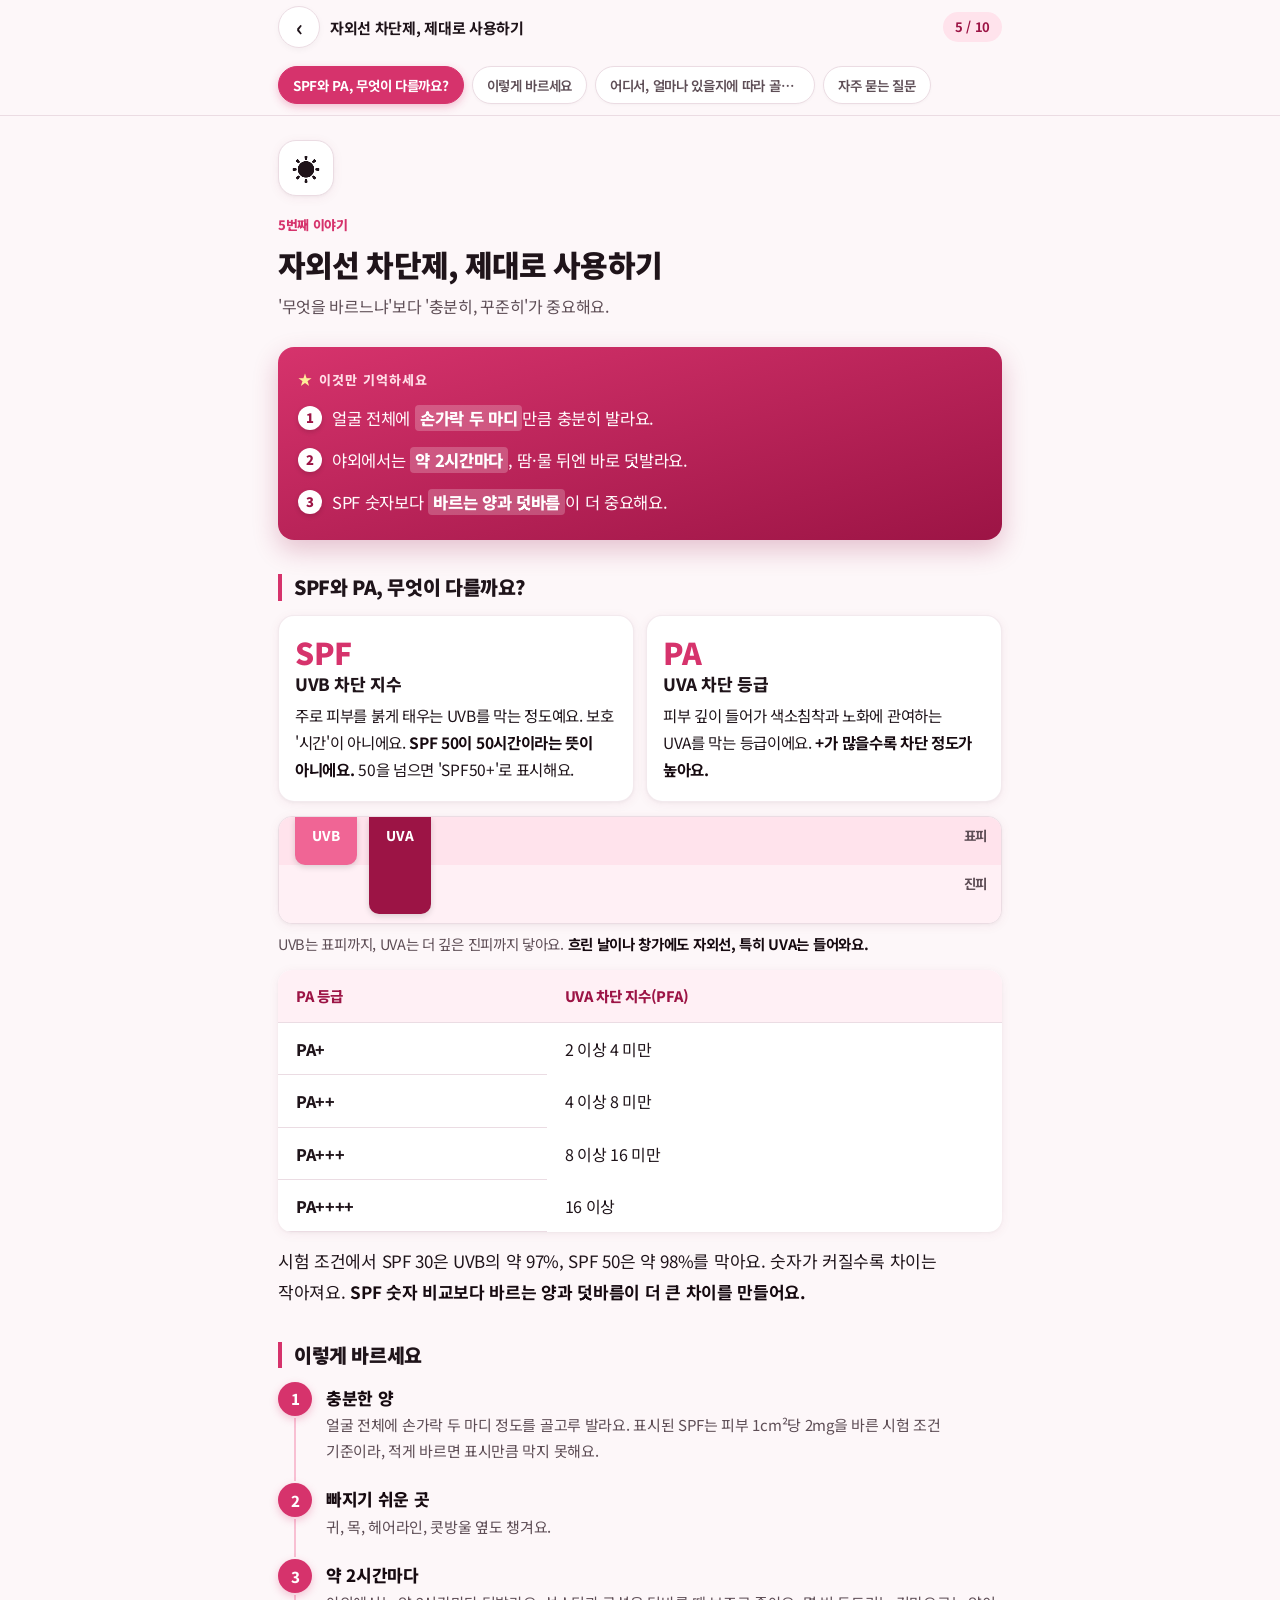
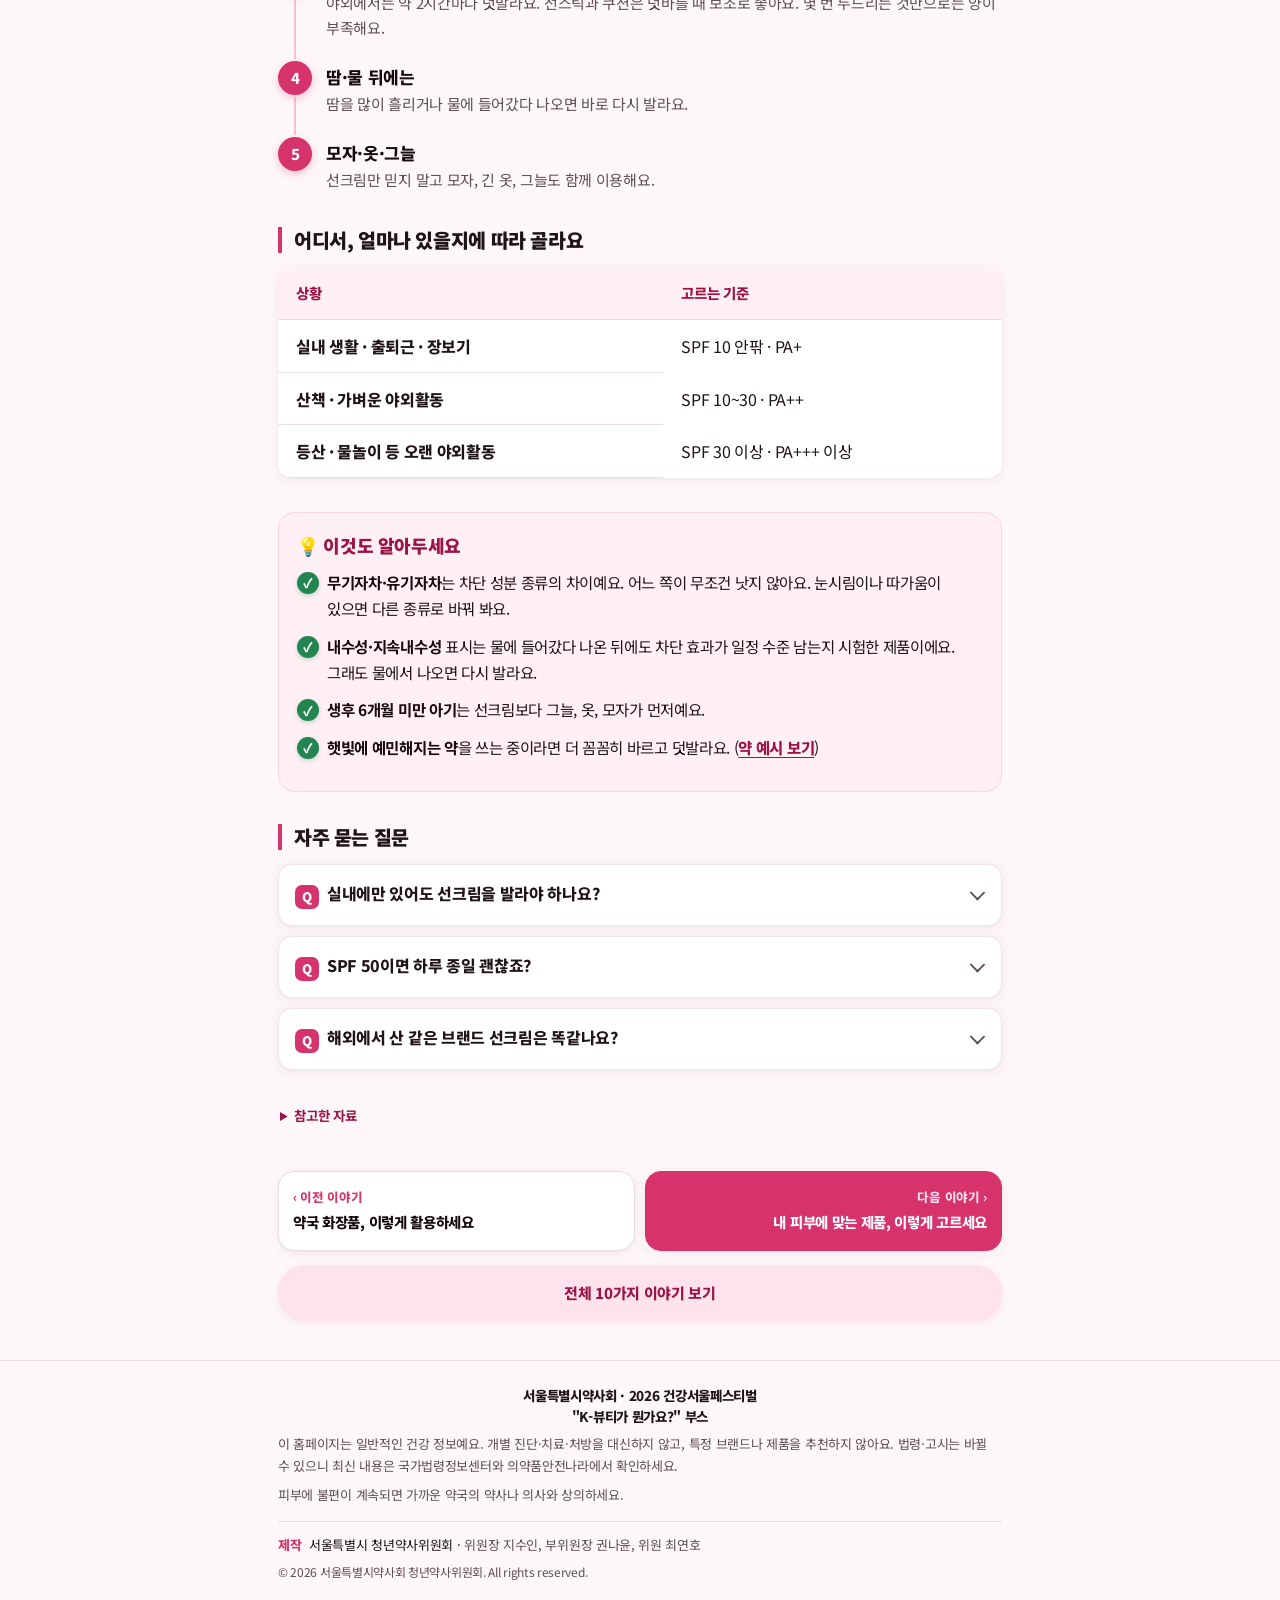
<file: sunscreen.html>
<!doctype html>
<html lang="ko">

<head>
  <meta charset="utf-8">
  <meta name="viewport" content="width=device-width, initial-scale=1, viewport-fit=cover">
  <title>자외선 차단제, 제대로 사용하기 | 약사와 함께 읽는 K-뷰티</title>
  <meta name="description" content="'무엇을 바르느냐'보다 '충분히, 꾸준히'가 중요해요.">
  <meta property="og:title" content="자외선 차단제, 제대로 사용하기">
  <meta property="og:image" content="https://spafesta.github.io/kbeauty2026/assets/og-image.png">
  <meta property="og:image:width" content="1200">
  <meta property="og:image:height" content="630">
  <meta name="twitter:card" content="summary_large_image">
  <meta name="twitter:image" content="https://spafesta.github.io/kbeauty2026/assets/og-image.png">
  <meta property="og:description" content="'무엇을 바르느냐'보다 '충분히, 꾸준히'가 중요해요.">
  <meta name="theme-color" content="#fff8fa">
  <link rel="icon" href="assets/icon.svg" type="image/svg+xml">
  <link rel="preconnect" href="https://fonts.googleapis.com">
  <link rel="preconnect" href="https://fonts.gstatic.com" crossorigin>
  <link rel="stylesheet" href="https://fonts.googleapis.com/css2?family=Noto+Sans+KR:wght@400;500;700;900&display=swap">
  <link rel="stylesheet" href="assets/style.css?v=1018d">
</head>

<body data-prev="pharmacy.html" data-next="skin-concerns.html">
  <a class="skip" href="#main">본문 바로가기</a>
  <header class="appbar">
    <div class="wrap appbar-in"><a class="back" href="index.html" aria-label="처음으로">‹</a><span class="appbar-title">자외선
        차단제, 제대로 사용하기</span><span class="appbar-pos">5 / 10</span></div>
    <div class="progress" aria-hidden="true"><i></i></div>
    <nav class="toc" aria-label="이 페이지의 목차"></nav>
  </header>
  <main id="main" class="wrap">
    <div class="thead">
      <div class="ico" aria-hidden="true">☀️</div>
      <span class="tag-n">5번째 이야기</span>
      <h1>자외선 차단제, 제대로 사용하기</h1>
      <p class="lead">'무엇을 바르느냐'보다 '충분히, 꾸준히'가 중요해요.</p>
    </div>
    <div class="keybox">
      <p class="kb-title">이것만 기억하세요</p>
      <ol>
        <li>얼굴 전체에 <b>손가락 두 마디</b>만큼 충분히 발라요.</li>
        <li>야외에서는 <b>약 2시간마다</b>, 땀·물 뒤엔 바로 덧발라요.</li>
        <li>SPF 숫자보다 <b>바르는 양과 덧바름</b>이 더 중요해요.</li>
      </ol>
    </div>

    <section>
      <h3>SPF와 PA, 무엇이 다를까요?</h3>
      <div class="grid2">
        <div class="card"><span class="big">SPF</span>
          <h4>UVB 차단 지수</h4>
          <p>주로 피부를 붉게 태우는 UVB를 막는 정도예요. 보호 '시간'이 아니에요. <strong>SPF 50이 50시간이라는 뜻이 아니에요.</strong> 50을 넘으면 'SPF50+'로 표시해요.</p>
        </div>
        <div class="card"><span class="big">PA</span>
          <h4>UVA 차단 등급</h4>
          <p>피부 깊이 들어가 색소침착과 노화에 관여하는 UVA를 막는 등급이에요. <strong>+가 많을수록 차단 정도가 높아요.</strong></p>
        </div>
      </div>
      <div class="uv" role="img" aria-label="UVB는 표피까지, UVA는 진피까지 닿아요">
        <div class="uv-layer epi">표피</div>
        <div class="uv-layer der">진피</div>
        <div class="ray b">UVB</div>
        <div class="ray a">UVA</div>
      </div>
      <p class="note">UVB는 표피까지, UVA는 더 깊은 진피까지 닿아요. <strong>흐린 날이나 창가에도 자외선, 특히 UVA는 들어와요.</strong></p>
      <div class="table-wrap">
        <table>
          <thead>
            <tr>
              <th>PA 등급</th>
              <th>UVA 차단 지수(PFA)</th>
            </tr>
          </thead>
          <tbody>
            <tr>
              <td data-label="PA 등급">PA+</td>
              <td data-label="UVA 차단 지수(PFA)">2 이상 4 미만</td>
            </tr>
            <tr>
              <td data-label="PA 등급">PA++</td>
              <td data-label="UVA 차단 지수(PFA)">4 이상 8 미만</td>
            </tr>
            <tr>
              <td data-label="PA 등급">PA+++</td>
              <td data-label="UVA 차단 지수(PFA)">8 이상 16 미만</td>
            </tr>
            <tr>
              <td data-label="PA 등급">PA++++</td>
              <td data-label="UVA 차단 지수(PFA)">16 이상</td>
            </tr>
          </tbody>
        </table>
      </div>
      <p>시험 조건에서 SPF 30은 UVB의 약 97%, SPF 50은 약 98%를 막아요. 숫자가 커질수록 차이는 작아져요. <b>SPF 숫자 비교보다 바르는 양과 덧바름이 더 큰 차이를 만들어요.</b>
      </p>
    </section>

    <section>
      <h3>이렇게 바르세요</h3>
      <ol class="steps">
        <li><b>충분한 양</b><span>얼굴 전체에 손가락 두 마디 정도를 골고루 발라요. 표시된 SPF는 피부 1cm²당 2mg을 바른 시험 조건 기준이라, 적게 바르면 표시만큼 막지
            못해요.</span></li>
        <li><b>빠지기 쉬운 곳</b><span>귀, 목, 헤어라인, 콧방울 옆도 챙겨요.</span></li>
        <li><b>약 2시간마다</b><span>야외에서는 약 2시간마다 덧발라요. 선스틱과 쿠션은 덧바를 때 보조로 좋아요. 몇 번 두드리는 것만으로는 양이 부족해요.</span></li>
        <li><b>땀·물 뒤에는</b><span>땀을 많이 흘리거나 물에 들어갔다 나오면 바로 다시 발라요.</span></li>
        <li><b>모자·옷·그늘</b><span>선크림만 믿지 말고 모자, 긴 옷, 그늘도 함께 이용해요.</span></li>
      </ol>
    </section>

    <section>
      <h3>어디서, 얼마나 있을지에 따라 골라요</h3>
      <div class="table-wrap">
        <table>
          <thead>
            <tr>
              <th>상황</th>
              <th>고르는 기준</th>
            </tr>
          </thead>
          <tbody>
            <tr>
              <td data-label="상황">실내 생활 · 출퇴근 · 장보기</td>
              <td data-label="고르는 기준">SPF 10 안팎 · PA+</td>
            </tr>
            <tr>
              <td data-label="상황">산책 · 가벼운 야외활동</td>
              <td data-label="고르는 기준">SPF 10~30 · PA++</td>
            </tr>
            <tr>
              <td data-label="상황">등산 · 물놀이 등 오랜 야외활동</td>
              <td data-label="고르는 기준">SPF 30 이상 · PA+++ 이상</td>
            </tr>
          </tbody>
        </table>
      </div>
    </section>

    <section class="callout">
      <h3>이것도 알아두세요</h3>
      <ul class="check">
        <li><b>무기자차·유기자차</b>는 차단 성분 종류의 차이예요. 어느 쪽이 무조건 낫지 않아요. 눈시림이나 따가움이 있으면 다른 종류로 바꿔 봐요.</li>
        <li><b>내수성·지속내수성</b> 표시는 물에 들어갔다 나온 뒤에도 차단 효과가 일정 수준 남는지 시험한 제품이에요. 그래도 물에서 나오면 다시 발라요.</li>
        <li><b>생후 6개월 미만 아기</b>는 선크림보다 그늘, 옷, 모자가 먼저예요.</li>
        <li><b>햇빛에 예민해지는 약</b>을 쓰는 중이라면 더 꼼꼼히 바르고 덧발라요. (<a class="xref" href="medicine.html">약 예시 보기</a>)</li>
      </ul>
    </section>
    <section class="faq">
      <h3>자주 묻는 질문</h3>
      <details class="qa-item">
        <summary>실내에만 있어도 선크림을 발라야 하나요?</summary>
        <p>창가에 오래 있거나 외출이 잦다면 아침에 한 번 바르는 습관이 좋아요. 다만 햇빛이 거의 없는 실내에서 시간마다 덧바를 필요는 없어요.</p>
      </details>
      <details class="qa-item">
        <summary>SPF 50이면 하루 종일 괜찮죠?</summary>
        <p>아니에요. <strong>SPF는 시간이 아니라 차단 정도예요.</strong> 땀, 마찰, 시간이 지나면서 지워지니 야외에서는 약 2시간마다 덧발라요.</p>
      </details>
      <details class="qa-item">
        <summary>해외에서 산 같은 브랜드 선크림은 똑같나요?</summary>
        <p>판매 국가마다 쓸 수 있는 차단 성분이 달라 성분과 표시가 다를 수 있어요. 실제 라벨을 확인하세요.</p>
      </details>
    </section>
    <details class="refs">
      <summary>참고한 자료</summary>
      <ol>
        <li>식약처 「기능성화장품 심사에 관한 규정」(자외선 차단지수·PA 등급)</li>
        <li>식품의약품안전평가원, 자외선 차단제 바로 알고 올바르게 사용하세요</li>
        <li>미국피부과학회(AAD) Sunscreen FAQs</li>
      </ol>
    </details>
    <nav class="pager" aria-label="다른 이야기">
      <a class="prev" href="pharmacy.html"><small>‹ 이전 이야기</small><b>약국 화장품, 이렇게 활용하세요</b></a>
      <a class="next" href="skin-concerns.html"><small>다음 이야기 ›</small><b>내 피부에 맞는 제품, 이렇게 고르세요</b></a>
    </nav>
    <a class="home-link" href="index.html">전체 10가지 이야기 보기</a>
  </main>
  <footer class="foot">
    <div class="wrap">
      <p class="org">서울특별시약사회 · 2026 건강서울페스티벌<br>"K-뷰티가 뭔가요?" 부스</p>
      <p>이 홈페이지는 일반적인 건강 정보예요. 개별 진단·치료·처방을 대신하지 않고, 특정 브랜드나 제품을 추천하지 않아요. 법령·고시는 바뀔 수 있으니 최신 내용은 국가법령정보센터와 의약품안전나라에서
        확인하세요.</p>
      <p>피부에 불편이 계속되면 가까운 약국의 약사나 의사와 상의하세요.</p>
    <div class="credits"><p class="credit"><b>제작</b> 서울특별시 청년약사위원회<span class="sep"> · </span><span class="names">위원장 지수인, 부위원장 권나윤, 위원 최연호</span></p>
<p class="copy">© 2026 서울특별시약사회 청년약사위원회. All rights reserved.</p></div>
</div>
  </footer>
  <script src="assets/app.js"></script>
</body>

</html>
</file>
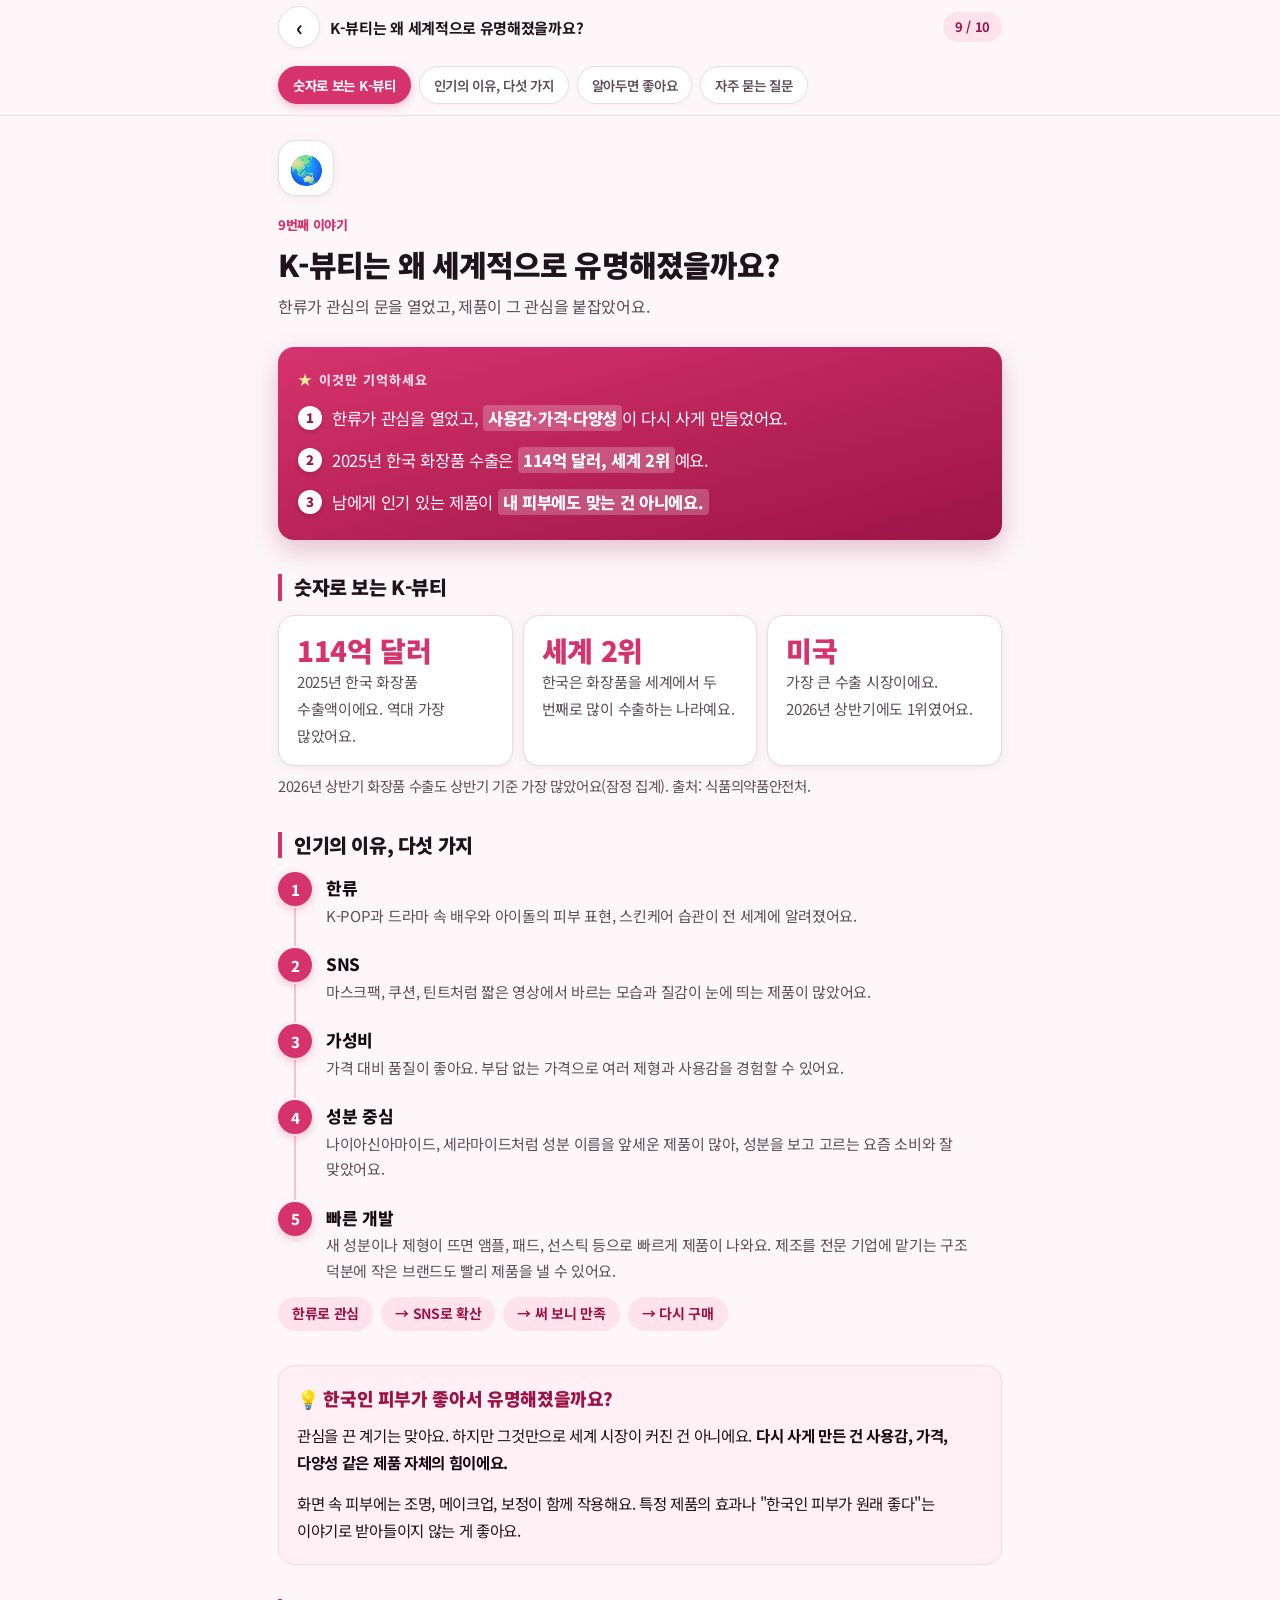
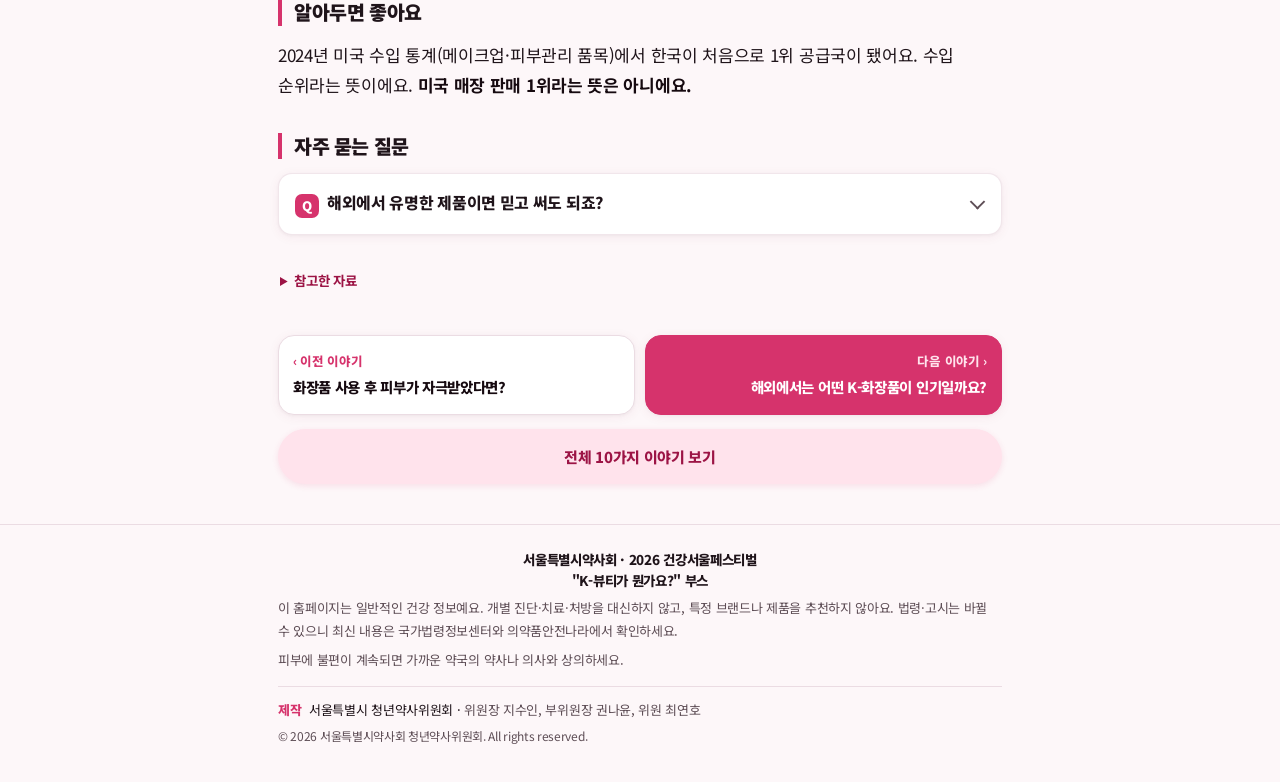
<file: why-kbeauty.html>
<!doctype html>
<html lang="ko">
<head>
<meta charset="utf-8">
<meta name="viewport" content="width=device-width, initial-scale=1, viewport-fit=cover">
<title>K-뷰티는 왜 세계적으로 유명해졌을까요? | 약사와 함께 읽는 K-뷰티</title>
<meta name="description" content="한류가 관심의 문을 열었고, 제품이 그 관심을 붙잡았어요.">
<meta property="og:title" content="K-뷰티는 왜 세계적으로 유명해졌을까요?">
<meta property="og:image" content="https://spafesta.github.io/kbeauty2026/assets/og-image.png">
<meta property="og:image:width" content="1200">
<meta property="og:image:height" content="630">
<meta name="twitter:card" content="summary_large_image">
<meta name="twitter:image" content="https://spafesta.github.io/kbeauty2026/assets/og-image.png">
<meta property="og:description" content="한류가 관심의 문을 열었고, 제품이 그 관심을 붙잡았어요.">
<meta name="theme-color" content="#fff8fa">
<link rel="icon" href="assets/icon.svg" type="image/svg+xml">
<link rel="preconnect" href="https://fonts.googleapis.com">
<link rel="preconnect" href="https://fonts.gstatic.com" crossorigin>
<link rel="stylesheet" href="https://fonts.googleapis.com/css2?family=Noto+Sans+KR:wght@400;500;700;900&display=swap">
<link rel="stylesheet" href="assets/style.css?v=1018d">
</head>
<body data-prev="irritation.html" data-next="popular.html">
<a class="skip" href="#main">본문 바로가기</a>
<header class="appbar">
<div class="wrap appbar-in"><a class="back" href="index.html" aria-label="처음으로">‹</a><span class="appbar-title">K-뷰티는 왜 세계적으로 유명해졌을까요?</span><span class="appbar-pos">9 / 10</span></div>
<div class="progress" aria-hidden="true"><i></i></div>
<nav class="toc" aria-label="이 페이지의 목차"></nav>
</header>
<main id="main" class="wrap">
<div class="thead">
<div class="ico" aria-hidden="true">🌏</div>
<span class="tag-n">9번째 이야기</span>
<h1>K-뷰티는 왜 세계적으로 유명해졌을까요?</h1>
<p class="lead">한류가 관심의 문을 열었고, 제품이 그 관심을 붙잡았어요.</p>
</div>
<div class="keybox"><p class="kb-title">이것만 기억하세요</p><ol><li>한류가 관심을 열었고, <b>사용감·가격·다양성</b>이 다시 사게 만들었어요.</li><li>2025년 한국 화장품 수출은 <b>114억 달러, 세계 2위</b>예요.</li><li>남에게 인기 있는 제품이 <b>내 피부에도 맞는 건 아니에요.</b></li></ol></div>

<section>
<h3>숫자로 보는 K-뷰티</h3>
<div class="stats">
<div><span class="num">114억 달러</span><p>2025년 한국 화장품 수출액이에요. 역대 가장 많았어요.</p></div>
<div><span class="num">세계 2위</span><p>한국은 화장품을 세계에서 두 번째로 많이 수출하는 나라예요.</p></div>
<div><span class="num">미국</span><p>가장 큰 수출 시장이에요. 2026년 상반기에도 1위였어요.</p></div>
</div>
<p class="note">2026년 상반기 화장품 수출도 상반기 기준 가장 많았어요(잠정 집계). 출처: 식품의약품안전처.</p>
</section>

<section>
<h3>인기의 이유, 다섯 가지</h3>
<ol class="steps">
<li><b>한류</b><span>K-POP과 드라마 속 배우와 아이돌의 피부 표현, 스킨케어 습관이 전 세계에 알려졌어요.</span></li>
<li><b>SNS</b><span>마스크팩, 쿠션, 틴트처럼 짧은 영상에서 바르는 모습과 질감이 눈에 띄는 제품이 많았어요.</span></li>
<li><b>가성비</b><span>가격 대비 품질이 좋아요. 부담 없는 가격으로 여러 제형과 사용감을 경험할 수 있어요.</span></li>
<li><b>성분 중심</b><span>나이아신아마이드, 세라마이드처럼 성분 이름을 앞세운 제품이 많아, 성분을 보고 고르는 요즘 소비와 잘 맞았어요.</span></li>
<li><b>빠른 개발</b><span>새 성분이나 제형이 뜨면 앰플, 패드, 선스틱 등으로 빠르게 제품이 나와요. 제조를 전문 기업에 맡기는 구조 덕분에 작은 브랜드도 빨리 제품을 낼 수 있어요.</span></li>
</ol>
<p class="flow"><span>한류로 관심</span><span>SNS로 확산</span><span>써 보니 만족</span><span>다시 구매</span></p>
</section>

<section class="callout">
<h3>한국인 피부가 좋아서 유명해졌을까요?</h3>
<p>관심을 끈 계기는 맞아요. 하지만 그것만으로 세계 시장이 커진 건 아니에요. <strong>다시 사게 만든 건 사용감, 가격, 다양성 같은 제품 자체의 힘이에요.</strong></p>
<p>화면 속 피부에는 조명, 메이크업, 보정이 함께 작용해요. 특정 제품의 효과나 "한국인 피부가 원래 좋다"는 이야기로 받아들이지 않는 게 좋아요.</p>
</section>

<section>
<h3>알아두면 좋아요</h3>
<p>2024년 미국 수입 통계(메이크업·피부관리 품목)에서 한국이 처음으로 1위 공급국이 됐어요. 수입 순위라는 뜻이에요. <strong>미국 매장 판매 1위라는 뜻은 아니에요.</strong></p>
</section>
<section class="faq"><h3>자주 묻는 질문</h3>
<details class="qa-item"><summary>해외에서 유명한 제품이면 믿고 써도 되죠?</summary><p><strong>인기는 많은 사람이 샀다는 뜻이지 내 피부에 맞는다는 뜻은 아니에요.</strong> 기후, 피부 상태, 함께 쓰는 제품에 따라 평가가 갈려요. 후보로 삼고 팔 안쪽에 먼저 발라 보세요.</p></details>
</section>
<details class="refs"><summary>참고한 자료</summary><ol><li>식품의약품안전처, 2025년 화장품 생산 및 수출 실적 발표(2026.5.22) · 상반기 화장품 수출 발표(2026.7.3)</li><li>KOTRA, 2025년 미국 화장품 산업정보(HS 3304 기준)</li></ol></details>
<nav class="pager" aria-label="다른 이야기">
<a class="prev" href="irritation.html"><small>‹ 이전 이야기</small><b>화장품 사용 후 피부가 자극받았다면?</b></a>
<a class="next" href="popular.html"><small>다음 이야기 ›</small><b>해외에서는 어떤 K-화장품이 인기일까요?</b></a>
</nav>
<a class="home-link" href="index.html">전체 10가지 이야기 보기</a>
</main>
<footer class="foot"><div class="wrap">
<p class="org">서울특별시약사회 · 2026 건강서울페스티벌<br>"K-뷰티가 뭔가요?" 부스</p>
<p>이 홈페이지는 일반적인 건강 정보예요. 개별 진단·치료·처방을 대신하지 않고, 특정 브랜드나 제품을 추천하지 않아요. 법령·고시는 바뀔 수 있으니 최신 내용은 국가법령정보센터와 의약품안전나라에서 확인하세요.</p>
<p>피부에 불편이 계속되면 가까운 약국의 약사나 의사와 상의하세요.</p>
<div class="credits"><p class="credit"><b>제작</b> 서울특별시 청년약사위원회<span class="sep"> · </span><span class="names">위원장 지수인, 부위원장 권나윤, 위원 최연호</span></p>
<p class="copy">© 2026 서울특별시약사회 청년약사위원회. All rights reserved.</p></div>
</div></footer>
<script src="assets/app.js"></script>
</body>
</html>
</file>
<file: assets/style.css>
/* 약사와 함께 읽는 K-뷰티 — 모바일 우선 초고가독성 디자인 시스템
   구조: 1.토큰 2.기본 3.상단바 4.홈 5.주제 헤더 6.본문 부품(가독성 강화) 7.하단 8.PC 반응형 */

/* 1. 디자인 토큰 */
:root {
  --bg: #fdf7f9;
  --surface: #ffffff;
  --ink: #1f141a;          /* 본문 텍스트: 선명하고 짙은 웜블랙 (가독성 최우선) */
  --muted: #5e4e56;        /* 보조 텍스트: 대비 강화 (흐릿함 제거) */
  --line: #ebdce3;
  --brand: #d6336c;
  --brand-deep: #9c1445;
  --brand-soft: #ffe3ec;
  --brand-tint: #fff0f5;
  --warn: #c2410c;
  --warn-soft: #fff3eb;
  --ok: #238551;
  --ok-soft: #eafaf1;
  --danger: #c92a2a;
  --radius: 16px;
  --shadow: 0 2px 12px rgba(130, 30, 75, .06), 0 1px 3px rgba(0, 0, 0, .04);
  --font: "Noto Sans KR", -apple-system, BlinkMacSystemFont, "Apple SD Gothic Neo", "Malgun Gothic", system-ui, sans-serif;
  --bar-h: 54px;
  color-scheme: light;
}

/* 2. 기본 & 모바일 타이포그래피 */
* { box-sizing: border-box; }
html {
  -webkit-text-size-adjust: 100%;
  scroll-behavior: smooth;
  scroll-padding-top: calc(var(--bar-h) + 54px);
}
body {
  margin: 0;
  background: var(--bg);
  color: var(--ink);
  font-family: var(--font);
  font-size: 16.5px;
  line-height: 1.8;
  letter-spacing: -0.018em;  /* 한글 특유의 글자 벌어짐을 잡아주어 독서 피로도 감소 */
  word-break: keep-all;
  overflow-wrap: break-word;
  -webkit-tap-highlight-color: transparent;
}
img, svg { max-width: 100%; }
a { color: var(--brand-deep); text-underline-offset: 3px; }
a:focus-visible, button:focus-visible, summary:focus-visible { outline: 3px solid var(--brand); outline-offset: 2px; border-radius: 8px; }
h1, h2, h3, h4 { margin: 0; line-height: 1.4; text-wrap: balance; letter-spacing: -0.025em; }
p { margin: 0 0 14px; }
ul, ol { margin: 0 0 14px; }
b, strong { font-weight: 700; color: #160a10; }
.wrap { width: 100%; max-width: 660px; margin: 0 auto; padding-inline: 18px; }
.skip { position: absolute; left: -999px; top: 0; background: #fff; padding: 8px 12px; z-index: 50; }
.skip:focus { left: 8px; }
.note { font-size: 14.5px; color: var(--muted); line-height: 1.65; margin: 8px 0 14px; }
@media (prefers-reduced-motion: reduce) { html { scroll-behavior: auto; } * { animation: none !important; transition: none !important; } }

/* 3. 상단 고정바 (앱바 & 목차 칩) */
.appbar {
  position: sticky;
  top: 0;
  z-index: 30;
  background: rgba(253, 247, 249, .95);
  backdrop-filter: blur(14px);
  -webkit-backdrop-filter: blur(14px);
  border-bottom: 1px solid var(--line);
  padding-top: env(safe-area-inset-top, 0px);
}
.appbar-in { display: flex; align-items: center; gap: 10px; height: var(--bar-h); }
.brand { display: flex; align-items: center; gap: 8px; color: var(--ink); text-decoration: none; font-size: 15px; font-weight: 500; min-width: 0; }
.brand svg { width: 24px; height: 24px; color: var(--brand); flex: none; }
.brand b { color: var(--brand); font-weight: 900; }
.back {
  display: grid;
  place-items: center;
  width: 42px;
  height: 42px;
  border-radius: 50%;
  background: var(--surface);
  border: 1px solid var(--line);
  box-shadow: 0 2px 6px rgba(0, 0, 0, .04);
  color: var(--ink);
  text-decoration: none;
  font-size: 22px;
  font-weight: 700;
  flex: none;
}
.back:active { transform: scale(.95); }
.appbar-title { flex: 1; min-width: 0; font-size: 15px; font-weight: 700; white-space: nowrap; overflow: hidden; text-overflow: ellipsis; }
.appbar-pos { flex: none; font-size: 13px; font-weight: 700; color: var(--brand-deep); background: var(--brand-soft); border-radius: 999px; padding: 3px 12px; font-variant-numeric: tabular-nums; }
.progress { height: 3px; background: transparent; }
.progress i { display: block; height: 100%; width: 0; background: linear-gradient(90deg, #f06595, var(--brand)); transition: width .1s linear; }

/* 가로 스크롤 목차 칩 */
.toc { display: flex; gap: 8px; overflow-x: auto; padding: 9px 18px 11px; max-width: 660px; margin: 0 auto; scrollbar-width: none; }
.toc::-webkit-scrollbar { display: none; }
.toc a {
  flex: none;
  padding: 6px 14px;
  border-radius: 999px;
  background: var(--surface);
  border: 1px solid var(--line);
  color: var(--muted);
  text-decoration: none;
  font-size: 13.5px;
  font-weight: 600;
  white-space: nowrap;
  max-width: 220px;
  overflow: hidden;
  text-overflow: ellipsis;
  box-shadow: 0 1px 3px rgba(0, 0, 0, .03);
  transition: all .15s ease;
}
.toc a.on {
  background: var(--brand);
  border-color: var(--brand);
  color: #fff;
  font-weight: 700;
  box-shadow: 0 3px 8px rgba(214, 51, 108, .3);
}
.toc:empty { display: none; }

/* 4. 홈 화면 (index.html) */
.hero { padding: 26px 0 10px; }
.eyebrow {
  display: inline-block;
  font-size: 12.5px;
  font-weight: 700;
  color: var(--brand-deep);
  background: var(--brand-soft);
  border-radius: 999px;
  padding: 4px 14px;
  margin-bottom: 12px;
  letter-spacing: -0.01em;
}
.hero h1 { font-size: clamp(30px, 8.8vw, 40px); font-weight: 900; letter-spacing: -.03em; line-height: 1.25; margin-bottom: 12px; }
.hero h1 span { background: linear-gradient(120deg, #e64980, var(--brand-deep)); -webkit-background-clip: text; background-clip: text; color: transparent; }
.lead { color: var(--muted); font-size: 16px; line-height: 1.65; margin: 0; }

.sec-title { font-size: 20px; font-weight: 900; margin: 34px 0 14px; display: flex; align-items: baseline; gap: 8px; letter-spacing: -.02em; }
.sec-title small { font-size: 13.5px; font-weight: 500; color: var(--muted); }

/* 오늘 꼭 기억할 4가지 타일 */
.key-grid { display: grid; grid-template-columns: 1fr 1fr; gap: 10px; list-style: none; margin: 0; padding: 0; }
.key-grid li {
  background: var(--surface);
  border-radius: var(--radius);
  padding: 16px 14px 14px;
  box-shadow: var(--shadow);
  border: 1px solid rgba(235, 220, 227, .6);
  font-size: 14px;
  line-height: 1.65;
  color: var(--muted);
}
.key-grid li b { display: block; color: var(--ink); font-size: 16px; margin-bottom: 4px; font-weight: 800; }
.key-grid .ic { display: block; font-size: 26px; line-height: 1; margin-bottom: 8px; }

/* 10가지 이야기 섹션 헤더 & 카드 */
.group-label {
  font-size: 17.5px;
  font-weight: 900;
  color: var(--brand-deep);
  margin: 28px 2px 12px;
  letter-spacing: -.02em;
  display: flex;
  align-items: center;
  gap: 8px;
}
.group-label::before {
  content: "";
  display: inline-block;
  width: 5px;
  height: 18px;
  background: var(--brand);
  border-radius: 3px;
}
.cards { display: grid; gap: 11px; }
.tcard {
  display: grid;
  grid-template-columns: 50px 1fr 20px;
  gap: 14px;
  align-items: center;
  background: var(--surface);
  border-radius: var(--radius);
  padding: 16px 16px 16px 14px;
  box-shadow: var(--shadow);
  border: 1px solid rgba(235, 220, 227, .6);
  color: var(--ink);
  text-decoration: none;
  transition: transform .15s ease, box-shadow .15s ease;
}
.tcard:active { transform: scale(.985); background: #fffcfd; }
.tcard .ico {
  width: 50px;
  height: 50px;
  border-radius: 15px;
  background: var(--brand-tint);
  border: 1px solid var(--brand-soft);
  display: grid;
  place-items: center;
  font-size: 25px;
  position: relative;
}
.tcard .ico em {
  position: absolute;
  top: -5px;
  left: -5px;
  min-width: 22px;
  height: 22px;
  border-radius: 999px;
  background: var(--brand);
  color: #fff;
  font: 800 12px/22px var(--font);
  text-align: center;
  padding: 0 4px;
  box-shadow: 0 2px 5px rgba(214, 51, 108, .3);
}
.tcard b { display: block; font-size: 17px; line-height: 1.45; margin-bottom: 3px; font-weight: 800; }
.tcard small { display: block; font-size: 14px; line-height: 1.55; color: var(--muted); }
.tcard::after { content: "›"; font-size: 26px; color: var(--brand); font-weight: 700; text-align: right; }

.ask {
  margin-top: 36px;
  padding: 22px;
  border-radius: var(--radius);
  background: linear-gradient(135deg, #ffe3ec, #fff0f5);
  border: 1px solid #ffd4e3;
}
.ask h2 { font-size: 18.5px; font-weight: 900; margin-bottom: 8px; color: var(--brand-deep); }
.ask p:last-child { margin: 0; font-size: 15px; line-height: 1.7; color: #4a333e; }

/* 5. 주제 상세 페이지 헤더 */
.thead { padding: 24px 0 8px; }
.thead .ico {
  width: 56px;
  height: 56px;
  border-radius: 18px;
  background: var(--surface);
  border: 1px solid var(--line);
  box-shadow: var(--shadow);
  display: grid;
  place-items: center;
  font-size: 28px;
  margin-bottom: 12px;
}
.thead .tag-n { display: inline-block; font-size: 13px; font-weight: 800; color: var(--brand); margin-bottom: 6px; }
.thead h1 { font-size: clamp(24px, 6.8vw, 30px); font-weight: 900; letter-spacing: -.03em; margin-bottom: 8px; }
.thead .lead { font-size: 16px; color: var(--muted); line-height: 1.65; }

/* 🌟 핵심 3줄 요약 박스 (시인성 극대화) */
.keybox {
  margin-top: 20px;
  background: linear-gradient(165deg, #d6336c 0%, #9c1445 100%);
  color: #ffffff;
  border-radius: var(--radius);
  padding: 20px 20px 10px;
  box-shadow: 0 10px 26px rgba(156, 20, 69, .24);
}
.kb-title {
  font-size: 13px;
  font-weight: 800;
  letter-spacing: .08em;
  color: #ffdce6;
  margin-bottom: 12px;
  text-transform: uppercase;
  display: flex;
  align-items: center;
  gap: 6px;
}
.kb-title::before { content: "★"; font-size: 14px; color: #ffec99; }
.keybox ol { list-style: none; counter-reset: kb; padding: 0; margin: 0; }
.keybox li {
  counter-increment: kb;
  position: relative;
  padding-left: 34px;
  margin-bottom: 14px;
  font-size: 16.5px;
  line-height: 1.7;
  color: #fffafc;
}
.keybox li::before {
  content: counter(kb);
  position: absolute;
  left: 0;
  top: 2px;
  width: 24px;
  height: 24px;
  border-radius: 50%;
  background: #ffffff;
  color: var(--brand-deep);
  font-size: 13px;
  font-weight: 900;
  display: grid;
  place-items: center;
  box-shadow: 0 2px 5px rgba(0, 0, 0, .15);
}
.keybox b {
  color: #fff;
  font-weight: 800;
  background: rgba(255, 255, 255, .22);
  border-radius: 4px;
  padding: 1px 5px;
}

/* 본문 섹션 및 제목 */
main > section, .block { margin-top: 34px; }
main > section > h3 {
  font-size: 19.5px;
  font-weight: 900;
  margin-bottom: 14px;
  padding-left: 12px;
  border-left: 4px solid var(--brand);
  line-height: 1.35;
  letter-spacing: -.02em;
}
h4 { font-size: 17px; font-weight: 800; margin-bottom: 6px; color: var(--ink); }

/* 6. 본문 부품 디자인 (모바일 가독성 특화) */
.card {
  background: var(--surface);
  border-radius: var(--radius);
  padding: 18px 16px;
  box-shadow: var(--shadow);
  border: 1px solid rgba(235, 220, 227, .6);
  min-width: 0;
}
.card p:last-child { margin-bottom: 0; }
.card p { font-size: 15.5px; line-height: 1.75; }
.grid2, .grid3, .stack { display: grid; gap: 12px; margin-bottom: 14px; }

.pill {
  display: inline-block;
  font-size: 12.5px;
  font-weight: 700;
  color: var(--brand-deep);
  background: var(--brand-soft);
  border-radius: 999px;
  padding: 2px 11px;
  margin-left: 4px;
  vertical-align: middle;
  line-height: 1.7;
}
.card > .pill { display: table; margin: 0 0 8px; }
.pill.strong { background: var(--brand); color: #fff; }
.big { display: block; font-size: 30px; font-weight: 900; color: var(--brand); line-height: 1.2; margin-bottom: 2px; }

.warn-line {
  font-size: 15px !important;
  line-height: 1.65;
  background: var(--warn-soft);
  border-left: 4px solid var(--warn);
  border-radius: 0 12px 12px 0;
  padding: 12px 14px;
  margin-top: 12px;
  color: #7c2d12;
}
.warn-line b { color: var(--warn); margin-right: 6px; font-weight: 800; }

/* 🌟 모바일 표: 카드형 2열 그리드로 정보 정돈 */
.table-wrap { margin-bottom: 14px; }
table { width: 100%; border-collapse: separate; border-spacing: 0 10px; }
thead { display: none; }
tbody, tr, th, td { display: block; }
tbody tr {
  background: var(--surface);
  border-radius: 14px;
  padding: 14px 16px;
  box-shadow: var(--shadow);
  border: 1px solid rgba(235, 220, 227, .7);
  margin-bottom: 10px;
}
tbody th {
  font-size: 17px;
  font-weight: 800;
  text-align: left;
  margin-bottom: 6px;
  padding-bottom: 6px;
  border-bottom: 1px solid var(--line);
  color: var(--brand-deep);
}
tbody td {
  display: grid;
  grid-template-columns: 86px 1fr;
  align-items: baseline;
  gap: 8px;
  font-size: 15px;
  line-height: 1.65;
  padding: 6px 0;
  border-bottom: 1px dashed rgba(235, 220, 227, .7);
}
tbody td:last-child { border-bottom: none; }
tbody td::before {
  content: attr(data-label);
  font-size: 12px;
  font-weight: 700;
  color: var(--brand-deep);
  background: var(--brand-soft);
  border-radius: 6px;
  padding: 2px 6px;
  text-align: center;
  display: inline-block;
  white-space: nowrap;
}
tbody tr > td:first-child:not([data-label="성분"]) {
  font-size: 16px;
  font-weight: 800;
  color: var(--ink);
  grid-template-columns: 1fr;
  border-bottom: 1px solid var(--line);
  margin-bottom: 4px;
  padding-bottom: 6px;
}
tbody tr > td:first-child:not([data-label="성분"])::before { display: none; }

/* 체크 / 엑스 리스트 */
.check, .no { list-style: none; padding: 0; margin: 0 0 14px; }
.check li, .no li { position: relative; padding-left: 30px; margin-bottom: 11px; font-size: 15.5px; line-height: 1.7; }
.check li::before, .no li::before {
  position: absolute;
  left: 0;
  top: 3px;
  width: 22px;
  height: 22px;
  border-radius: 50%;
  display: grid;
  place-items: center;
  font-size: 13px;
  font-weight: 900;
  color: #fff;
  line-height: 1;
}
.check li::before { content: "✓"; background: var(--ok); box-shadow: 0 2px 4px rgba(35, 133, 81, .25); }
.no li::before { content: "✕"; background: var(--warn); box-shadow: 0 2px 4px rgba(194, 65, 12, .25); }

/* 성분 등호/부등호 리스트 */
.eq { list-style: none; padding: 0; margin: 0 0 14px; display: grid; gap: 9px; }
.eq li {
  background: var(--surface);
  border-radius: 12px;
  padding: 12px 16px;
  box-shadow: var(--shadow);
  border: 1px solid rgba(235, 220, 227, .6);
  font-size: 15.5px;
  display: flex;
  align-items: center;
  gap: 6px;
  flex-wrap: wrap;
}
.eq li b { color: var(--ink); font-size: 16px; }
.eq li span { display: inline-block; min-width: 26px; text-align: center; font-weight: 900; color: var(--ok); font-size: 18px; }
.eq.ne li span { color: var(--warn); font-size: 19px; }

/* 단계 안내 (Steps) */
.steps { list-style: none; counter-reset: s; padding: 0; margin: 0 0 14px; position: relative; }
.steps li { counter-increment: s; position: relative; padding: 0 0 20px 48px; }
.steps li::before {
  content: counter(s);
  position: absolute;
  left: 0;
  top: 0;
  width: 34px;
  height: 34px;
  border-radius: 50%;
  background: var(--brand);
  color: #fff;
  display: grid;
  place-items: center;
  font-weight: 800;
  font-size: 15px;
  z-index: 1;
  box-shadow: 0 3px 8px rgba(214, 51, 108, .28);
}
.steps li::after {
  content: "";
  position: absolute;
  left: 16px;
  top: 36px;
  bottom: 2px;
  width: 2px;
  background: #f8c0d3;
}
.steps li:last-child { padding-bottom: 0; }
.steps li:last-child::after { display: none; }
.steps b { display: block; font-size: 17px; line-height: 1.5; padding-top: 3px; font-weight: 800; }
.steps span { display: block; font-size: 15px; color: var(--muted); line-height: 1.7; margin-top: 2px; }

/* O/X 퀴즈 리스트 */
.ox { list-style: none; padding: 0; margin: 0 0 14px; display: grid; gap: 9px; }
.ox li {
  position: relative;
  background: var(--surface);
  border-radius: 14px;
  padding: 14px 16px 14px 54px;
  box-shadow: var(--shadow);
  border: 1px solid rgba(235, 220, 227, .6);
}
.ox li::before {
  position: absolute;
  left: 14px;
  top: 14px;
  width: 30px;
  height: 30px;
  border-radius: 50%;
  display: grid;
  place-items: center;
  font-weight: 900;
  font-size: 16px;
  color: #fff;
  line-height: 1;
}
.ox .x::before { content: "✕"; background: var(--warn); }
.ox .o::before { content: "○"; background: var(--ok); }
.ox b, .ox span { display: block; }
.ox b { font-size: 16px; line-height: 1.5; font-weight: 800; }
.ox span { color: var(--muted); font-size: 14.5px; line-height: 1.65; margin-top: 2px; }

/* 피부 고민 카드 */
.concern { padding: 18px 16px; }
.concern p { font-size: 15.5px; line-height: 1.7; margin-bottom: 10px; }
.concern p:last-child { margin-bottom: 0; }
.concern h4 { color: var(--brand-deep); margin-bottom: 10px; font-size: 18px; }
.tag {
  display: inline-block;
  font-size: 12px;
  font-weight: 800;
  color: var(--brand-deep);
  background: var(--brand-soft);
  border-radius: 6px;
  padding: 1px 8px;
  margin-right: 6px;
}
.tag.pick { color: #fff; background: var(--ok); }
.tag.care { color: #fff; background: var(--warn); }

/* 자극 단계별 대처 */
.level { border-top: 5px solid var(--ok); }
.level.l2 { border-top-color: #f59f00; }
.level.l3 { border-top-color: var(--danger); }
.level ul { padding-left: 1.1em; font-size: 15px; margin-bottom: 10px; }
.level.l3 h4 { color: var(--danger); font-size: 18px; }

/* 강조 콜아웃 상자 */
.callout {
  background: var(--brand-tint);
  border: 1px solid #ffd4e3;
  border-radius: var(--radius);
  padding: 20px 18px;
}
.callout > h3, .callout > h2 {
  font-size: 18px;
  font-weight: 900;
  margin-bottom: 12px;
  padding: 0;
  border: 0;
  color: var(--brand-deep);
}
.callout > h3::before { content: "💡 "; }
.callout.warn { background: var(--warn-soft); border-color: #ffd8b5; }
.callout.warn > h3 { color: var(--warn); }
.callout.warn > h3::before { content: "⚠️ "; }
.callout.soft > h3::before { content: "🌸 "; }
.callout p, .callout ul { font-size: 15.5px; line-height: 1.75; }
.callout p:last-child, .callout ul:last-child { margin-bottom: 0; }

/* UV 침투 다이어그램 */
.uv {
  position: relative;
  height: 108px;
  border-radius: 14px;
  overflow: hidden;
  margin-bottom: 8px;
  background: var(--surface);
  box-shadow: var(--shadow);
  border: 1px solid var(--line);
}
.uv-layer { position: absolute; left: 0; right: 0; padding: 6px 14px; font-size: 13.5px; font-weight: 700; color: var(--muted); text-align: right; }
.uv-layer.epi { top: 0; height: 45%; background: var(--brand-soft); }
.uv-layer.der { top: 45%; bottom: 0; background: var(--brand-tint); }
.ray { position: absolute; top: 0; width: 62px; border-radius: 0 0 10px 10px; color: #fff; font-weight: 800; font-size: 13.5px; text-align: center; padding-top: 6px; box-shadow: 0 2px 6px rgba(0,0,0,.15); }
.ray.b { left: 16px; height: 45%; background: #f06595; }
.ray.a { left: 90px; height: 92%; background: var(--brand-deep); }

/* 수출 통계 카드 */
.stats { display: grid; gap: 10px; margin-bottom: 8px; }
.stats > div { background: var(--surface); border-radius: var(--radius); padding: 16px 18px; box-shadow: var(--shadow); border: 1px solid var(--line); }
.stats .num { display: block; font-size: 28px; font-weight: 900; color: var(--brand); line-height: 1.3; }
.stats p { margin: 0; font-size: 15px; color: var(--muted); }
.flow { display: flex; flex-wrap: wrap; gap: 8px; font-size: 14px; margin-top: 6px; }
.flow span { background: var(--brand-soft); color: var(--brand-deep); font-weight: 700; border-radius: 999px; padding: 4px 14px; }
.flow span + span::before { content: "→ "; }

/* 수출 품목 막대 차트 */
.bars { display: grid; gap: 14px; margin-bottom: 10px; background: var(--surface); border-radius: var(--radius); padding: 18px 16px; box-shadow: var(--shadow); border: 1px solid var(--line); }
.bars .bar { display: grid; grid-template-columns: 1fr auto; gap: 5px 10px; font-size: 15.5px; }
.bars .bar .lbl small { display: block; font-size: 13px; color: var(--muted); }
.bars .track { grid-column: 1 / -1; height: 11px; background: var(--brand-tint); border-radius: 999px; overflow: hidden; }
.bars .track i { display: block; height: 100%; background: linear-gradient(90deg, #f06595, var(--brand)); border-radius: 999px; }
.bars b { font-variant-numeric: tabular-nums; color: var(--brand-deep); font-weight: 800; }

/* 🌟 자주 묻는 질문 (아코디언 UI 고도화) */
.faq { margin-top: 32px; }
.faq > h3 { font-size: 19.5px; font-weight: 900; margin-bottom: 14px; padding-left: 12px; border-left: 4px solid var(--brand); }
.qa-item {
  background: var(--surface);
  border-radius: 14px;
  box-shadow: var(--shadow);
  border: 1px solid rgba(235, 220, 227, .7);
  margin-bottom: 10px;
  overflow: hidden;
  transition: all .2s ease;
}
.qa-item > summary {
  list-style: none;
  cursor: pointer;
  position: relative;
  padding: 16px 44px 16px 16px;
  font-weight: 800;
  font-size: 16px;
  line-height: 1.55;
  color: var(--ink);
}
.qa-item > summary::-webkit-details-marker { display: none; }
.qa-item > summary::before {
  content: "Q";
  display: inline-grid;
  place-items: center;
  width: 24px;
  height: 24px;
  border-radius: 7px;
  background: var(--brand);
  color: #fff;
  font-size: 13px;
  font-weight: 900;
  margin-right: 8px;
  vertical-align: -2px;
}
.qa-item > summary::after {
  content: "";
  position: absolute;
  right: 18px;
  top: 50%;
  width: 9px;
  height: 9px;
  border-right: 2px solid var(--muted);
  border-bottom: 2px solid var(--muted);
  transform: translateY(-70%) rotate(45deg);
  transition: transform .2s ease;
}
.qa-item[open] > summary::after { transform: translateY(-30%) rotate(-135deg); }
.qa-item[open] > summary { color: var(--brand-deep); border-bottom: 1px solid var(--line); }
.qa-item > p {
  margin: 0;
  padding: 14px 16px 16px;
  font-size: 15.5px;
  line-height: 1.75;
  color: #3b2832;
  background: #fffcfd;
}

/* 참고 자료 토글 */
.refs { margin-top: 26px; font-size: 13.5px; color: var(--muted); line-height: 1.65; }
.refs > summary { cursor: pointer; font-weight: 700; padding: 8px 2px; color: var(--brand-deep); }
.refs ol { padding-left: 1.4em; margin: 6px 0 0; }
.xref { font-weight: 800; text-decoration: underline; text-underline-offset: 3px; }

/* 7. 하단 네비게이션 & 푸터 */
.pager { display: grid; grid-template-columns: 1fr 1fr; gap: 10px; margin-top: 36px; }
.pager a {
  display: block;
  background: var(--surface);
  border-radius: var(--radius);
  box-shadow: var(--shadow);
  border: 1px solid var(--line);
  padding: 14px 14px;
  text-decoration: none;
  color: var(--ink);
  min-height: 80px;
  transition: transform .15s ease;
}
.pager a:active { transform: scale(.98); }
.pager a small { display: block; font-size: 12.5px; font-weight: 800; color: var(--brand); margin-bottom: 3px; }
.pager a b { display: block; font-size: 14.5px; line-height: 1.45; font-weight: 800; }
.pager .next { text-align: right; background: var(--brand); border-color: var(--brand); color: #fff; }
.pager .next small { color: #ffe3ec; }
.pager .next b { color: #fff; }
.pager .only { grid-column: 1 / -1; }
.pager .gap { visibility: hidden; }
.home-link {
  display: block;
  text-align: center;
  margin-top: 14px;
  padding: 14px;
  border-radius: 999px;
  background: var(--brand-soft);
  color: var(--brand-deep);
  font-weight: 800;
  text-decoration: none;
  font-size: 15px;
  box-shadow: 0 2px 6px rgba(214, 51, 108, .12);
}
.home-link:active { transform: scale(.98); }
.foot {
  margin-top: 40px;
  padding: 24px 0 calc(36px + env(safe-area-inset-bottom, 0px));
  border-top: 1px solid var(--line);
  font-size: 13px;
  color: var(--muted);
  line-height: 1.75;
}
.foot .org { font-weight: 800; color: var(--ink); font-size: 13.5px; margin-bottom: 6px; }
.foot p { margin-bottom: 6px; }

/* 8. 부수적 PC 확장 (태블릿 및 데스크톱) */
@media (min-width: 700px) {
  body { font-size: 17px; }
  .wrap, .toc { max-width: 760px; }
  .grid2 { grid-template-columns: 1fr 1fr; }
  .grid3 { grid-template-columns: repeat(3, 1fr); }
  .stats { grid-template-columns: repeat(3, 1fr); }
  .key-grid { grid-template-columns: repeat(4, 1fr); }
  .cards { grid-template-columns: 1fr 1fr; }
  .hero { padding-top: 48px; }
  table { border-spacing: 0; background: var(--surface); border-radius: 14px; overflow: hidden; box-shadow: var(--shadow); }
  thead { display: table-header-group; }
  tbody { display: table-row-group; }
  tr { display: table-row; }
  th, td { display: table-cell; }
  tbody tr { background: none; box-shadow: none; padding: 0; margin: 0; border-radius: 0; }
  th, td, tbody th, tbody td { padding: 13px 18px; text-align: left; border-bottom: 1px solid var(--line); vertical-align: top; font-size: 16px; }
  thead th { background: var(--brand-tint); color: var(--brand-deep); font-size: 14.5px; font-weight: 800; }
  tbody th { margin: 0; border-bottom: 1px solid var(--line); }
  tbody td { display: table-cell; }
  tbody td::before { display: none; }
  tbody tr:last-child > * { border-bottom: 0; }
}

/* 9. 네이티브 만족도 설문 팝업 (모바일 최적화) */
body.sv-lock { overflow: hidden; }
.survey {
  position: fixed;
  inset: 0;
  z-index: 100;
  background: rgba(30, 15, 22, .6);
  backdrop-filter: blur(8px);
  -webkit-backdrop-filter: blur(8px);
  display: flex;
  align-items: flex-end;
  justify-content: center;
  padding: 12px;
  padding-bottom: calc(12px + env(safe-area-inset-bottom, 0px));
  animation: svFadeIn .25s ease-out;
}
.survey[hidden] { display: none; }
@keyframes svFadeIn {
  from { opacity: 0; }
  to { opacity: 1; }
}

.sv-box {
  position: relative;
  width: 100%;
  max-width: 460px;
  max-height: 90vh;
  overflow-y: auto;
  background: #ffffff;
  border-radius: 24px;
  padding: 26px 20px 20px;
  box-shadow: 0 16px 40px rgba(0, 0, 0, .2), 0 0 0 1px rgba(255, 212, 227, .6);
  animation: svSlideUp .3s cubic-bezier(0.16, 1, 0.3, 1);
}
@keyframes svSlideUp {
  from { transform: translateY(30px); opacity: 0; }
  to { transform: translateY(0); opacity: 1; }
}

.sv-x {
  position: absolute;
  top: 14px;
  right: 14px;
  width: 36px;
  height: 36px;
  border-radius: 50%;
  border: 0;
  background: var(--brand-tint, #fff0f5);
  color: var(--muted);
  font-size: 22px;
  line-height: 1;
  display: grid;
  place-items: center;
  cursor: pointer;
  transition: all .15s ease;
}
.sv-x:active { transform: scale(.9); background: var(--brand-soft); }

.sv-eyebrow {
  display: inline-block;
  font-size: 12px;
  font-weight: 800;
  color: var(--brand-deep);
  background: var(--brand-soft);
  border-radius: 999px;
  padding: 3px 12px;
  margin-bottom: 8px;
}
.sv-box h2 {
  font-size: 22px;
  font-weight: 900;
  letter-spacing: -.03em;
  color: var(--ink);
  margin-bottom: 4px;
}
.sv-sub {
  font-size: 14px;
  color: var(--muted);
  margin-bottom: 20px;
  line-height: 1.5;
}

.sv-group {
  border: 0;
  padding: 0;
  margin: 0 0 18px;
}
.sv-group legend, .sv-text {
  font-size: 15.5px;
  font-weight: 800;
  color: var(--ink);
  margin-bottom: 8px;
  display: block;
}
.sv-group .req {
  color: var(--brand);
  font-weight: 900;
}
.sv-text small {
  font-weight: 400;
  color: var(--muted);
}

/* 탭 칩 버튼 (라디오) */
.sv-opts {
  display: grid;
  grid-template-columns: 1fr 1fr;
  gap: 8px;
}
.sv-opts label {
  position: relative;
  display: block;
}
.sv-opts input {
  position: absolute;
  opacity: 0;
  width: 0;
  height: 0;
}
.sv-opts span {
  display: flex;
  align-items: center;
  justify-content: center;
  padding: 12px 8px;
  background: #fff;
  border: 1.5px solid var(--line);
  border-radius: 14px;
  font-size: 14.5px;
  font-weight: 600;
  color: var(--ink);
  cursor: pointer;
  transition: all .15s ease;
  user-select: none;
  box-shadow: 0 1px 3px rgba(0, 0, 0, .02);
}
.sv-opts label:active span {
  transform: scale(.97);
}
.sv-opts input:checked + span {
  background: var(--brand);
  border-color: var(--brand);
  color: #ffffff;
  font-weight: 800;
  box-shadow: 0 4px 12px rgba(214, 51, 108, .3);
  transform: translateY(-1px);
}

/* 한마디 입력창 */
#sv-q3 {
  width: 100%;
  font: inherit;
  font-size: 14.5px;
  padding: 12px 14px;
  border: 1.5px solid var(--line);
  border-radius: 14px;
  background: #fff;
  color: var(--ink);
  outline: none;
  transition: border-color .15s, box-shadow .15s;
}
#sv-q3:focus {
  border-color: var(--brand);
  box-shadow: 0 0 0 3px rgba(214, 51, 108, .15);
}

/* 액션 버튼 */
.sv-send {
  width: 100%;
  font: inherit;
  font-weight: 800;
  font-size: 16px;
  padding: 14px;
  border: 0;
  border-radius: 999px;
  background: linear-gradient(135deg, #f06595 0%, var(--brand) 100%);
  color: #fff;
  cursor: pointer;
  box-shadow: 0 4px 14px rgba(214, 51, 108, .35);
  margin-top: 6px;
  transition: transform .15s, opacity .15s;
}
.sv-send:active {
  transform: scale(.98);
}
.sv-send:disabled {
  opacity: .7;
  cursor: not-allowed;
}

.sv-foot-btns {
  display: flex;
  align-items: center;
  justify-content: space-between;
  margin-top: 10px;
  padding: 0 4px;
}
.sv-today, .sv-close-btn {
  font: inherit;
  font-size: 13.5px;
  font-weight: 600;
  padding: 8px 6px;
  border: 0;
  background: none;
  color: var(--muted);
  cursor: pointer;
  transition: color .15s;
}
.sv-today:hover, .sv-close-btn:hover {
  color: var(--ink);
  text-decoration: underline;
}

/* 완료 화면 애니메이션 */
.sv-done-box {
  text-align: center;
  padding: 24px 10px 14px;
  animation: svFadeIn .3s ease;
}
.sv-heart {
  font-size: 52px;
  line-height: 1;
  margin-bottom: 14px;
  animation: svHeartBeat .8s ease infinite alternate;
}
@keyframes svHeartBeat {
  from { transform: scale(1); }
  to { transform: scale(1.15); }
}
.sv-done-box h3 {
  font-size: 21px;
  font-weight: 900;
  color: var(--brand-deep);
  margin-bottom: 8px;
}
.sv-done-box p {
  font-size: 15px;
  color: var(--muted);
  line-height: 1.6;
  margin: 0;
}

@media (min-width: 640px) {
  .survey {
    align-items: center;
    padding: 20px;
  }
  .sv-box {
    padding: 30px 24px 24px;
  }
}

/* 로고 */
.logos { display: flex; align-items: center; gap: 18px; flex-wrap: wrap; margin-bottom: 14px; }
.lg-fest { height: 64px; width: auto; }
.lg-kpa { height: 22px; width: auto; }
.foot-logos { justify-content: center; margin: 8px 0 14px; }
.foot-logos .lg-fest { height: 48px; } .foot-logos .lg-kpa { height: 18px; }
.sv-logo { height: 16px; width: auto; display: block; margin-bottom: 8px; }
@media (min-width: 900px) { .lg-fest { height: 84px; } .lg-kpa { height: 28px; } }
.lg-kb { display: block; width: 200px; height: auto; margin: 0 0 12px; }
.lg-kbs { height: 48px; width: auto; }
.sv-kb { height: 44px; width: auto; display: block; margin-bottom: 8px; }
@media (min-width: 900px) { .lg-kb { width: 260px; } }
/* 상단바 로고 */
.bar-kb { height: 22px; width: auto; display: block; }
.bar-orgs { margin-left: auto; display: flex; align-items: center; gap: 10px; flex: none; }
.bar-fest { height: 30px; width: auto; }
.bar-kpa { height: 13px; width: auto; }
@media (max-width: 380px) { .bar-kb { height: 18px; } .bar-kpa { height: 11px; } .bar-orgs { gap: 6px; } }
@media (min-width: 900px) { .bar-kb { height: 28px; } .bar-fest { height: 38px; } .bar-kpa { height: 18px; } }
/* 로고 크기 줄임 */
.lg-kb { width: 110px !important; margin-bottom: 8px; }
.bar-kb { height: 16px !important; }
.bar-fest { height: 22px !important; }
.bar-kpa { height: 10px !important; }
.lg-kbs, .foot-logos .lg-fest { height: 28px !important; } .foot-logos .lg-kpa { height: 11px !important; }
.sv-kb { height: 26px !important; }
@media (min-width: 900px) { .lg-kb { width: 140px !important; } .bar-kb { height: 20px !important; } .bar-fest { height: 28px !important; } .bar-kpa { height: 13px !important; } }
.lg-kb { width: 200px !important; } @media (min-width: 900px) { .lg-kb { width: 260px !important; } }
.bar-kb { height: 20px !important; } @media (min-width: 900px) { .bar-kb { height: 26px !important; } }
/* 협찬사 로고 (간격 여유 있게 띄움) */
.sponsors { margin: 10px 0 22px; padding-bottom: 20px; border-bottom: 1px solid var(--line); text-align: center; }
.sp-title { font-size: 12.5px; font-weight: 700; color: var(--muted); letter-spacing: .02em; margin-bottom: 16px; }
.sp-list { list-style: none; margin: 0 auto; padding: 0 4px; display: flex; flex-wrap: wrap; justify-content: center; align-items: center; gap: 16px 18px; max-width: 100%; }
.sp-list li { flex: 0 0 auto; width: 76px; height: 32px; display: flex; align-items: center; justify-content: center; }
.sp-list img { max-width: 100%; max-height: 22px; width: auto; height: auto; }
.sp-list img[alt="알엑스미"] { max-height: 18px; }
@media (min-width: 900px) { .sp-list { gap: 22px 26px; } .sp-list li { width: 96px; height: 36px; } .sp-list img { max-height: 28px; } .sp-list img[alt="알엑스미"] { max-height: 22px; } }
/* 맨 아래 기관 로고 2배 */
@media (min-width: 900px) {
  .lg-kbs, .foot-logos .lg-fest { height: 56px !important; } .foot-logos .lg-kpa { height: 22px !important; }
  .foot-logos { gap: 14px 28px; }
}
/* 휴대폰: 협찬사 3개 + 4개 (로고 간격 띄움) */
@media (max-width: 899px) {
  .sp-list { display: grid; grid-template-columns: repeat(12, 1fr); gap: 18px 12px; }
  .sp-list li { width: auto; grid-column: span 3; }
  .sp-list li:nth-child(-n+3) { grid-column: span 4; }
}
@media (max-width: 899px) { .sp-list img { max-width: 70px; max-height: 20px; } .sp-list img[alt="알엑스미"] { max-height: 17px; } }
@media (max-width: 899px) { .sp-list img { max-width: 74px; } .sp-list li:nth-child(-n+3) img { max-width: 92px; max-height: 24px; } }
/* 첫 화면 제목: 로고와 같은 글꼴(Hahmlet) */
.hero h1 { font-family: 'Hahmlet', 'Noto Serif KR', serif; font-weight: 700; letter-spacing: -.02em; line-height: 1.22; }
/* 맨 아래: 한 줄 K-뷰티 로고 (0.7배 축소) + 간격 넓힘 */
.foot-logos { gap: 14px 24px !important; flex-wrap: nowrap; }
.foot-logos .lg-kbs { height: 12.6px !important; }
@media (min-width: 900px) {
  .foot-logos { gap: 14px 56px !important; }
  .foot-logos .lg-kbs { height: 25px !important; }
}
/* 제작·저작권 */
.foot .credits { margin-top: 14px; padding-top: 12px; border-top: 1px solid var(--line); }
.foot .credit { font-size: 13px; color: var(--ink); margin-bottom: 4px; }
.foot .credit b { color: var(--brand); font-weight: 800; margin-right: 4px; }
.foot .credit .names { color: var(--muted); }
.foot .copy { font-size: 12px; color: var(--muted); margin-bottom: 0; }
@media (max-width: 639px) { .foot .credit .sep { display: none; } .foot .credit .names { display: block; margin-top: 2px; } }
/* 두 줄 행사명, 가운데 정렬 */
.eyebrow { display: block; width: fit-content; max-width: 100%; margin-left: auto; margin-right: auto; text-align: center; line-height: 1.55; border-radius: 18px; padding: 6px 16px; }
.foot .org { text-align: center; line-height: 1.55; }
/* 첫 화면 제목: 글씨색은 그대로, 빛줄기가 왼쪽에서 오른쪽으로 지나가요 */
.hero h1 .l1, .hero h1 .l2 {
  -webkit-background-clip: text; background-clip: text; color: transparent;
  background-repeat: no-repeat; background-size: 300% 100%, 100% 100%;
  background-position: 100% 0, 0 0;
  animation: kb-sweep 3.8s cubic-bezier(.55,.05,.35,1) infinite;
}
.hero h1 .l1 { background-image: linear-gradient(105deg, rgba(255,255,255,0) 43%, rgba(255,228,240,.85) 47.5%, rgba(255,253,244,1) 50%, rgba(255,228,240,.85) 52.5%, rgba(255,255,255,0) 57%), linear-gradient(var(--ink), var(--ink)); }
.hero h1 .l2 { background-image: linear-gradient(105deg, rgba(255,255,255,0) 43%, rgba(255,240,246,.9) 47.5%, rgba(255,255,250,1) 50%, rgba(255,240,246,.9) 52.5%, rgba(255,255,255,0) 57%), linear-gradient(120deg, #e64980, var(--brand-deep)); animation-delay: .22s; }
@keyframes kb-sweep { 0% { background-position: 100% 0, 0 0; } 42%, 100% { background-position: 0% 0, 0 0; } }
.hero h1 { animation: kb-glory 3.8s ease-in-out infinite; }
@keyframes kb-glory { 0%, 6% { filter: drop-shadow(0 0 0 rgba(255,150,195,0)); } 24% { filter: drop-shadow(0 0 10px rgba(255,150,195,.55)); } 50%, 100% { filter: drop-shadow(0 0 0 rgba(255,150,195,0)); } }
.hero h1 .spark { font-style: normal; display: inline-block; font-size: .42em; color: #f06595; vertical-align: super; margin-left: 4px; animation: kb-twinkle 1.8s ease-in-out infinite; }
.hero h1 .spark.s2 { color: #fcc419; animation-delay: .9s; font-size: .5em; }
@keyframes kb-twinkle { 0%, 100% { opacity: .15; transform: scale(.6) rotate(0deg); } 50% { opacity: 1; transform: scale(1.15) rotate(20deg); } }
@media (prefers-reduced-motion: reduce) {
  .hero h1, .hero h1 .l1, .hero h1 .l2, .hero h1 .spark { animation: none; }
  .hero h1 .l1, .hero h1 .l2 { background-position: 100% 0, 0 0; }
  .hero h1 .spark { opacity: 1; }
}
/* 맨 아래 로고 세 개: 모바일에서 더 크게, 글자 크기를 키워도 한 줄로 나란히 */
@media (max-width: 899px) {
  .foot-logos { flex-wrap: nowrap !important; justify-content: center; gap: 0 4% !important; }
  .foot .foot-logos img { flex: 0 1 auto; min-width: 0; height: auto !important; }
  .foot-logos .lg-kbs { width: 37%; max-width: 197px; }
  .foot-logos .lg-fest { width: 17.5%; max-width: 90px; }
  .foot-logos .lg-kpa { width: 33.5%; max-width: 176px; }
}
</file>
